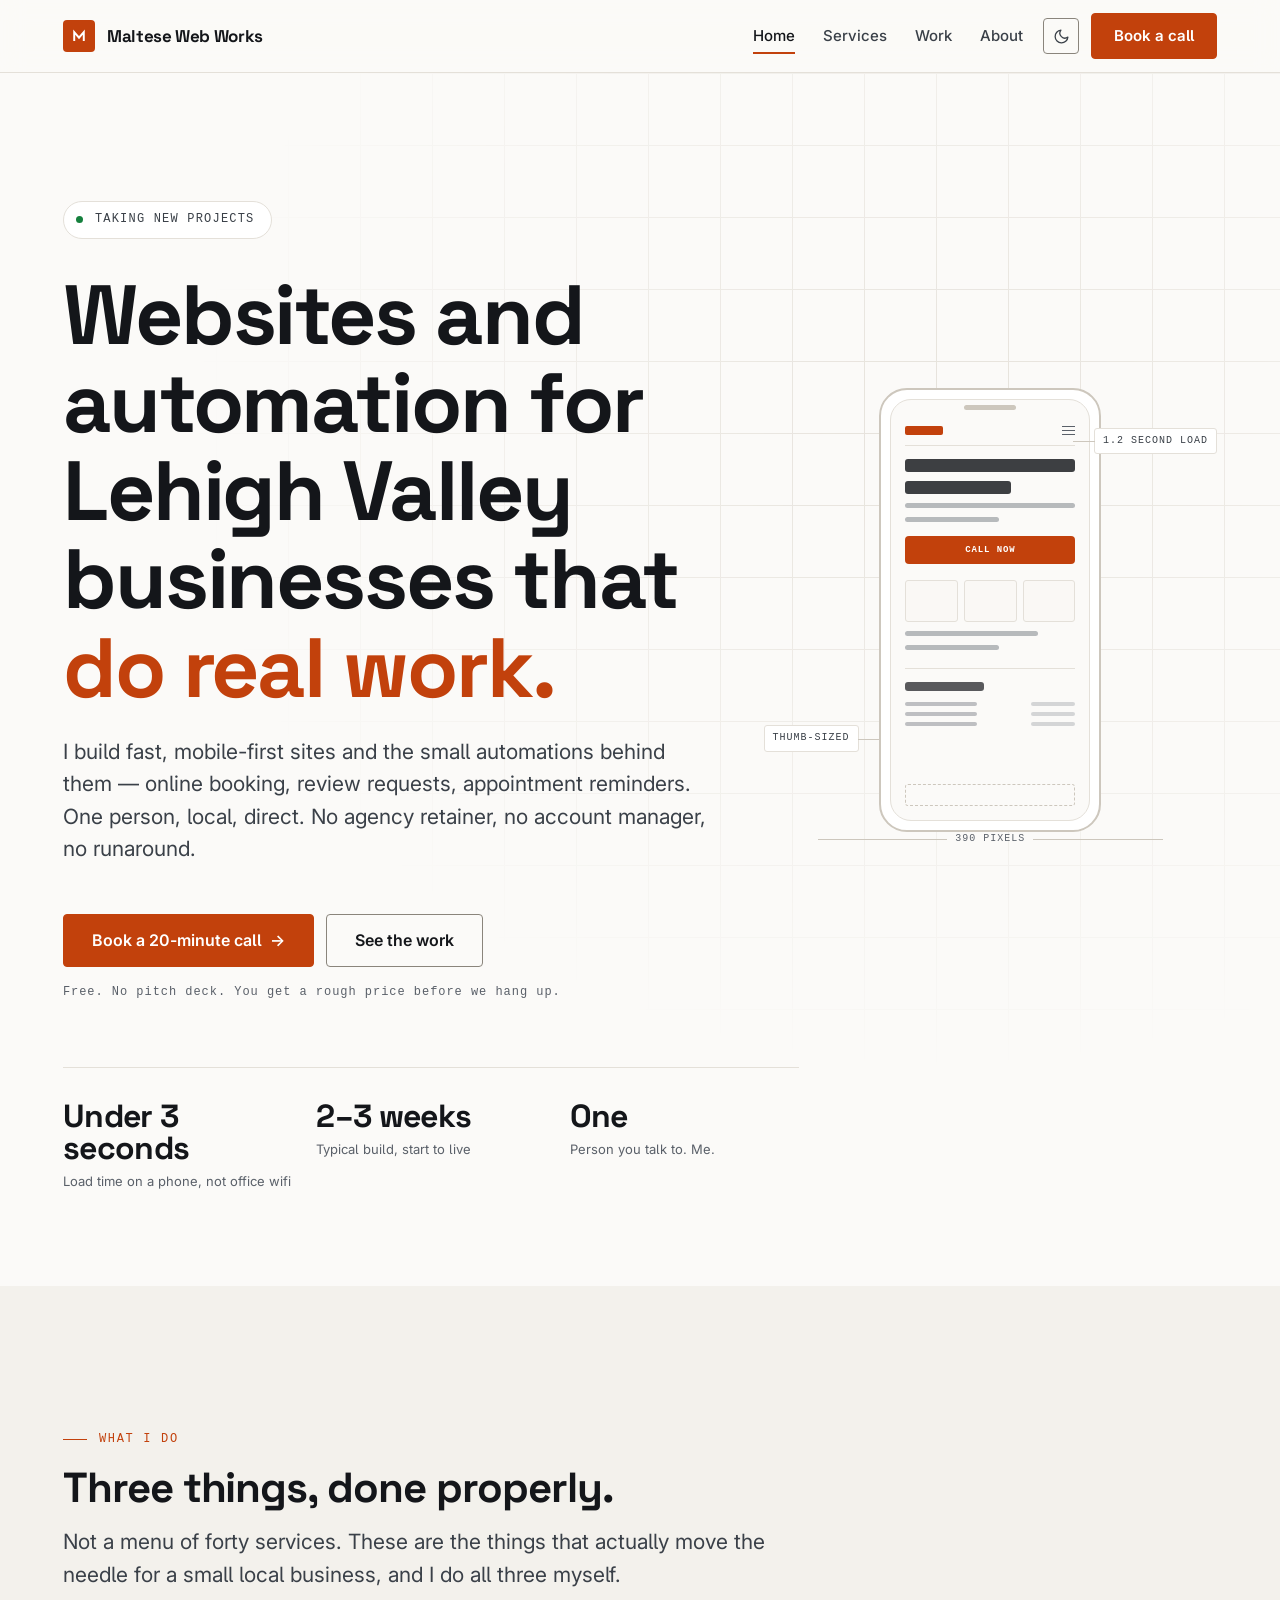
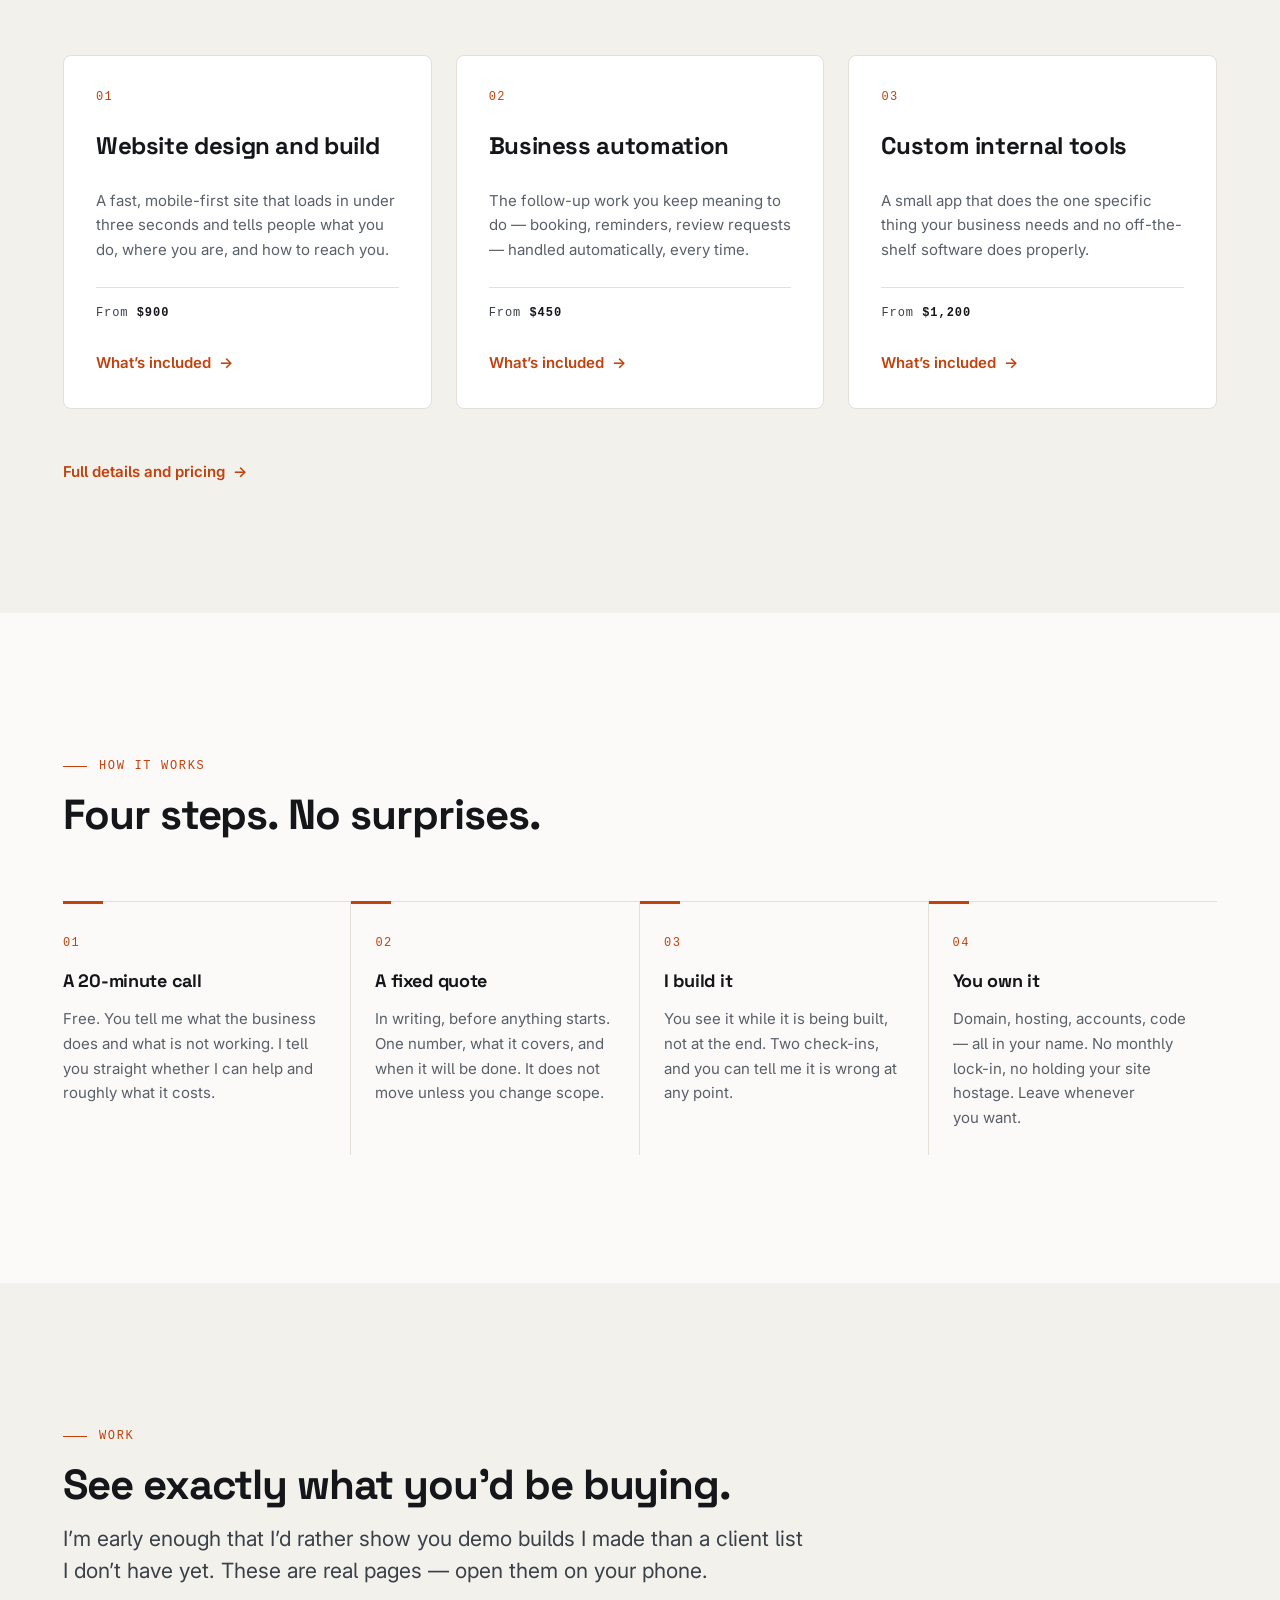
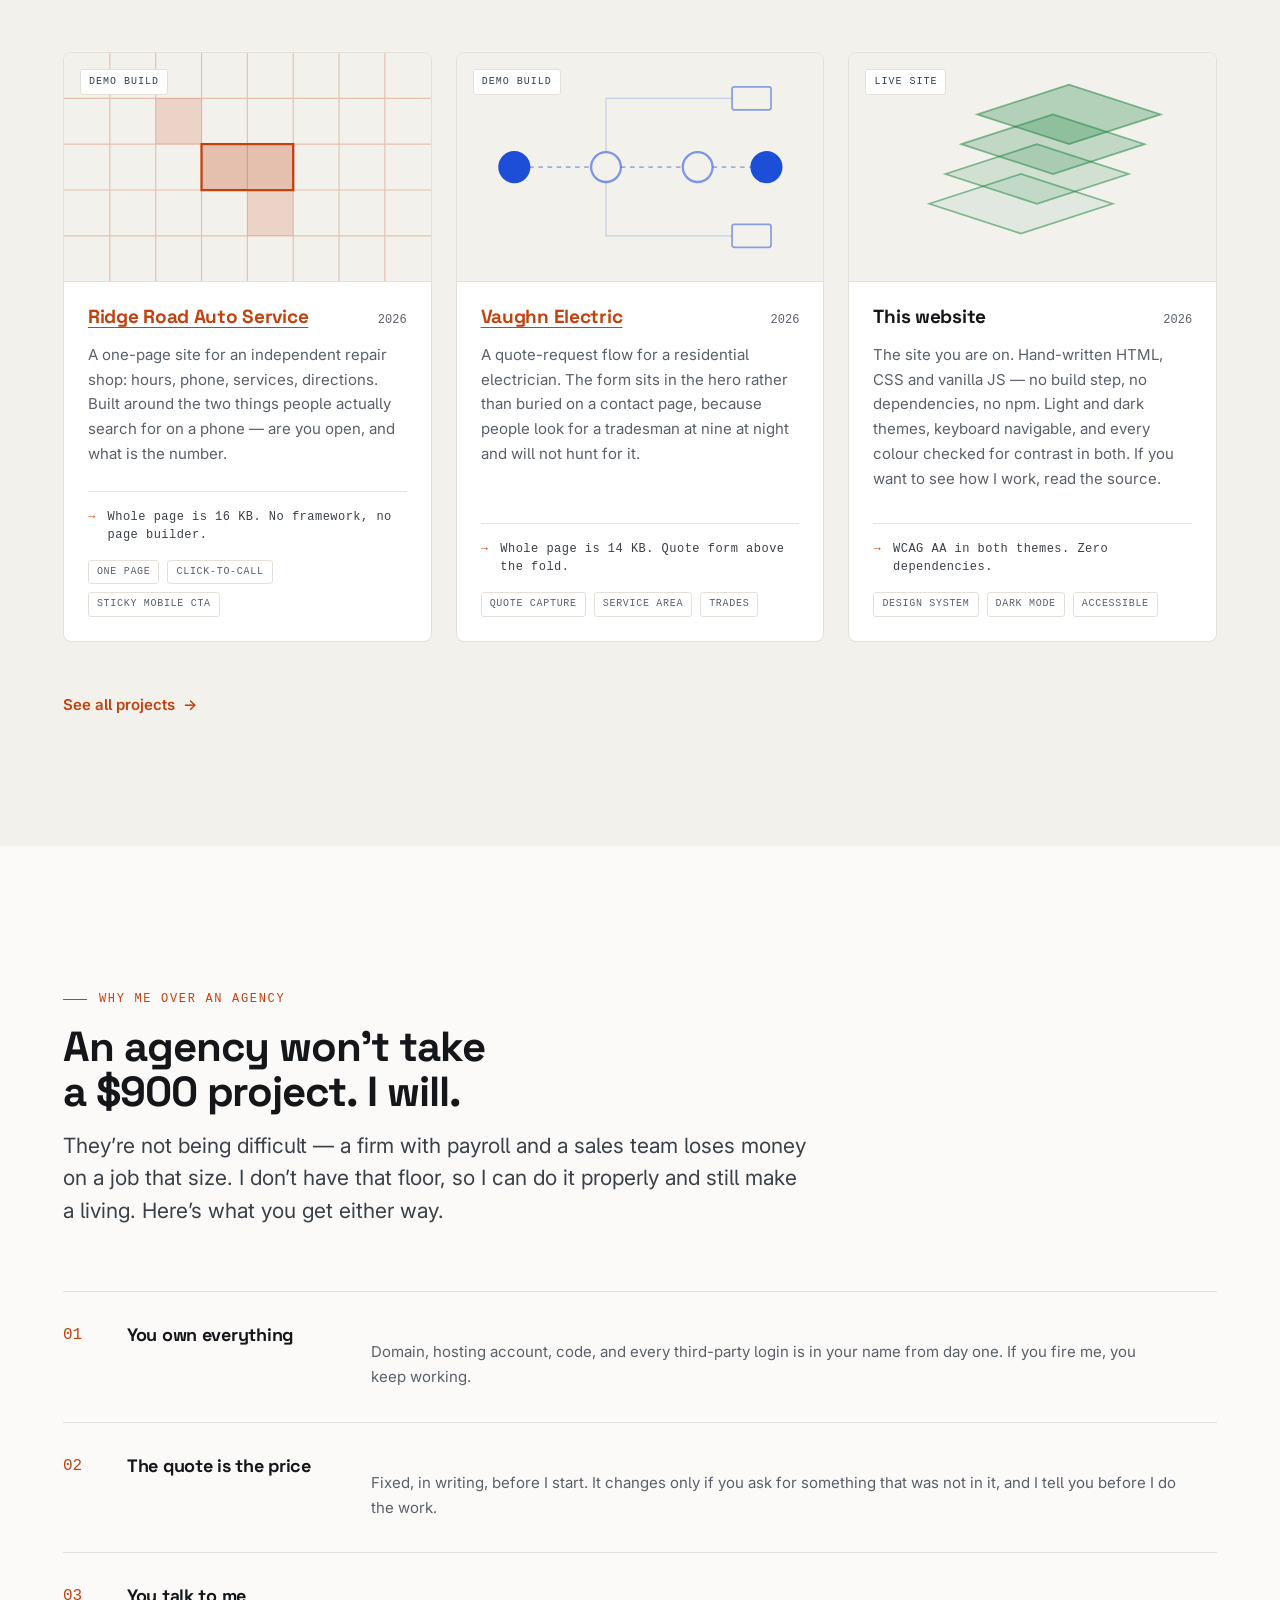
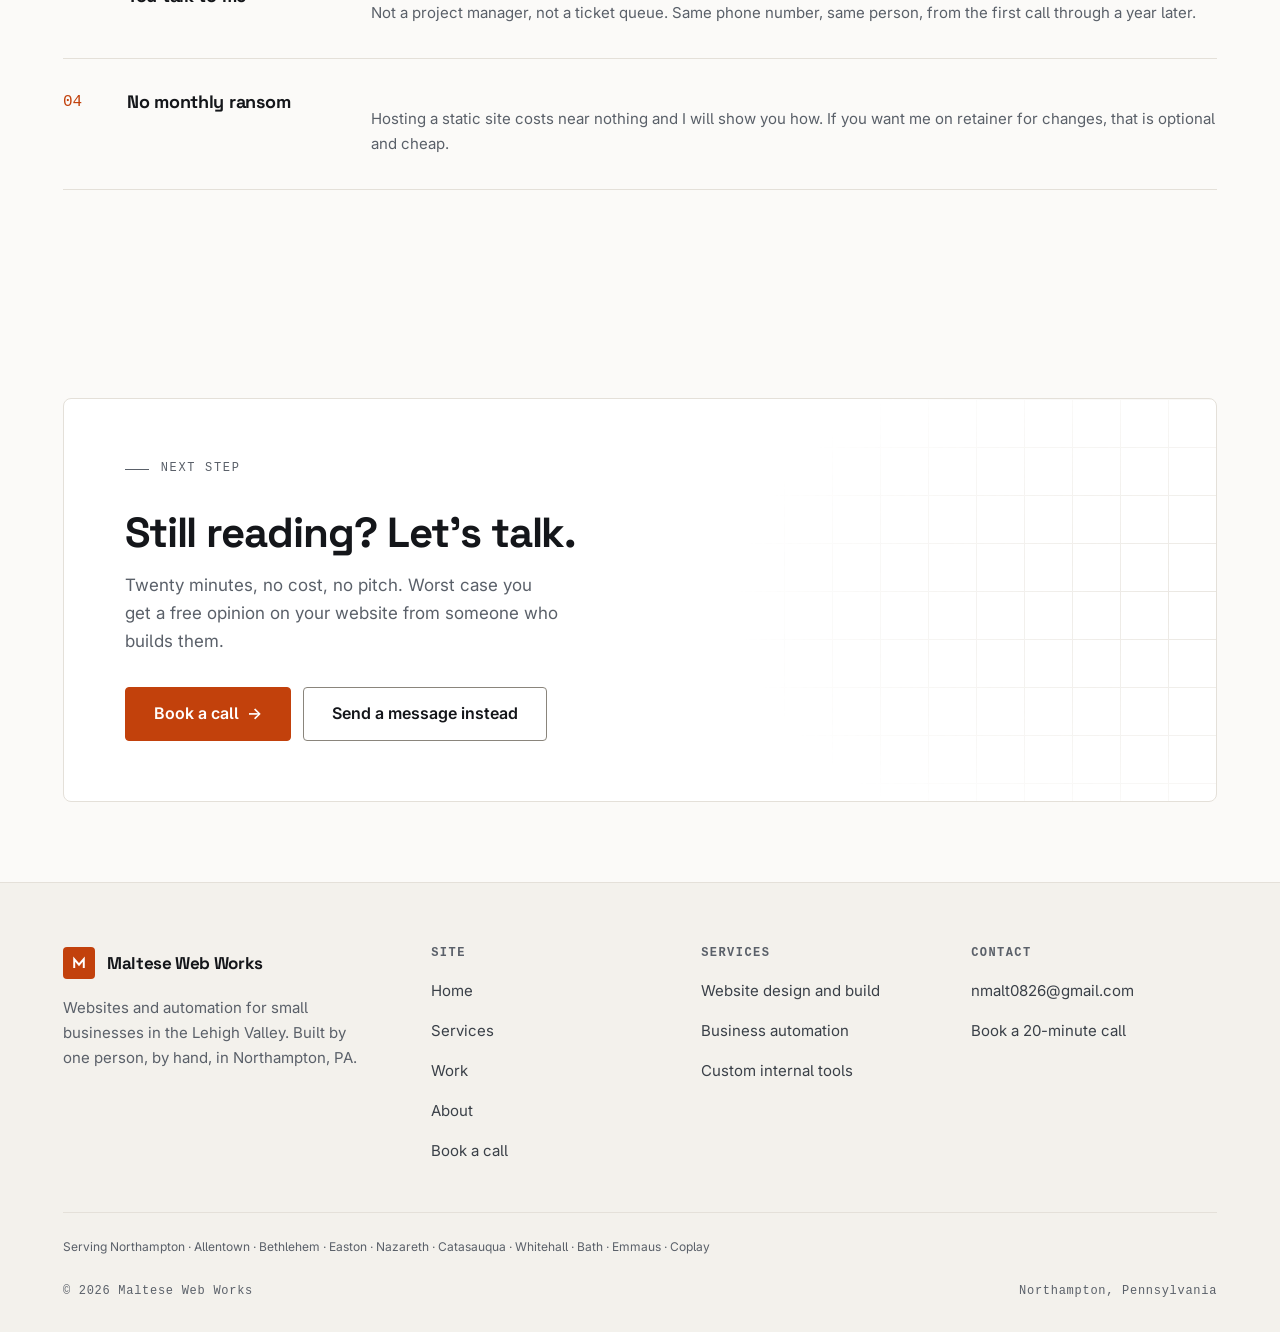
<file: index.html>
<!DOCTYPE html>
<html lang="en">
<head>
<meta charset="utf-8">
<meta name="viewport" content="width=device-width, initial-scale=1">

<title>Maltese Web Works — Websites and automation for Lehigh Valley businesses</title>
<meta name="description" content="Fast, mobile-first websites and business automation for small businesses in Northampton and the Lehigh Valley. One person, local, fixed prices. Websites from $900.">

<link rel="canonical" href="https://web-agency-site.nmalt0826.workers.dev/">
<link rel="icon" href="assets/favicon.svg" type="image/svg+xml">

<meta property="og:type" content="website">
<meta property="og:title" content="Maltese Web Works — Websites and automation for Lehigh Valley businesses">
<meta property="og:description" content="Fast, mobile-first websites and business automation for small local businesses. One person, local, fixed prices.">
<meta name="theme-color" content="#c2410c">

<!-- Apply the saved theme before first paint so there's no flash. -->
<script>
  (function () {
    try {
      var t = localStorage.getItem('maltese-theme');
      if (t === 'dark' || t === 'light') document.documentElement.setAttribute('data-theme', t);
    } catch (e) { /* private browsing */ }
  })();
</script>

<link rel="preconnect" href="https://fonts.googleapis.com">
<link rel="preconnect" href="https://fonts.gstatic.com" crossorigin>
<link rel="stylesheet" href="https://fonts.googleapis.com/css2?family=Inter:wght@400;500;600&family=Space+Grotesk:wght@500;700&display=swap">
<link rel="stylesheet" href="css/style.css">
</head>

<body>
<a class="skip-link" href="#main">Skip to content</a>

<!-- ============================================================
     HEADER — duplicated in all six pages. Edit them all together.
     ============================================================ -->
<header class="site-header">
  <div class="wrap site-header__inner">
    <a class="logo" href="index.html">
      <span class="logo__mark" aria-hidden="true"><svg viewBox="0 0 64 64" focusable="false"><path d="M15 46V18l17 20 17-20v28"/></svg></span>
      <span data-render="biz-name">Maltese Web Works</span>
    </a>

    <button class="nav-toggle" type="button" aria-expanded="false" aria-controls="primary-nav">
      <span class="nav-toggle__bars" aria-hidden="true"><span></span><span></span><span></span></span>
      Menu
    </button>

    <nav class="nav" id="primary-nav" aria-label="Primary">
      <ul class="nav__list">
        <li><a class="nav__link" href="index.html" aria-current="page">Home</a></li>
        <li><a class="nav__link" href="services.html">Services</a></li>
        <li><a class="nav__link" href="work.html">Work</a></li>
        <li><a class="nav__link" href="about.html">About</a></li>
      </ul>
      <div class="nav__actions">
        <button class="theme-toggle" type="button" aria-label="Switch to dark theme">
          <svg class="icon-moon" viewBox="0 0 24 24" fill="none" stroke="currentColor" stroke-width="1.8" stroke-linecap="round" stroke-linejoin="round" aria-hidden="true"><path d="M21 12.8A9 9 0 1 1 11.2 3a7 7 0 0 0 9.8 9.8z"/></svg>
          <svg class="icon-sun" viewBox="0 0 24 24" fill="none" stroke="currentColor" stroke-width="1.8" stroke-linecap="round" stroke-linejoin="round" aria-hidden="true"><circle cx="12" cy="12" r="4"/><path d="M12 2v2M12 20v2M4.9 4.9l1.4 1.4M17.7 17.7l1.4 1.4M2 12h2M20 12h2M4.9 19.1l1.4-1.4M17.7 6.3l1.4-1.4"/></svg>
        </button>
        <a class="btn btn--primary" href="book.html">Book a call</a>
      </div>
    </nav>
  </div>
</header>

<main id="main">

  <!-- ========================= HERO ========================= -->
  <section class="hero">
    <div class="wrap hero__inner">
      <div class="hero__grid">

        <div class="hero__content">
          <p class="hero__status">
            <span class="hero__dot" aria-hidden="true"></span>
            Taking new projects
          </p>

          <h1 class="hero__title" data-render="hero-title">
            Websites and automation for Lehigh Valley businesses that <em>do real work.</em>
          </h1>

          <p class="lead hero__sub" data-render="hero-sub">
            I build fast, mobile-first sites and the small automations behind them — online
            booking, review requests, appointment reminders. One person, local, direct.
          </p>

          <div class="hero__cta">
            <div class="btn-row">
              <a class="btn btn--primary btn--lg" href="book.html">
                Book a 20-minute call <span class="btn__arrow" aria-hidden="true">→</span>
              </a>
              <a class="btn btn--ghost btn--lg" href="work.html">See the work</a>
            </div>
            <p class="hero__note">Free. No pitch deck. You get a rough price before we hang up.</p>
          </div>
        </div>

        <!-- Decorative hero figure: a phone wireframe drawn entirely in CSS, annotated
             like a technical drawing. Reinforces "mobile-first" and the blueprint
             direction without a single image. Hidden from assistive tech — it carries
             no information the copy doesn't already state. -->
        <div class="hero__figure" aria-hidden="true">
          <div class="device">
            <span class="device__ear"></span>
            <div class="device__screen">
              <div class="wf wf__topbar">
                <span class="wf__logo"></span>
                <span class="wf__menu"><i></i><i></i><i></i></span>
              </div>
              <div class="wf__block wf__h1"></div>
              <div class="wf__block wf__h1 is-short"></div>
              <div class="wf__block wf__line"></div>
              <div class="wf__block wf__line is-short"></div>
              <div class="wf__btn">Call now</div>
              <div class="wf__cards">
                <span></span><span></span><span></span>
              </div>
              <div class="wf__block wf__line is-mid"></div>
              <div class="wf__block wf__line is-short"></div>
              <div class="wf__hr"></div>
              <div class="wf__block wf__h2"></div>
              <div class="wf__rows">
                <span><i></i><b></b></span>
                <span><i></i><b></b></span>
                <span><i></i><b></b></span>
              </div>
              <div class="wf__foot"></div>
            </div>
          </div>

          <span class="dim dim--width"><i></i>390 pixels<i></i></span>
          <span class="dim dim--speed">1.2 second load</span>
          <span class="dim dim--tap">Thumb-sized</span>
        </div>

      </div>

      <div class="stats" data-render="hero-stats"></div>
    </div>
  </section>

  <!-- ======================= SERVICES ======================= -->
  <section class="section section--alt" aria-labelledby="services-heading">
    <div class="wrap">
      <div class="section-head reveal">
        <p class="eyebrow">What I do</p>
        <h2 id="services-heading">Three things, done properly.</h2>
        <p class="lead">
          Not a menu of forty services. These are the things that actually move the
          needle for a small local business, and I do all three myself.
        </p>
      </div>

      <noscript>
        <div class="noscript-note">
          <p><strong>This section needs JavaScript to list the three services.</strong>
          Everything else on the site works without it.</p>
          <p>If you would rather skip all that: I am Nick, I build websites and
          automation for small businesses around Northampton, PA. Head to the
          <a href="book.html">booking page</a> and we can just talk.</p>
        </div>
      </noscript>

      <div class="grid grid--3 reveal-group" data-render="services-cards"></div>

      <p style="margin-top: var(--s-7)">
        <a class="arrow-link" href="services.html">Full details and pricing</a>
      </p>
    </div>
  </section>

  <!-- ======================= PROCESS ======================== -->
  <section class="section" aria-labelledby="process-heading">
    <div class="wrap">
      <div class="section-head reveal">
        <p class="eyebrow">How it works</p>
        <h2 id="process-heading">Four steps. No surprises.</h2>
      </div>

      <div class="process" data-render="process"></div>
    </div>
  </section>

  <!-- ==================== PORTFOLIO STRIP =================== -->
  <section class="section section--alt" aria-labelledby="work-heading">
    <div class="wrap">
      <div class="section-head reveal">
        <p class="eyebrow">Work</p>
        <h2 id="work-heading">See exactly what you’d be buying.</h2>
        <p class="lead">
          I’m early enough that I’d rather show you demo builds I made than a client
          list I don’t have yet. These are real pages — open them on your phone.
        </p>
      </div>

      <div class="strip reveal-group" data-render="projects-strip"></div>

      <p style="margin-top: var(--s-7)">
        <a class="arrow-link" href="work.html">See all projects</a>
      </p>
    </div>
  </section>

  <!-- ===================== COMMITMENTS ====================== -->
  <section class="section" aria-labelledby="commit-heading">
    <div class="wrap">
      <div class="section-head reveal">
        <p class="eyebrow">Why me over an agency</p>
        <h2 id="commit-heading">An agency won’t take a $900 project. I will.</h2>
        <p class="lead">
          They’re not being difficult — a firm with payroll and a sales team loses money
          on a job that size. I don’t have that floor, so I can do it properly and still
          make a living. Here’s what you get either way.
        </p>
      </div>

      <div class="commit-list" data-render="commitments"></div>
    </div>
  </section>

  <!-- ========================= CTA ========================== -->
  <section class="section section--tight">
    <div class="wrap">
      <div class="cta-band reveal">
        <div class="cta-band__inner">
          <p class="eyebrow">Next step</p>
          <h2 data-render="cta-heading">Still reading? Let’s talk.</h2>
          <p data-render="cta-body">
            Twenty minutes, no cost, no pitch.
          </p>
          <div class="btn-row">
            <a class="btn btn--primary btn--lg" href="book.html">
              <span data-render="cta-button">Book a call</span>
              <span class="btn__arrow" aria-hidden="true">→</span>
            </a>
            <a class="btn btn--ghost btn--lg" href="book.html#contact">Send a message instead</a>
          </div>
        </div>
      </div>
    </div>
  </section>

</main>

<!-- ============================================================
     FOOTER — duplicated in all six pages. Edit them all together.
     ============================================================ -->
<footer class="site-footer">
  <div class="wrap">
    <div class="footer-grid">
      <div class="footer__brand">
        <a class="logo" href="index.html">
          <span class="logo__mark" aria-hidden="true"><svg viewBox="0 0 64 64" focusable="false"><path d="M15 46V18l17 20 17-20v28"/></svg></span>
          <span data-render="biz-name">Maltese Web Works</span>
        </a>
        <p>
          Websites and automation for small businesses in the Lehigh Valley.
          Built by one person, by hand, in Northampton, PA.
        </p>
      </div>

      <div>
        <h2 class="footer__head">Site</h2>
        <ul class="footer__list">
          <li><a href="index.html">Home</a></li>
          <li><a href="services.html">Services</a></li>
          <li><a href="work.html">Work</a></li>
          <li><a href="about.html">About</a></li>
          <li><a href="book.html">Book a call</a></li>
        </ul>
      </div>

      <div>
        <h2 class="footer__head">Services</h2>
        <ul class="footer__list">
          <li><a href="services.html#websites">Website design and build</a></li>
          <li><a href="services.html#automation">Business automation</a></li>
          <li><a href="services.html#tools">Custom internal tools</a></li>
        </ul>
      </div>

      <div>
        <h2 class="footer__head">Contact</h2>
        <ul class="footer__list">
          <li><a href="#" data-render="biz-email">nmalt0826@gmail.com</a></li>
          <!-- No phone published yet. To add one: set business.phone in
               data/site-content.js AND restore this line in all six pages —
               <li><a href="#" data-render="biz-phone">YOUR NUMBER</a></li> -->
          <li><a href="book.html">Book a 20-minute call</a></li>
        </ul>
      </div>
    </div>

    <p class="footer-area" data-render="service-area"></p>

    <div class="footer-bottom">
      <span>© <span data-year>2026</span> <span data-render="biz-name">Maltese Web Works</span></span>
      <span>Northampton, Pennsylvania</span>
    </div>
  </div>
</footer>

<script src="data/site-content.js"></script>
<script src="js/main.js"></script>
<script src="js/render.js"></script>
</body>
</html>
</file>
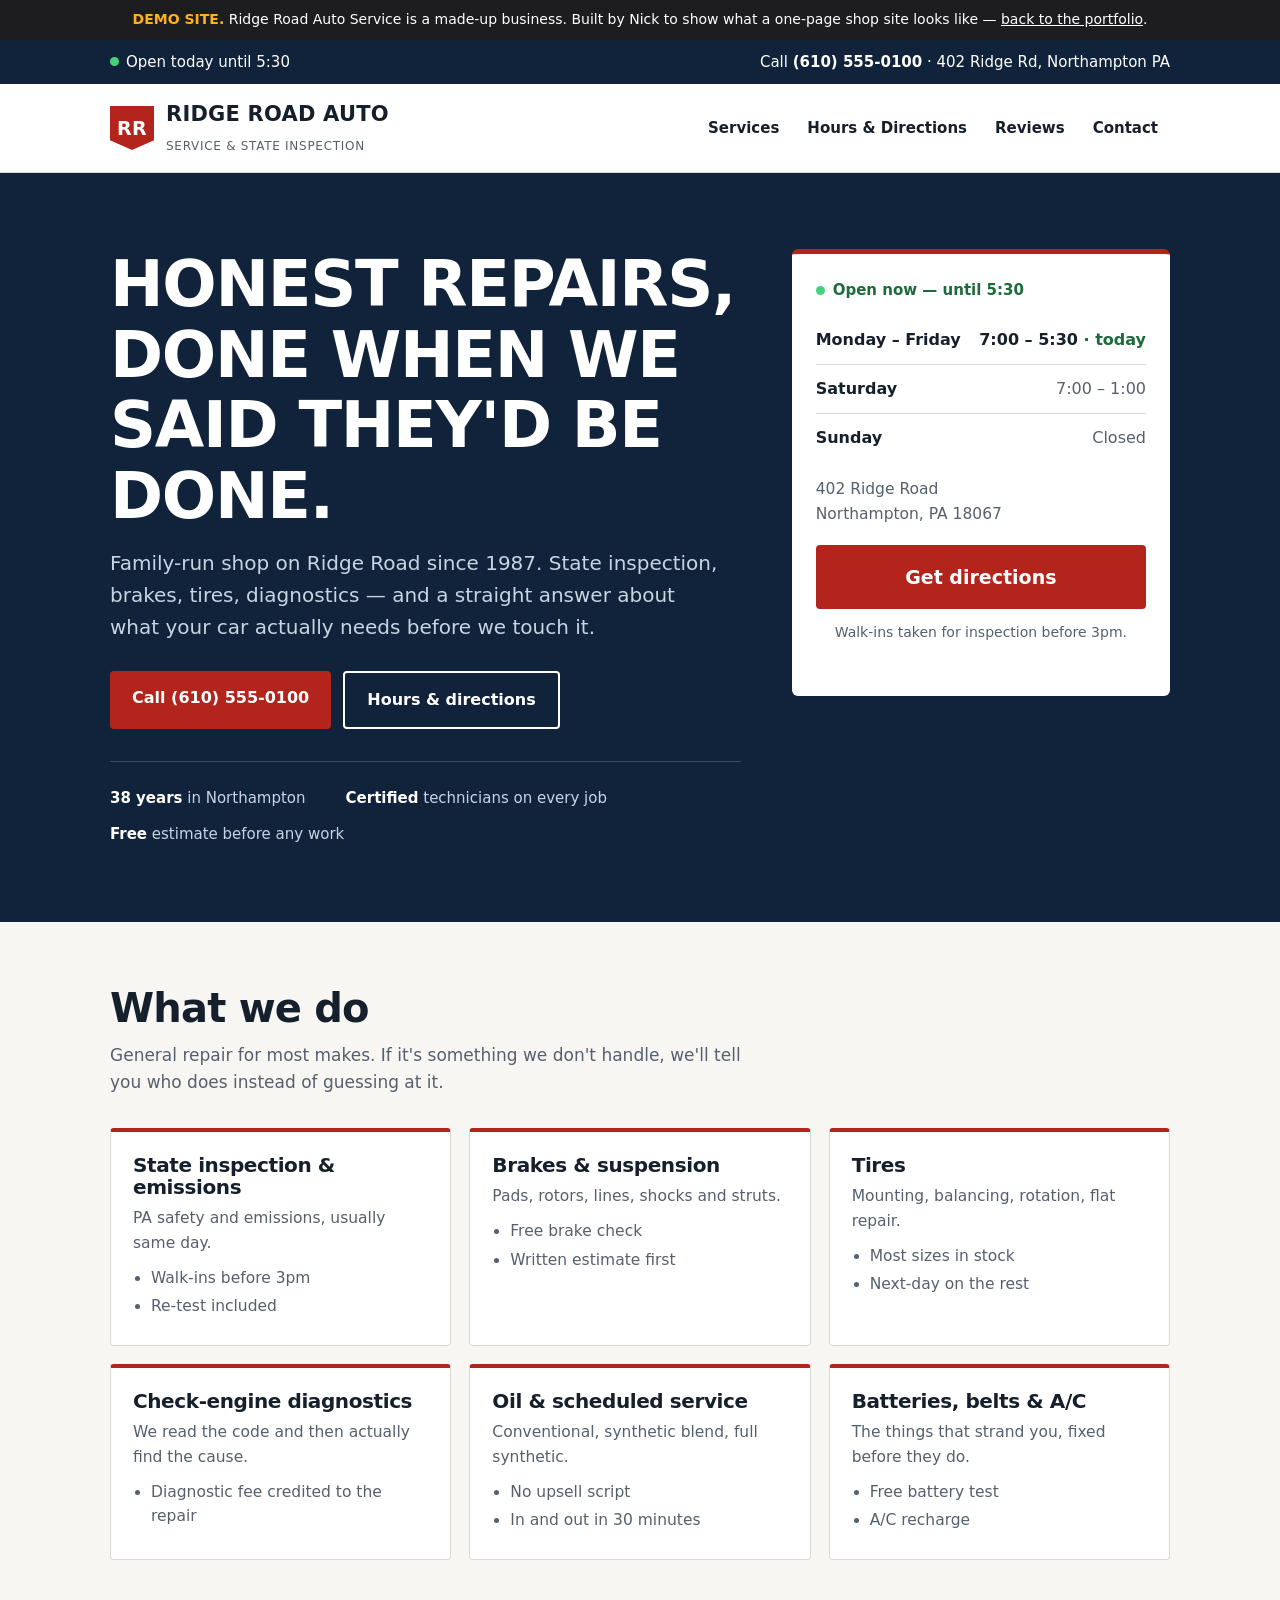
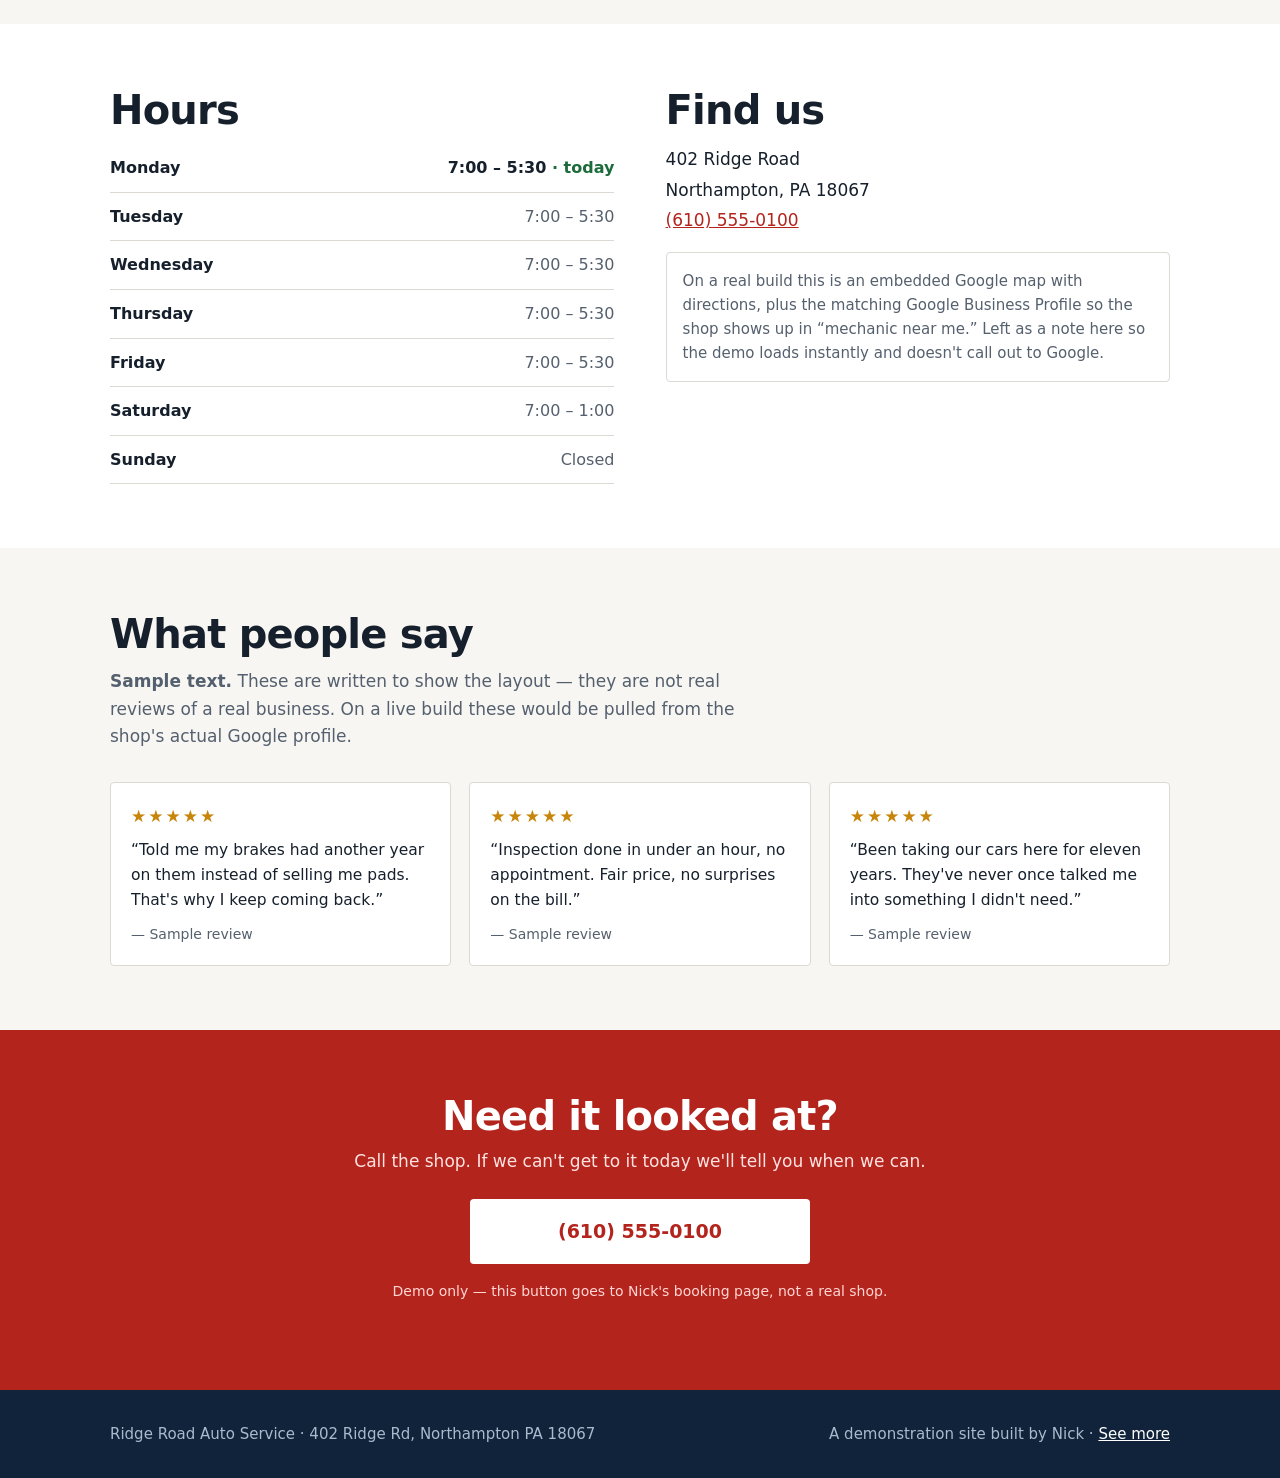
<file: demos/auto-shop/index.html>
<!DOCTYPE html>
<html lang="en">
<head>
<meta charset="utf-8">
<meta name="viewport" content="width=device-width, initial-scale=1">
<title>DEMO — Ridge Road Auto Service | Northampton, PA</title>
<meta name="description" content="Demonstration website. Ridge Road Auto Service is a fictional business used to show what a single-page site for an independent repair shop looks like.">
<!-- Demo pages must never compete with the real site in search. -->
<meta name="robots" content="noindex, nofollow">
<link rel="stylesheet" href="style.css">
</head>
<body>

<!-- ══════════════════════════════════════════════════════════════════════
     This ribbon is not decoration. Anyone landing here must know within one
     second that this is a demonstration and not a real repair shop.
     ══════════════════════════════════════════════════════════════════════ -->
<div class="demo-bar">
  <strong>DEMO SITE.</strong> Ridge Road Auto Service is a made-up business.
  Built by Nick to show what a one-page shop site looks like —
  <a href="../../work.html">back to the portfolio</a>.
</div>

<div class="callbar">
  <div class="wrap">
    <span class="open-now"><span class="open-dot" aria-hidden="true"></span> Open today until 5:30</span>
    <span>Call <a href="#contact">(610) 555-0100</a> · 402 Ridge Rd, Northampton PA</span>
  </div>
</div>

<header class="site">
  <div class="wrap">
    <a class="brand" href="#top">
      <span class="brand__mark" aria-hidden="true">RR</span>
      <span>
        <span class="brand__name">Ridge Road Auto</span><br>
        <span class="brand__sub">Service &amp; State Inspection</span>
      </span>
    </a>
    <nav class="main" aria-label="Main">
      <a href="#services">Services</a>
      <a href="#hours">Hours &amp; Directions</a>
      <a href="#reviews">Reviews</a>
      <a href="#contact">Contact</a>
    </nav>
  </div>
</header>

<main id="top">

  <section class="hero">
    <div class="wrap hero__grid">
      <div>
        <h1>Honest repairs, done when we said they'd be done.</h1>
        <p>
          Family-run shop on Ridge Road since 1987. State inspection, brakes,
          tires, diagnostics — and a straight answer about what your car actually
          needs before we touch it.
        </p>
        <div class="hero__actions">
          <a class="btn" href="#contact">Call (610) 555-0100</a>
          <a class="btn btn--ghost" href="#hours" style="color:#fff;border-color:#fff">Hours &amp; directions</a>
        </div>
        <div class="trustline">
          <span><b>38 years</b> in Northampton</span>
          <span><b>Certified</b> technicians on every job</span>
          <span><b>Free</b> estimate before any work</span>
        </div>
      </div>

      <!-- The two things a phone visitor is actually here for, above the fold. -->
      <aside class="hero__card">
        <p class="hero__card-status"><span class="open-dot" aria-hidden="true"></span> Open now — until 5:30</p>
        <table class="hours hours--mini">
          <tbody>
            <tr class="today"><th scope="row">Monday – Friday</th><td>7:00 – 5:30</td></tr>
            <tr><th scope="row">Saturday</th><td>7:00 – 1:00</td></tr>
            <tr><th scope="row">Sunday</th><td>Closed</td></tr>
          </tbody>
        </table>
        <p class="hero__card-addr">
          402 Ridge Road<br>Northampton, PA 18067
        </p>
        <a class="btn btn--big" href="#hours">Get directions</a>
        <p class="hero__card-note">Walk-ins taken for inspection before 3pm.</p>
      </aside>
    </div>
  </section>

  <section id="services">
    <div class="wrap">
      <h2>What we do</h2>
      <p class="lede">
        General repair for most makes. If it's something we don't handle, we'll
        tell you who does instead of guessing at it.
      </p>
      <div class="services">
        <div class="svc">
          <h3>State inspection &amp; emissions</h3>
          <p>PA safety and emissions, usually same day.</p>
          <ul><li>Walk-ins before 3pm</li><li>Re-test included</li></ul>
        </div>
        <div class="svc">
          <h3>Brakes &amp; suspension</h3>
          <p>Pads, rotors, lines, shocks and struts.</p>
          <ul><li>Free brake check</li><li>Written estimate first</li></ul>
        </div>
        <div class="svc">
          <h3>Tires</h3>
          <p>Mounting, balancing, rotation, flat repair.</p>
          <ul><li>Most sizes in stock</li><li>Next-day on the rest</li></ul>
        </div>
        <div class="svc">
          <h3>Check-engine diagnostics</h3>
          <p>We read the code and then actually find the cause.</p>
          <ul><li>Diagnostic fee credited to the repair</li></ul>
        </div>
        <div class="svc">
          <h3>Oil &amp; scheduled service</h3>
          <p>Conventional, synthetic blend, full synthetic.</p>
          <ul><li>No upsell script</li><li>In and out in 30 minutes</li></ul>
        </div>
        <div class="svc">
          <h3>Batteries, belts &amp; A/C</h3>
          <p>The things that strand you, fixed before they do.</p>
          <ul><li>Free battery test</li><li>A/C recharge</li></ul>
        </div>
      </div>
    </div>
  </section>

  <section id="hours" class="section--white">
    <div class="wrap two-col">
      <div>
        <h2>Hours</h2>
        <table class="hours">
          <tbody>
            <tr class="today"><th scope="row">Monday</th><td>7:00 – 5:30</td></tr>
            <tr><th scope="row">Tuesday</th><td>7:00 – 5:30</td></tr>
            <tr><th scope="row">Wednesday</th><td>7:00 – 5:30</td></tr>
            <tr><th scope="row">Thursday</th><td>7:00 – 5:30</td></tr>
            <tr><th scope="row">Friday</th><td>7:00 – 5:30</td></tr>
            <tr><th scope="row">Saturday</th><td>7:00 – 1:00</td></tr>
            <tr><th scope="row">Sunday</th><td>Closed</td></tr>
          </tbody>
        </table>
      </div>
      <div>
        <h2>Find us</h2>
        <address class="addr">
          402 Ridge Road<br>
          Northampton, PA 18067<br>
          <a href="#contact">(610) 555-0100</a>
        </address>
        <div class="map-note">
          On a real build this is an embedded Google map with directions, plus
          the matching Google Business Profile so the shop shows up in
          “mechanic near me.” Left as a note here so the demo loads instantly
          and doesn't call out to Google.
        </div>
      </div>
    </div>
  </section>

  <section id="reviews">
    <div class="wrap">
      <h2>What people say</h2>
      <p class="lede">
        <strong>Sample text.</strong> These are written to show the layout —
        they are not real reviews of a real business. On a live build these
        would be pulled from the shop's actual Google profile.
      </p>
      <div class="reviews">
        <div class="review">
          <div class="stars" aria-label="5 out of 5">★★★★★</div>
          <p>“Told me my brakes had another year on them instead of selling me pads. That's why I keep coming back.”</p>
          <cite>— Sample review</cite>
        </div>
        <div class="review">
          <div class="stars" aria-label="5 out of 5">★★★★★</div>
          <p>“Inspection done in under an hour, no appointment. Fair price, no surprises on the bill.”</p>
          <cite>— Sample review</cite>
        </div>
        <div class="review">
          <div class="stars" aria-label="5 out of 5">★★★★★</div>
          <p>“Been taking our cars here for eleven years. They've never once talked me into something I didn't need.”</p>
          <cite>— Sample review</cite>
        </div>
      </div>
    </div>
  </section>

  <section id="contact" class="cta">
    <div class="wrap">
      <h2>Need it looked at?</h2>
      <p>Call the shop. If we can't get to it today we'll tell you when we can.</p>
      <a class="btn btn--big" href="../../book.html" style="max-width:340px;margin-inline:auto">
        (610) 555-0100
      </a>
      <p style="margin-top:16px;font-size:14px;color:#ffd6d3">
        Demo only — this button goes to Nick's booking page, not a real shop.
      </p>
    </div>
  </section>

</main>

<footer class="site">
  <div class="wrap">
    <span>Ridge Road Auto Service · 402 Ridge Rd, Northampton PA 18067</span>
    <span>A demonstration site built by Nick · <a href="../../index.html">See more</a></span>
  </div>
</footer>

<a class="sticky-call" href="../../book.html">📞 Call the shop</a>

</body>
</html>
</file>
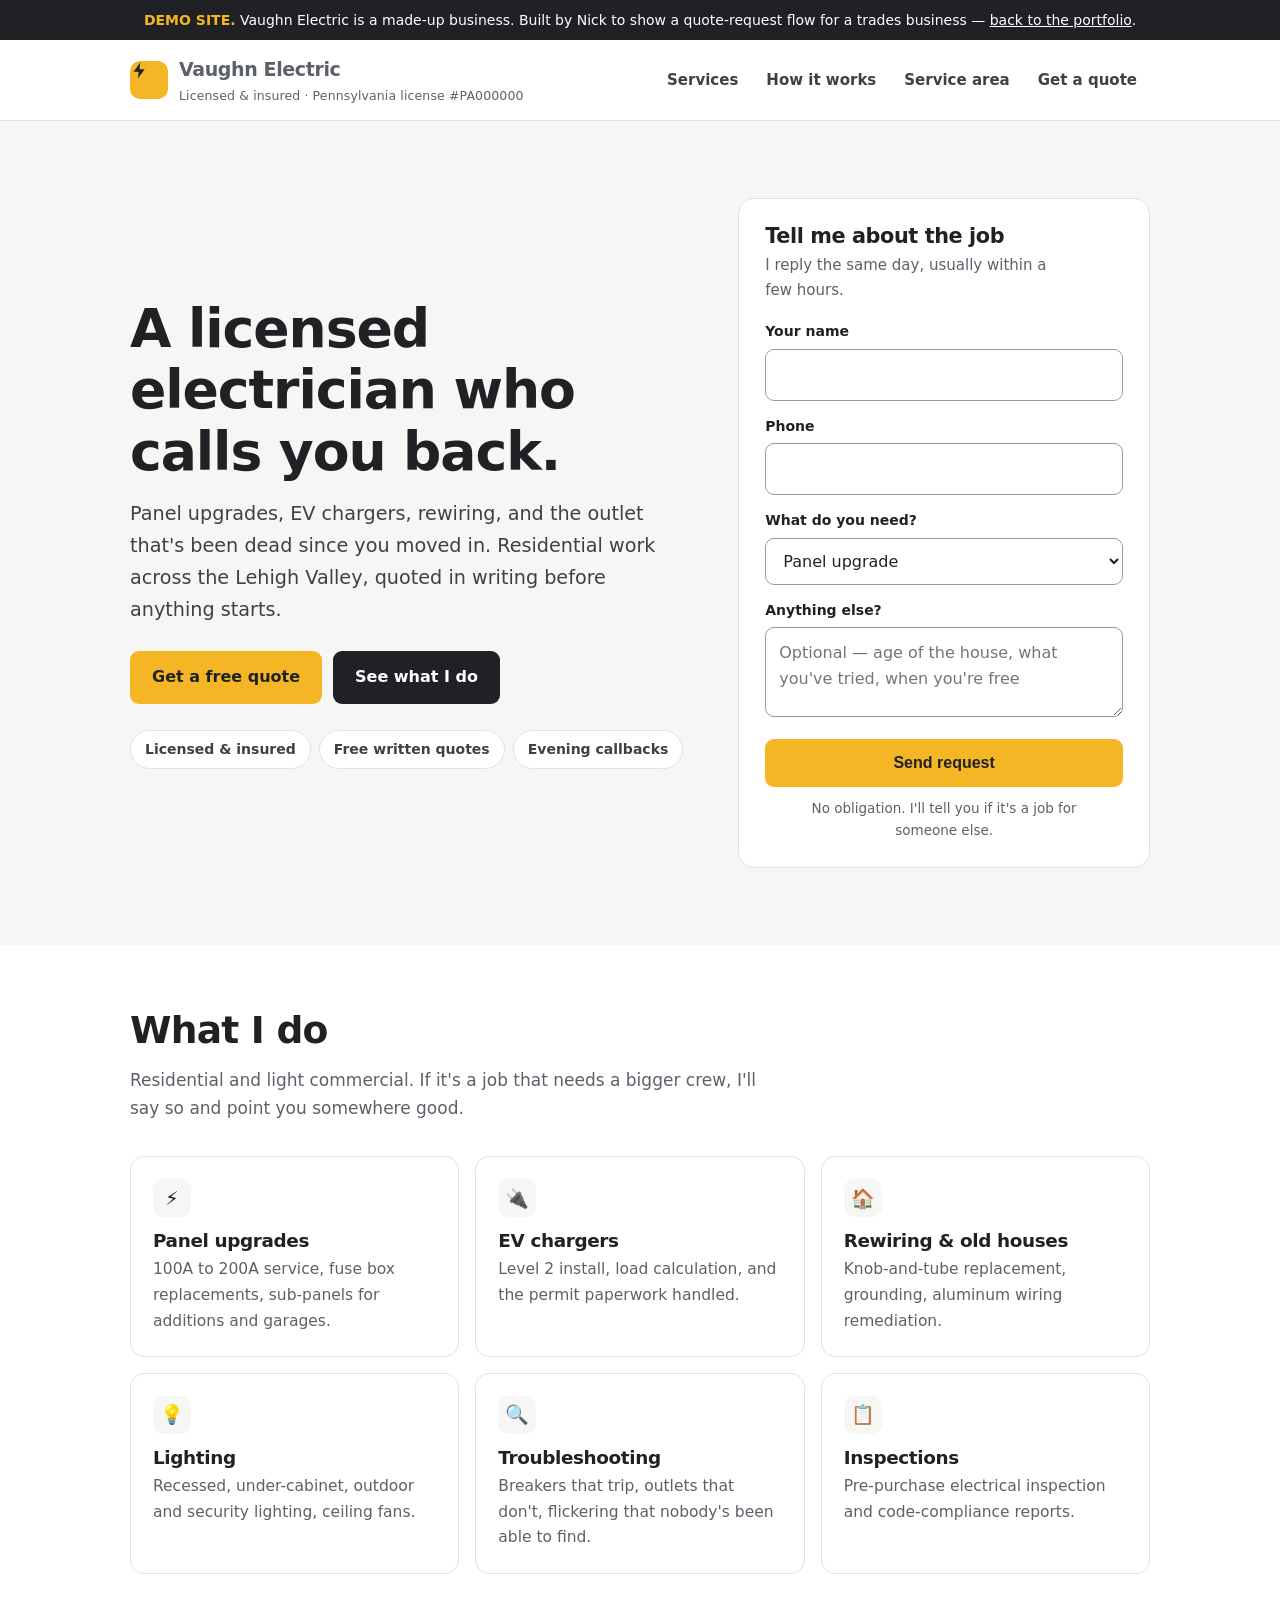
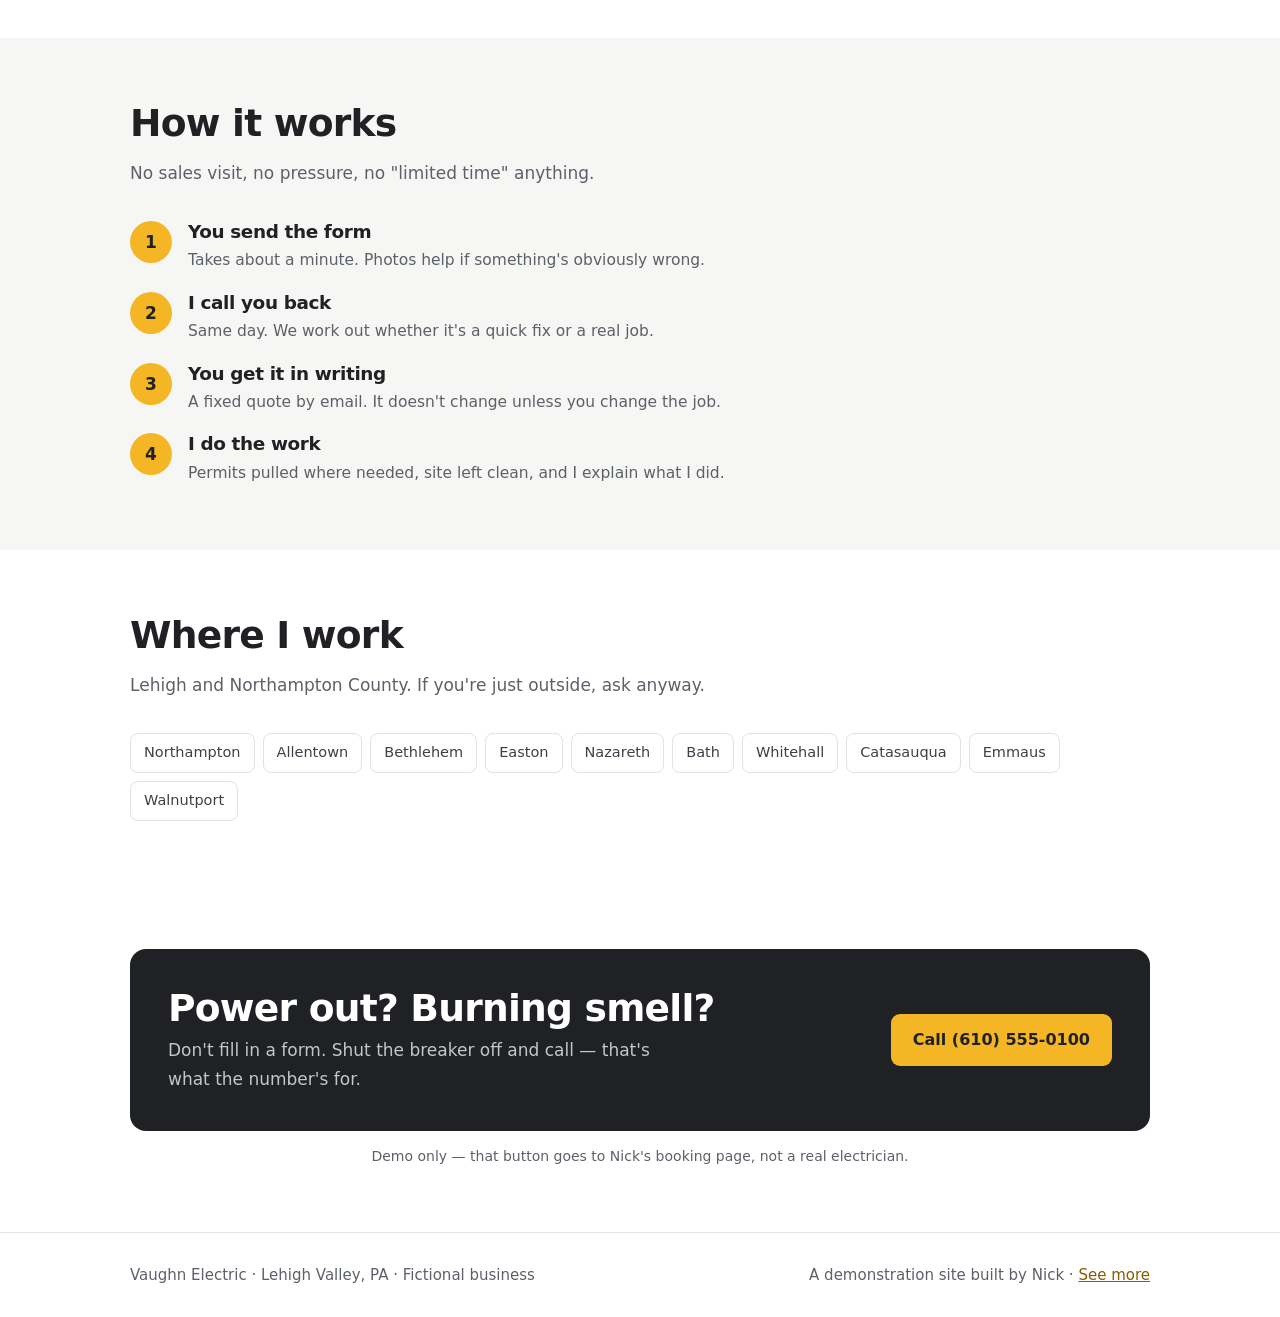
<file: demos/electrician/index.html>
<!DOCTYPE html>
<html lang="en">
<head>
<meta charset="utf-8">
<meta name="viewport" content="width=device-width, initial-scale=1">
<title>DEMO — Vaughn Electric | Lehigh Valley, PA</title>
<meta name="description" content="Demonstration website. Vaughn Electric is a fictional business used to show a quote-request flow for a residential electrician.">
<meta name="robots" content="noindex, nofollow">
<link rel="stylesheet" href="style.css">
</head>
<body>

<div class="demo-bar">
  <strong>DEMO SITE.</strong> Vaughn Electric is a made-up business.
  Built by Nick to show a quote-request flow for a trades business —
  <a href="../../work.html">back to the portfolio</a>.
</div>

<header class="site">
  <div class="wrap">
    <a class="brand" href="#top">
      <span class="bolt" aria-hidden="true">
        <svg viewBox="0 0 24 24" fill="#1f2124"><path d="M13 2 4.5 13.5H11l-1 8.5 8.5-11.5H12l1-8.5z"/></svg>
      </span>
      <span>
        <strong>Vaughn Electric</strong>
        <span>Licensed &amp; insured · Pennsylvania license #PA000000</span>
      </span>
    </a>
    <nav class="main" aria-label="Main">
      <a href="#services">Services</a>
      <a href="#how">How it works</a>
      <a href="#area">Service area</a>
      <a href="#quote">Get a quote</a>
    </nav>
  </div>
</header>

<main id="top">

  <section class="hero">
    <div class="wrap">
      <div>
        <h1>A licensed electrician who calls you back.</h1>
        <p class="sub">
          Panel upgrades, EV chargers, rewiring, and the outlet that's been
          dead since you moved in. Residential work across the Lehigh Valley,
          quoted in writing before anything starts.
        </p>
        <div class="hero__actions">
          <a class="btn" href="#quote">Get a free quote</a>
          <a class="btn btn--dark" href="#services">See what I do</a>
        </div>
        <div class="badges">
          <span class="badge">Licensed &amp; insured</span>
          <span class="badge">Free written quotes</span>
          <span class="badge">Evening callbacks</span>
        </div>
      </div>

      <!-- The point of this demo: capture the job at 9pm without a phone call -->
      <div class="quote-card">
        <h2>Tell me about the job</h2>
        <p>I reply the same day, usually within a few hours.</p>
        <form onsubmit="event.preventDefault();this.querySelector('.form-note').textContent='Demo form — nothing was sent. On a live build this emails the electrician instantly.';">
          <div class="field">
            <label for="n">Your name</label>
            <input id="n" name="name" type="text" autocomplete="name" required>
          </div>
          <div class="field">
            <label for="p">Phone</label>
            <input id="p" name="phone" type="tel" autocomplete="tel" required>
          </div>
          <div class="field">
            <label for="j">What do you need?</label>
            <select id="j" name="job">
              <option>Panel upgrade</option>
              <option>EV charger install</option>
              <option>Outlets / switches</option>
              <option>Lighting</option>
              <option>Something's not working</option>
              <option>Not sure — need advice</option>
            </select>
          </div>
          <div class="field">
            <label for="d">Anything else?</label>
            <textarea id="d" name="detail" placeholder="Optional — age of the house, what you've tried, when you're free"></textarea>
          </div>
          <button class="btn btn--wide" type="submit">Send request</button>
          <p class="form-note">No obligation. I'll tell you if it's a job for someone else.</p>
        </form>
      </div>
    </div>
  </section>

  <section id="services">
    <div class="wrap">
      <h2>What I do</h2>
      <p class="lede">Residential and light commercial. If it's a job that needs a bigger crew, I'll say so and point you somewhere good.</p>
      <div class="grid3">
        <div class="card">
          <div class="ico" aria-hidden="true">⚡</div>
          <h3>Panel upgrades</h3>
          <p>100A to 200A service, fuse box replacements, sub-panels for additions and garages.</p>
        </div>
        <div class="card">
          <div class="ico" aria-hidden="true">🔌</div>
          <h3>EV chargers</h3>
          <p>Level 2 install, load calculation, and the permit paperwork handled.</p>
        </div>
        <div class="card">
          <div class="ico" aria-hidden="true">🏠</div>
          <h3>Rewiring &amp; old houses</h3>
          <p>Knob-and-tube replacement, grounding, aluminum wiring remediation.</p>
        </div>
        <div class="card">
          <div class="ico" aria-hidden="true">💡</div>
          <h3>Lighting</h3>
          <p>Recessed, under-cabinet, outdoor and security lighting, ceiling fans.</p>
        </div>
        <div class="card">
          <div class="ico" aria-hidden="true">🔍</div>
          <h3>Troubleshooting</h3>
          <p>Breakers that trip, outlets that don't, flickering that nobody's been able to find.</p>
        </div>
        <div class="card">
          <div class="ico" aria-hidden="true">📋</div>
          <h3>Inspections</h3>
          <p>Pre-purchase electrical inspection and code-compliance reports.</p>
        </div>
      </div>
    </div>
  </section>

  <section id="how" class="section--grey">
    <div class="wrap">
      <h2>How it works</h2>
      <p class="lede">No sales visit, no pressure, no "limited time" anything.</p>
      <div class="steps">
        <div class="step"><div><h3>You send the form</h3><p>Takes about a minute. Photos help if something's obviously wrong.</p></div></div>
        <div class="step"><div><h3>I call you back</h3><p>Same day. We work out whether it's a quick fix or a real job.</p></div></div>
        <div class="step"><div><h3>You get it in writing</h3><p>A fixed quote by email. It doesn't change unless you change the job.</p></div></div>
        <div class="step"><div><h3>I do the work</h3><p>Permits pulled where needed, site left clean, and I explain what I did.</p></div></div>
      </div>
    </div>
  </section>

  <section id="area">
    <div class="wrap">
      <h2>Where I work</h2>
      <p class="lede">Lehigh and Northampton County. If you're just outside, ask anyway.</p>
      <div class="towns">
        <span class="town">Northampton</span><span class="town">Allentown</span>
        <span class="town">Bethlehem</span><span class="town">Easton</span>
        <span class="town">Nazareth</span><span class="town">Bath</span>
        <span class="town">Whitehall</span><span class="town">Catasauqua</span>
        <span class="town">Emmaus</span><span class="town">Walnutport</span>
      </div>
    </div>
  </section>

  <section id="quote">
    <div class="wrap">
      <div class="emergency">
        <div>
          <h2>Power out? Burning smell?</h2>
          <p>Don't fill in a form. Shut the breaker off and call — that's what the number's for.</p>
        </div>
        <a class="btn" href="../../book.html">Call (610) 555-0100</a>
      </div>
      <p style="margin-top:14px;font-size:14px;color:#5c6169;text-align:center">
        Demo only — that button goes to Nick's booking page, not a real electrician.
      </p>
    </div>
  </section>

</main>

<footer class="site">
  <div class="wrap">
    <span>Vaughn Electric · Lehigh Valley, PA · Fictional business</span>
    <span>A demonstration site built by Nick · <a href="../../index.html">See more</a></span>
  </div>
</footer>

</body>
</html>
</file>
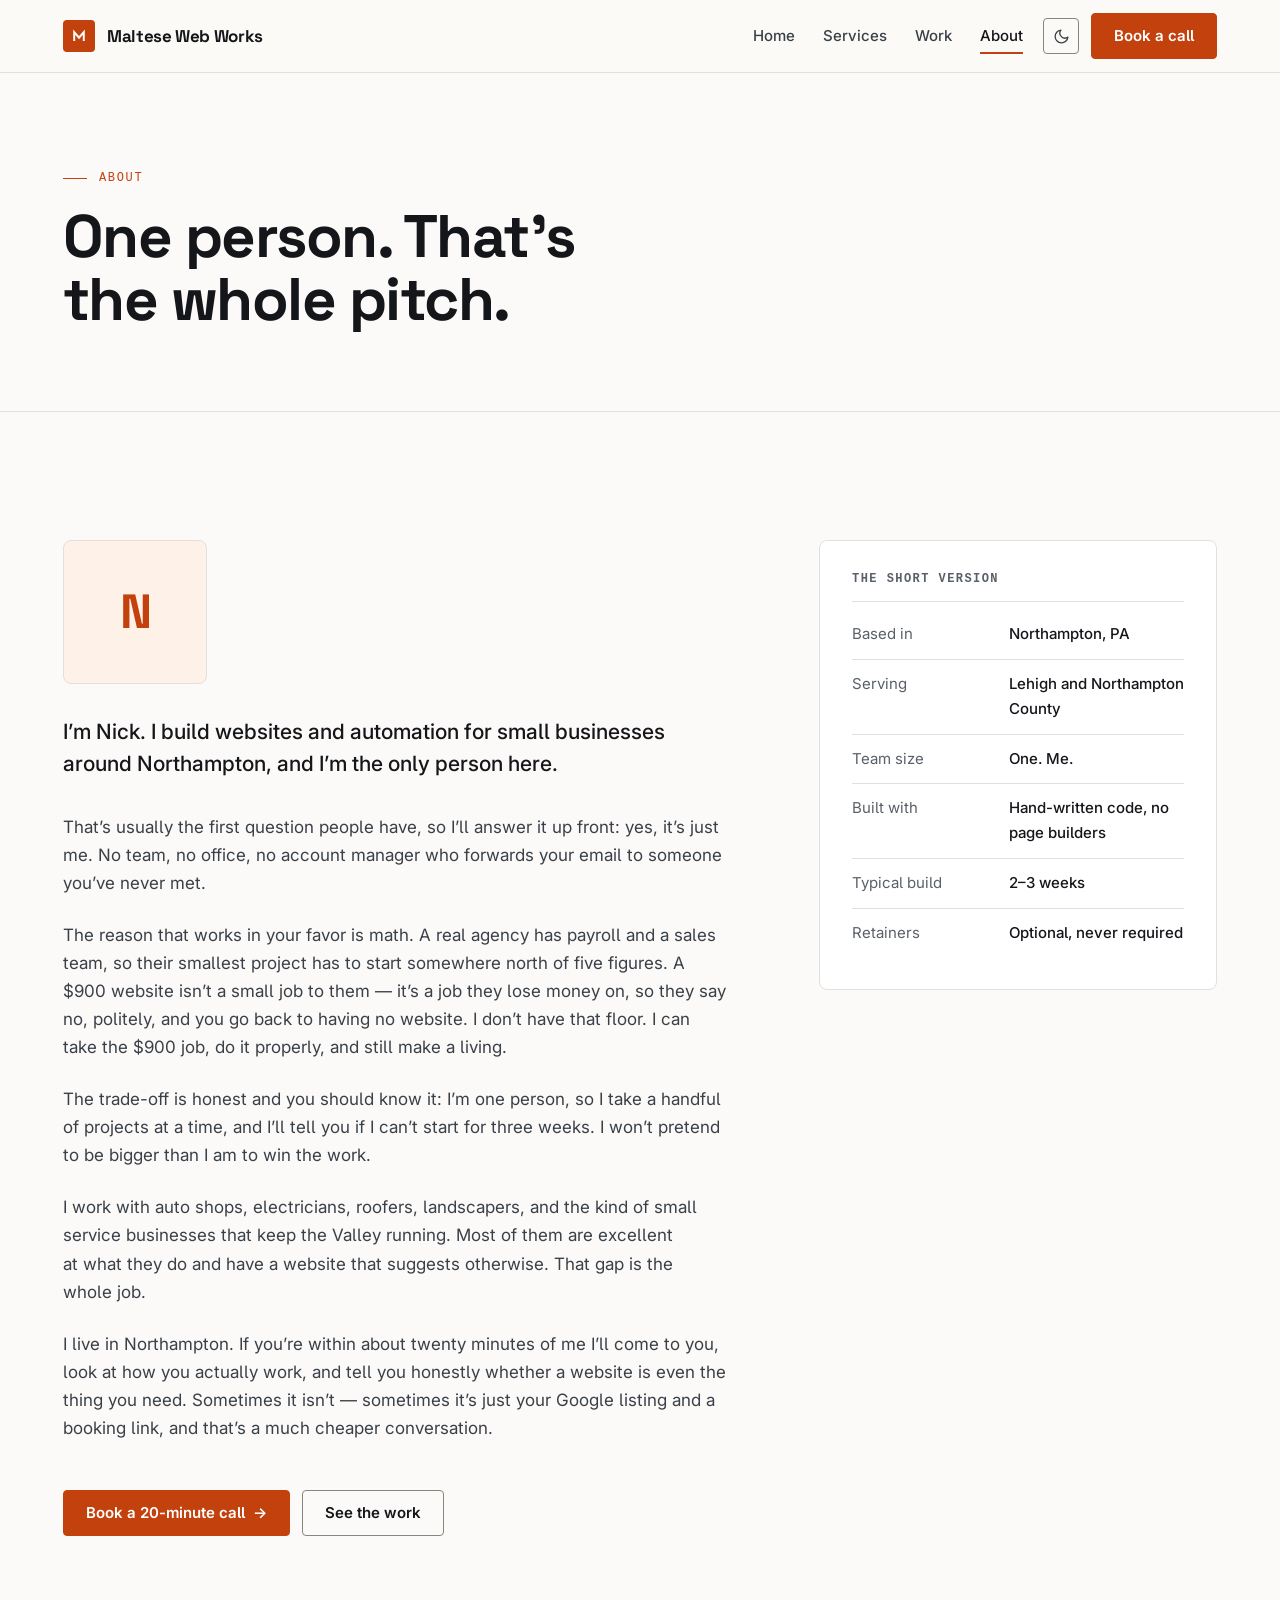
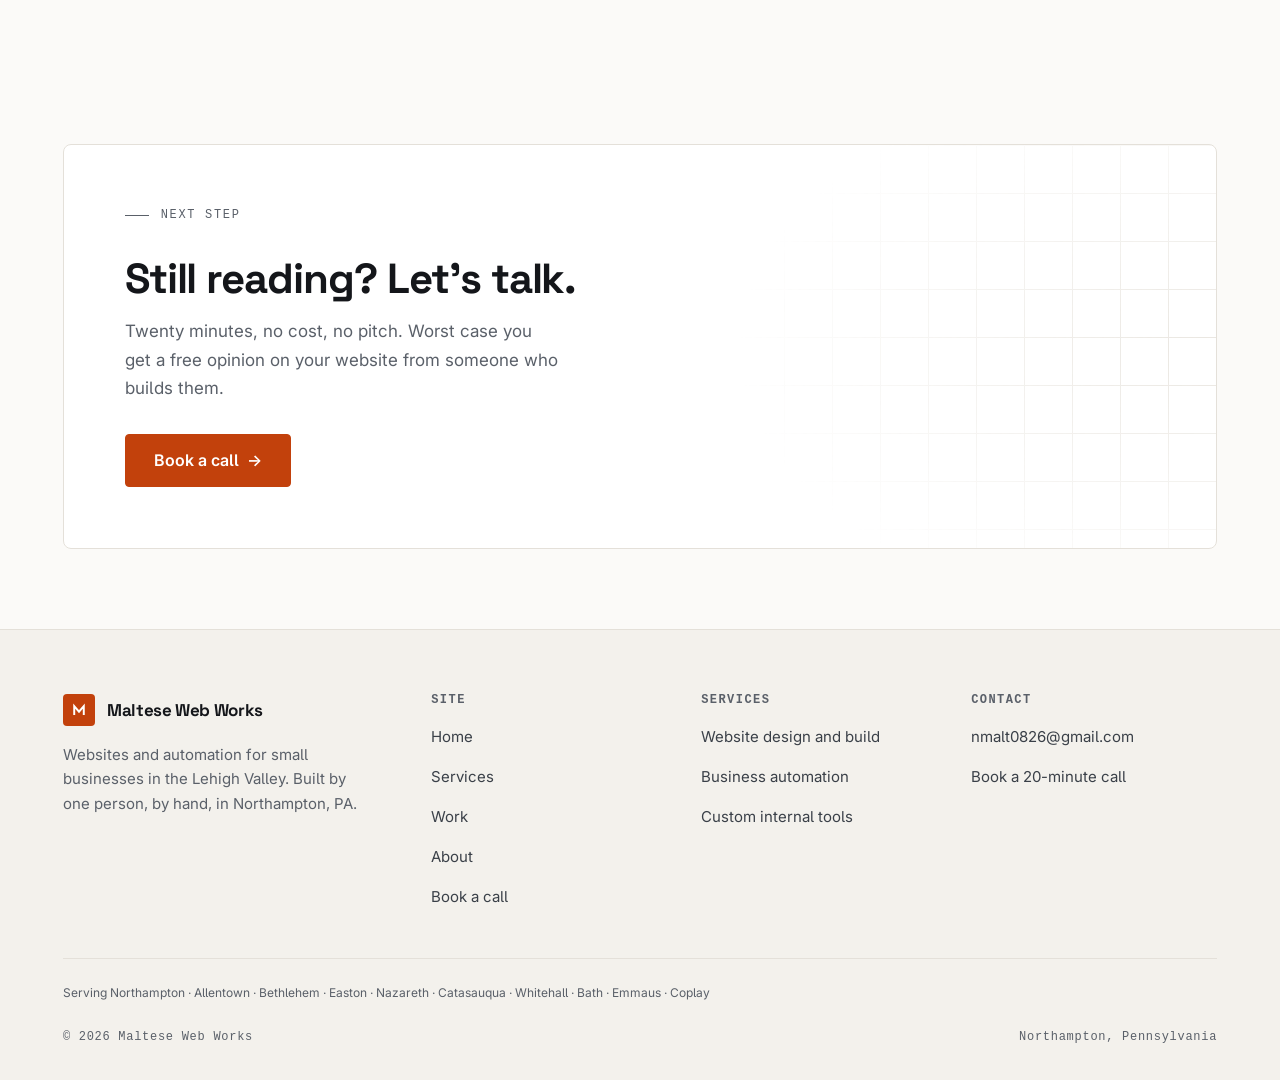
<file: about.html>
<!DOCTYPE html>
<html lang="en">
<head>
<meta charset="utf-8">
<meta name="viewport" content="width=device-width, initial-scale=1">

<title>About — Maltese Web Works</title>
<meta name="description" content="I'm Nick. I build websites and automation for small businesses around Northampton, PA, and I'm the only person here. Here's why that works in your favor.">

<link rel="canonical" href="https://web-agency-site.nmalt0826.workers.dev/about.html">
<link rel="icon" href="assets/favicon.svg" type="image/svg+xml">
<meta name="theme-color" content="#c2410c">

<script>
  (function () {
    try {
      var t = localStorage.getItem('maltese-theme');
      if (t === 'dark' || t === 'light') document.documentElement.setAttribute('data-theme', t);
    } catch (e) {}
  })();
</script>

<link rel="preconnect" href="https://fonts.googleapis.com">
<link rel="preconnect" href="https://fonts.gstatic.com" crossorigin>
<link rel="stylesheet" href="https://fonts.googleapis.com/css2?family=Inter:wght@400;500;600&family=Space+Grotesk:wght@500;700&display=swap">
<link rel="stylesheet" href="css/style.css">
</head>

<body>
<a class="skip-link" href="#main">Skip to content</a>

<header class="site-header">
  <div class="wrap site-header__inner">
    <a class="logo" href="index.html">
      <span class="logo__mark" aria-hidden="true"><svg viewBox="0 0 64 64" focusable="false"><path d="M15 46V18l17 20 17-20v28"/></svg></span>
      <span data-render="biz-name">Maltese Web Works</span>
    </a>

    <button class="nav-toggle" type="button" aria-expanded="false" aria-controls="primary-nav">
      <span class="nav-toggle__bars" aria-hidden="true"><span></span><span></span><span></span></span>
      Menu
    </button>

    <nav class="nav" id="primary-nav" aria-label="Primary">
      <ul class="nav__list">
        <li><a class="nav__link" href="index.html">Home</a></li>
        <li><a class="nav__link" href="services.html">Services</a></li>
        <li><a class="nav__link" href="work.html">Work</a></li>
        <li><a class="nav__link" href="about.html" aria-current="page">About</a></li>
      </ul>
      <div class="nav__actions">
        <button class="theme-toggle" type="button" aria-label="Switch to dark theme">
          <svg class="icon-moon" viewBox="0 0 24 24" fill="none" stroke="currentColor" stroke-width="1.8" stroke-linecap="round" stroke-linejoin="round" aria-hidden="true"><path d="M21 12.8A9 9 0 1 1 11.2 3a7 7 0 0 0 9.8 9.8z"/></svg>
          <svg class="icon-sun" viewBox="0 0 24 24" fill="none" stroke="currentColor" stroke-width="1.8" stroke-linecap="round" stroke-linejoin="round" aria-hidden="true"><circle cx="12" cy="12" r="4"/><path d="M12 2v2M12 20v2M4.9 4.9l1.4 1.4M17.7 17.7l1.4 1.4M2 12h2M20 12h2M4.9 19.1l1.4-1.4M17.7 6.3l1.4-1.4"/></svg>
        </button>
        <a class="btn btn--primary" href="book.html">Book a call</a>
      </div>
    </nav>
  </div>
</header>

<main id="main">

  <section class="page-head">
    <div class="wrap">
      <p class="eyebrow">About</p>
      <h1 class="page-head__title">One person. That’s the whole pitch.</h1>
    </div>
  </section>

  <section class="section">
    <div class="wrap about-layout">

      <div class="about-prose reveal">
        <!-- Monogram stands in for a portrait — no stock photography on this site.
             Replace with a real photo of Nick when there is one; it will
             outperform this. -->
        <div class="monogram" aria-hidden="true">N</div>

        <!-- This prose is deliberately static, not rendered from
             data/site-content.js. It is written once, it is not a repeated
             list, and keeping it in the HTML means the About page still
             reads properly with JavaScript disabled. Edit it right here. -->
        <p class="lead">
          I’m Nick. I build websites and automation for small businesses around
          Northampton, and I’m the only person here.
        </p>

        <p>
          That’s usually the first question people have, so I’ll answer it up front:
          yes, it’s just me. No team, no office, no account manager who forwards your
          email to someone you’ve never met.
        </p>

        <p>
          The reason that works in your favor is math. A real agency has payroll and a
          sales team, so their smallest project has to start somewhere north of five
          figures. A $900 website isn’t a small job to them — it’s a job they lose money
          on, so they say no, politely, and you go back to having no website. I don’t
          have that floor. I can take the $900 job, do it properly, and still make a
          living.
        </p>

        <p>
          The trade-off is honest and you should know it: I’m one person, so I take a
          handful of projects at a time, and I’ll tell you if I can’t start for three
          weeks. I won’t pretend to be bigger than I am to win the work.
        </p>

        <p>
          I work with auto shops, electricians, roofers, landscapers, and the kind of
          small service businesses that keep the Valley running. Most of them are
          excellent at what they do and have a website that suggests otherwise. That
          gap is the whole job.
        </p>

        <p>
          I live in Northampton. If you’re within about twenty minutes of me I’ll come
          to you, look at how you actually work, and tell you honestly whether a website
          is even the thing you need. Sometimes it isn’t — sometimes it’s just your
          Google listing and a booking link, and that’s a much cheaper conversation.
        </p>

        <div class="btn-row" style="margin-top: var(--s-7)">
          <a class="btn btn--primary" href="book.html">
            Book a 20-minute call <span class="btn__arrow" aria-hidden="true">→</span>
          </a>
          <a class="btn btn--ghost" href="work.html">See the work</a>
        </div>
      </div>

      <aside class="facts reveal" aria-labelledby="facts-head">
        <h2 class="facts__head" id="facts-head">The short version</h2>
        <dl>
          <div class="facts__row"><dt>Based in</dt><dd>Northampton, PA</dd></div>
          <div class="facts__row"><dt>Serving</dt><dd>Lehigh and Northampton County</dd></div>
          <div class="facts__row"><dt>Team size</dt><dd>One. Me.</dd></div>
          <div class="facts__row"><dt>Built with</dt><dd>Hand-written code, no page builders</dd></div>
          <div class="facts__row"><dt>Typical build</dt><dd>2–3 weeks</dd></div>
          <div class="facts__row"><dt>Retainers</dt><dd>Optional, never required</dd></div>
        </dl>
      </aside>

    </div>
  </section>

  <section class="section section--tight">
    <div class="wrap">
      <div class="cta-band reveal">
        <div class="cta-band__inner">
          <p class="eyebrow">Next step</p>
          <h2 data-render="cta-heading">Still reading? Let’s talk.</h2>
          <p data-render="cta-body">Twenty minutes, no cost, no pitch.</p>
          <div class="btn-row">
            <a class="btn btn--primary btn--lg" href="book.html">
              <span data-render="cta-button">Book a call</span>
              <span class="btn__arrow" aria-hidden="true">→</span>
            </a>
          </div>
        </div>
      </div>
    </div>
  </section>

</main>

<footer class="site-footer">
  <div class="wrap">
    <div class="footer-grid">
      <div class="footer__brand">
        <a class="logo" href="index.html">
          <span class="logo__mark" aria-hidden="true"><svg viewBox="0 0 64 64" focusable="false"><path d="M15 46V18l17 20 17-20v28"/></svg></span>
          <span data-render="biz-name">Maltese Web Works</span>
        </a>
        <p>
          Websites and automation for small businesses in the Lehigh Valley.
          Built by one person, by hand, in Northampton, PA.
        </p>
      </div>

      <div>
        <h2 class="footer__head">Site</h2>
        <ul class="footer__list">
          <li><a href="index.html">Home</a></li>
          <li><a href="services.html">Services</a></li>
          <li><a href="work.html">Work</a></li>
          <li><a href="about.html">About</a></li>
          <li><a href="book.html">Book a call</a></li>
        </ul>
      </div>

      <div>
        <h2 class="footer__head">Services</h2>
        <ul class="footer__list">
          <li><a href="services.html#websites">Website design and build</a></li>
          <li><a href="services.html#automation">Business automation</a></li>
          <li><a href="services.html#tools">Custom internal tools</a></li>
        </ul>
      </div>

      <div>
        <h2 class="footer__head">Contact</h2>
        <ul class="footer__list">
          <li><a href="#" data-render="biz-email">nmalt0826@gmail.com</a></li>
          <!-- No phone published yet. To add one: set business.phone in
               data/site-content.js AND restore this line in all six pages —
               <li><a href="#" data-render="biz-phone">YOUR NUMBER</a></li> -->
          <li><a href="book.html">Book a 20-minute call</a></li>
        </ul>
      </div>
    </div>

    <p class="footer-area" data-render="service-area"></p>

    <div class="footer-bottom">
      <span>© <span data-year>2026</span> <span data-render="biz-name">Maltese Web Works</span></span>
      <span>Northampton, Pennsylvania</span>
    </div>
  </div>
</footer>

<script src="data/site-content.js"></script>
<script src="js/main.js"></script>
<script src="js/render.js"></script>
</body>
</html>
</file>
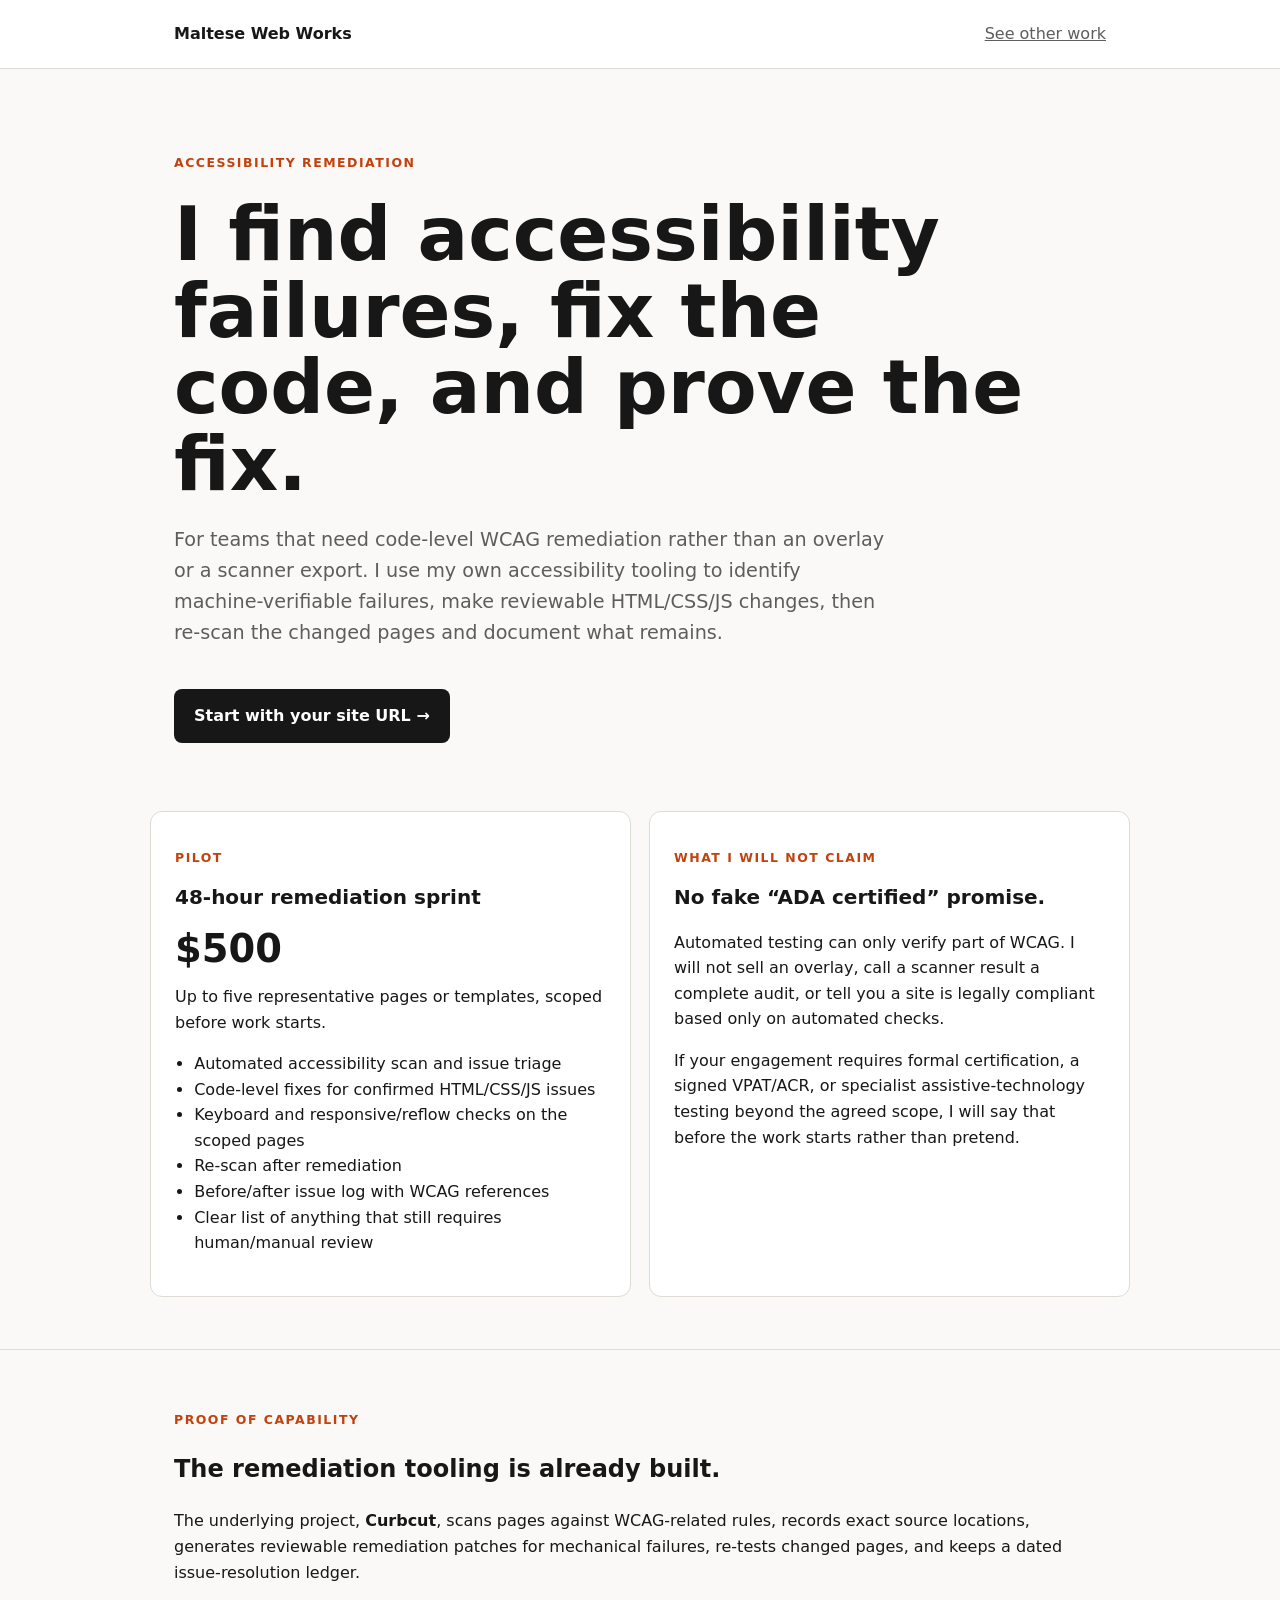
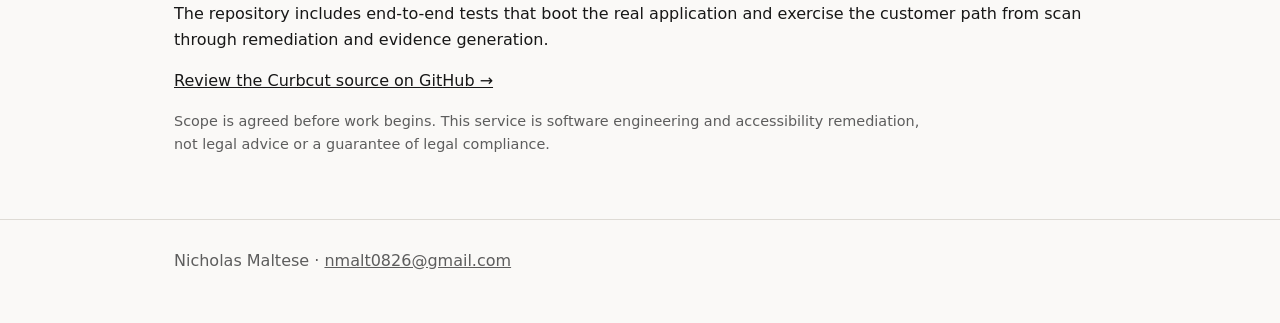
<file: accessibility.html>
<!DOCTYPE html>
<html lang="en">
<head>
<meta charset="utf-8">
<meta name="viewport" content="width=device-width, initial-scale=1">
<title>Accessibility Remediation Sprint — Maltese Web Works</title>
<meta name="description" content="Code-level website accessibility remediation: scan, fix confirmed issues, re-test, and deliver a clear before/after issue log.">
<link rel="canonical" href="https://web-agency-site.nmalt0826.workers.dev/accessibility.html">
<meta name="theme-color" content="#c2410c">
<style>
:root{--bg:#faf9f7;--ink:#171717;--muted:#5d5d5d;--line:#dedbd5;--accent:#c2410c;--card:#fff}
*{box-sizing:border-box}
body{margin:0;font:16px/1.6 system-ui,-apple-system,BlinkMacSystemFont,"Segoe UI",sans-serif;background:var(--bg);color:var(--ink)}
a{color:inherit}.wrap{max-width:980px;margin:auto;padding:0 24px}
header{border-bottom:1px solid var(--line);background:var(--card)}
header .wrap{display:flex;justify-content:space-between;align-items:center;min-height:68px}
.brand{font-weight:800;text-decoration:none}.back{color:var(--muted)}
.hero{padding:72px 0 48px}.eyebrow{text-transform:uppercase;letter-spacing:.12em;font-size:.78rem;font-weight:800;color:var(--accent)}
h1{font-size:clamp(2.3rem,7vw,4.7rem);line-height:1.02;max-width:850px;margin:.3em 0}
.lead{font-size:1.2rem;max-width:720px;color:var(--muted)}
.cta{display:inline-block;margin-top:22px;padding:14px 20px;border-radius:8px;background:var(--ink);color:#fff;text-decoration:none;font-weight:750}
.grid{display:grid;grid-template-columns:repeat(2,minmax(0,1fr));gap:18px;padding:20px 0 52px}
.card{background:var(--card);border:1px solid var(--line);border-radius:12px;padding:24px}
.card h2{margin-top:0;font-size:1.25rem}.price{font-size:2.4rem;font-weight:850;line-height:1;margin:.2em 0}
ul{padding-left:1.2rem}.proof{padding:48px 0;border-top:1px solid var(--line)}
.proof code{background:#efede9;padding:.12rem .35rem;border-radius:4px}
.note{font-size:.9rem;color:var(--muted);max-width:760px}
footer{border-top:1px solid var(--line);padding:28px 0 50px;color:var(--muted)}
@media(max-width:720px){.grid{grid-template-columns:1fr}.hero{padding-top:48px}}
</style>
</head>
<body>
<header><div class="wrap"><a class="brand" href="/">Maltese Web Works</a><a class="back" href="/work.html">See other work</a></div></header>

<main>
<section class="hero">
<div class="wrap">
<p class="eyebrow">Accessibility remediation</p>
<h1>I find accessibility failures, fix the code, and prove the fix.</h1>
<p class="lead">For teams that need code-level WCAG remediation rather than an overlay or a scanner export. I use my own accessibility tooling to identify machine-verifiable failures, make reviewable HTML/CSS/JS changes, then re-scan the changed pages and document what remains.</p>
<a class="cta" href="mailto:nmalt0826@gmail.com?subject=Accessibility%20remediation%20sprint">Start with your site URL →</a>
</div>
</section>

<section class="wrap grid" aria-label="Service details">
<article class="card">
<p class="eyebrow">Pilot</p>
<h2>48-hour remediation sprint</h2>
<div class="price">$500</div>
<p>Up to five representative pages or templates, scoped before work starts.</p>
<ul>
<li>Automated accessibility scan and issue triage</li>
<li>Code-level fixes for confirmed HTML/CSS/JS issues</li>
<li>Keyboard and responsive/reflow checks on the scoped pages</li>
<li>Re-scan after remediation</li>
<li>Before/after issue log with WCAG references</li>
<li>Clear list of anything that still requires human/manual review</li>
</ul>
</article>

<article class="card">
<p class="eyebrow">What I will not claim</p>
<h2>No fake “ADA certified” promise.</h2>
<p>Automated testing can only verify part of WCAG. I will not sell an overlay, call a scanner result a complete audit, or tell you a site is legally compliant based only on automated checks.</p>
<p>If your engagement requires formal certification, a signed VPAT/ACR, or specialist assistive-technology testing beyond the agreed scope, I will say that before the work starts rather than pretend.</p>
</article>
</section>

<section class="proof">
<div class="wrap">
<p class="eyebrow">Proof of capability</p>
<h2>The remediation tooling is already built.</h2>
<p>The underlying project, <strong>Curbcut</strong>, scans pages against WCAG-related rules, records exact source locations, generates reviewable remediation patches for mechanical failures, re-tests changed pages, and keeps a dated issue-resolution ledger.</p>
<p>The repository includes end-to-end tests that boot the real application and exercise the customer path from scan through remediation and evidence generation.</p>
<p><a href="https://github.com/nmaltese13/curbcut">Review the Curbcut source on GitHub →</a></p>
<p class="note">Scope is agreed before work begins. This service is software engineering and accessibility remediation, not legal advice or a guarantee of legal compliance.</p>
</div>
</section>
</main>

<footer><div class="wrap">Nicholas Maltese · <a href="mailto:nmalt0826@gmail.com">nmalt0826@gmail.com</a></div></footer>
</body>
</html>
</file>
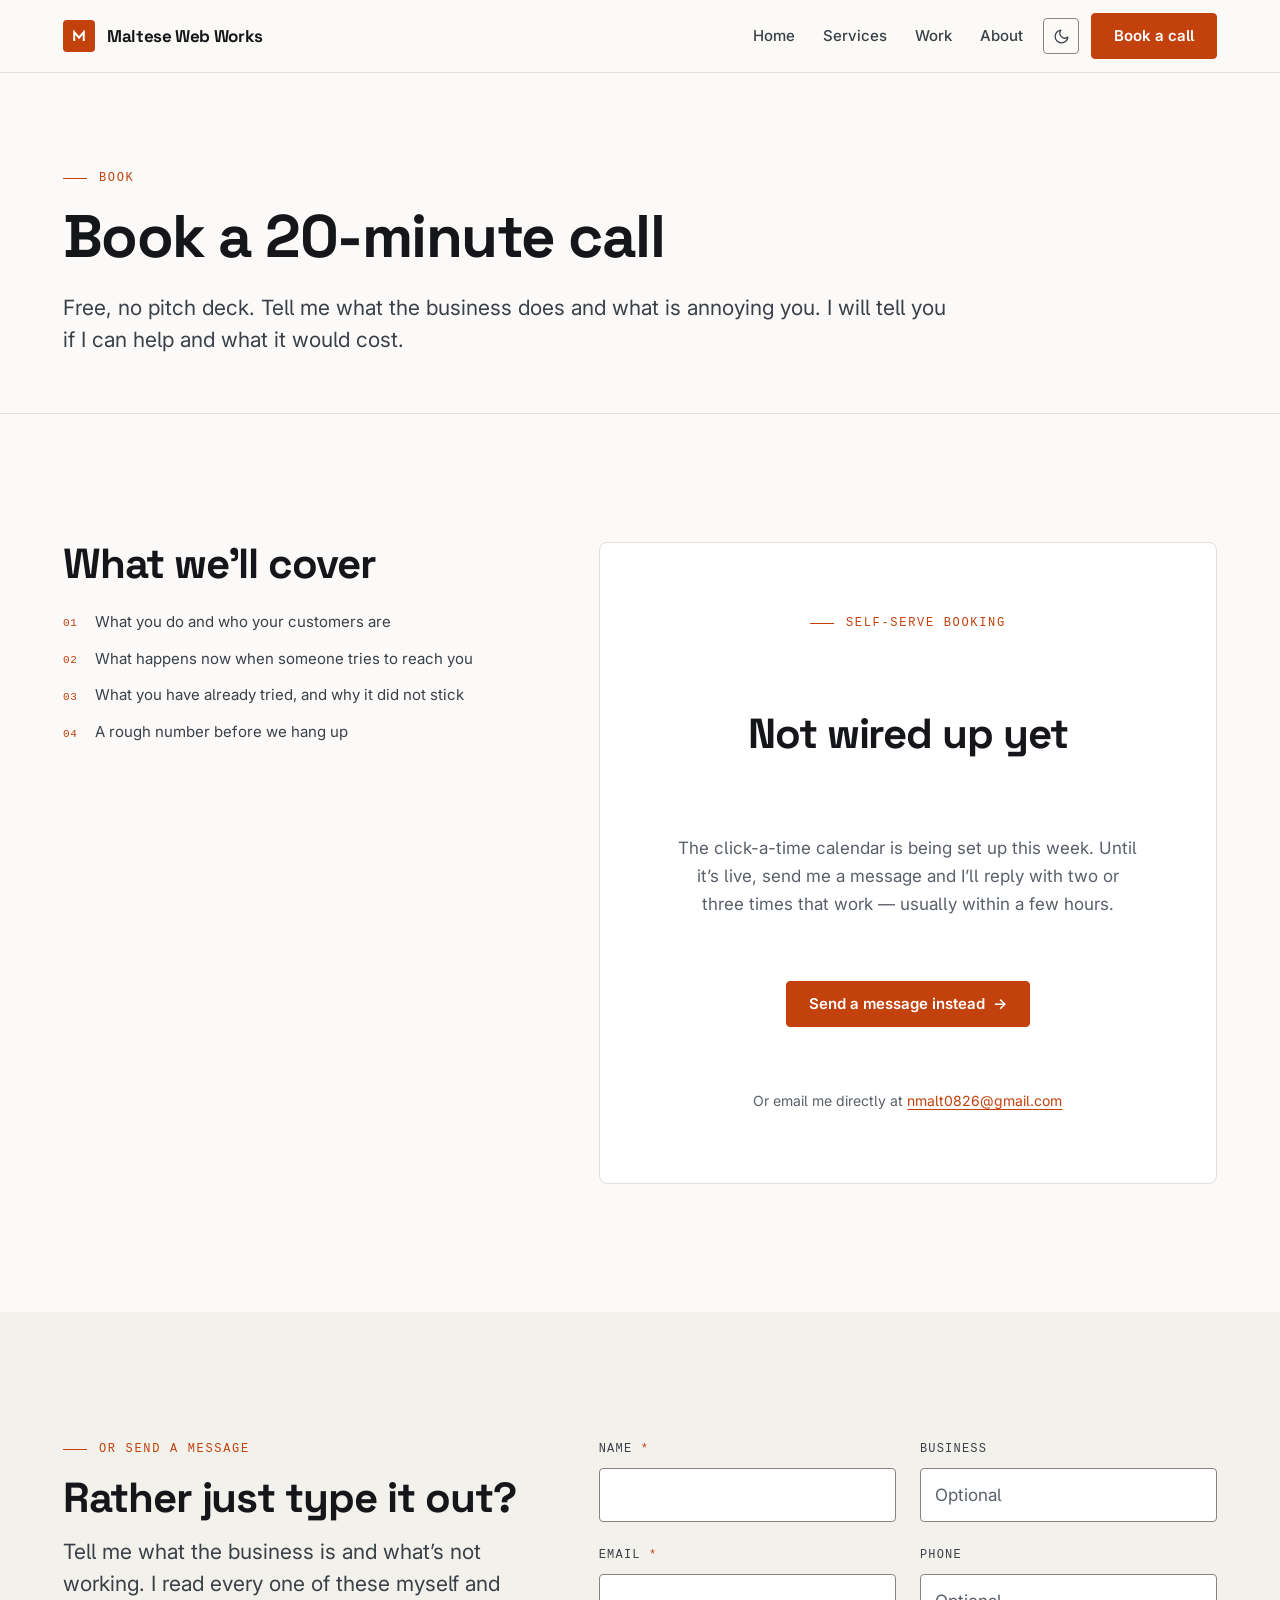
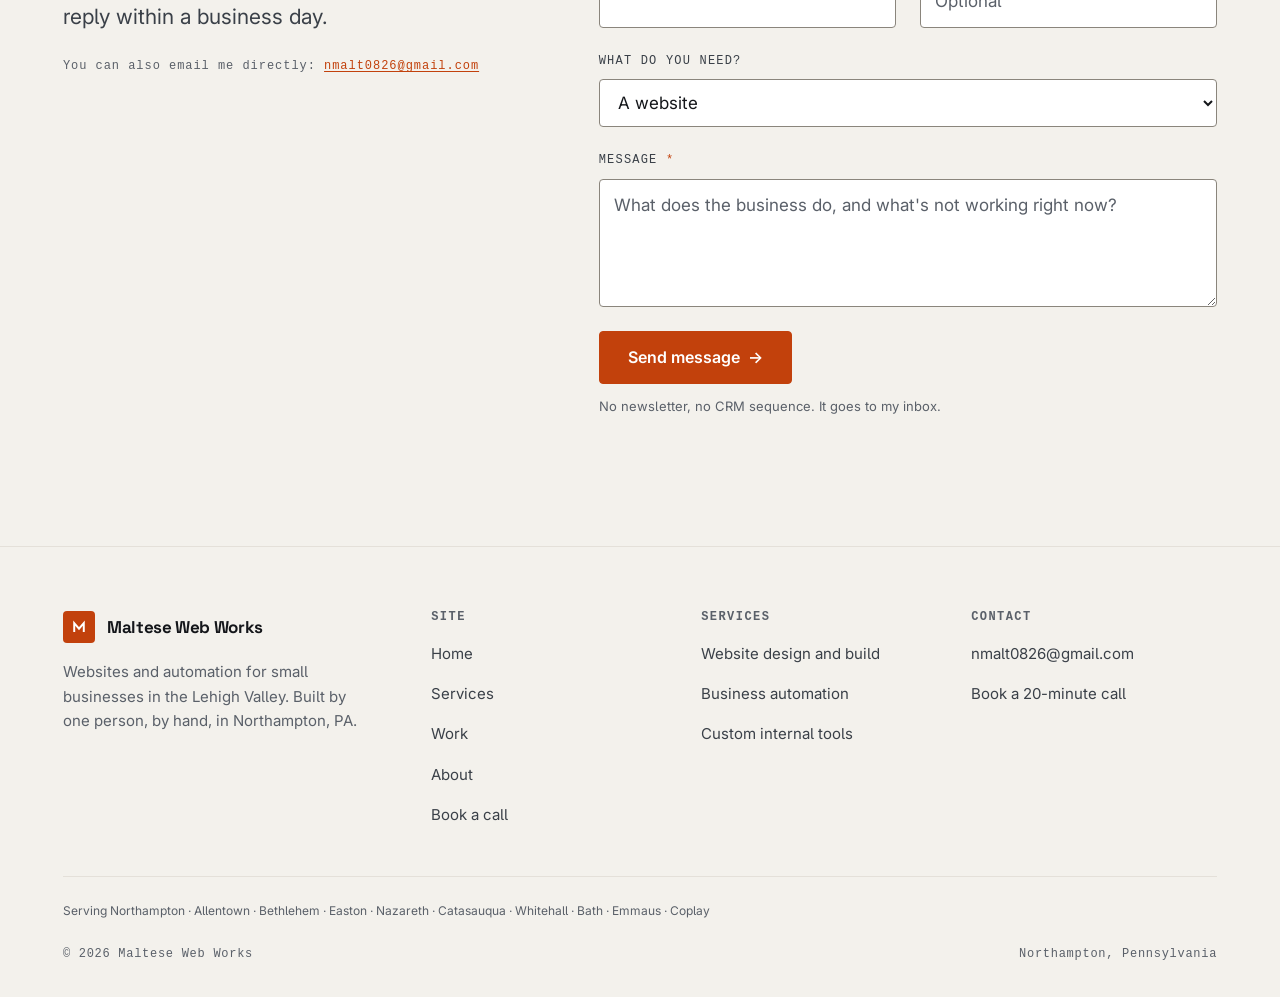
<file: book.html>
<!DOCTYPE html>
<html lang="en">
<head>
<meta charset="utf-8">
<meta name="viewport" content="width=device-width, initial-scale=1">

<title>Book a call — Maltese Web Works</title>
<meta name="description" content="Book a free 20-minute call about your website or automation. No pitch deck. You'll get a rough price before we hang up.">

<link rel="canonical" href="https://web-agency-site.nmalt0826.workers.dev/book.html">
<link rel="icon" href="assets/favicon.svg" type="image/svg+xml">
<meta name="theme-color" content="#c2410c">

<script>
  (function () {
    try {
      var t = localStorage.getItem('maltese-theme');
      if (t === 'dark' || t === 'light') document.documentElement.setAttribute('data-theme', t);
    } catch (e) {}
  })();
</script>

<link rel="preconnect" href="https://fonts.googleapis.com">
<link rel="preconnect" href="https://fonts.gstatic.com" crossorigin>
<link rel="stylesheet" href="https://fonts.googleapis.com/css2?family=Inter:wght@400;500;600&family=Space+Grotesk:wght@500;700&display=swap">
<link rel="stylesheet" href="css/style.css">
</head>

<body>
<a class="skip-link" href="#main">Skip to content</a>

<header class="site-header">
  <div class="wrap site-header__inner">
    <a class="logo" href="index.html">
      <span class="logo__mark" aria-hidden="true"><svg viewBox="0 0 64 64" focusable="false"><path d="M15 46V18l17 20 17-20v28"/></svg></span>
      <span data-render="biz-name">Maltese Web Works</span>
    </a>

    <button class="nav-toggle" type="button" aria-expanded="false" aria-controls="primary-nav">
      <span class="nav-toggle__bars" aria-hidden="true"><span></span><span></span><span></span></span>
      Menu
    </button>

    <nav class="nav" id="primary-nav" aria-label="Primary">
      <ul class="nav__list">
        <li><a class="nav__link" href="index.html">Home</a></li>
        <li><a class="nav__link" href="services.html">Services</a></li>
        <li><a class="nav__link" href="work.html">Work</a></li>
        <li><a class="nav__link" href="about.html">About</a></li>
      </ul>
      <div class="nav__actions">
        <button class="theme-toggle" type="button" aria-label="Switch to dark theme">
          <svg class="icon-moon" viewBox="0 0 24 24" fill="none" stroke="currentColor" stroke-width="1.8" stroke-linecap="round" stroke-linejoin="round" aria-hidden="true"><path d="M21 12.8A9 9 0 1 1 11.2 3a7 7 0 0 0 9.8 9.8z"/></svg>
          <svg class="icon-sun" viewBox="0 0 24 24" fill="none" stroke="currentColor" stroke-width="1.8" stroke-linecap="round" stroke-linejoin="round" aria-hidden="true"><circle cx="12" cy="12" r="4"/><path d="M12 2v2M12 20v2M4.9 4.9l1.4 1.4M17.7 17.7l1.4 1.4M2 12h2M20 12h2M4.9 19.1l1.4-1.4M17.7 6.3l1.4-1.4"/></svg>
        </button>
        <a class="btn btn--primary" href="book.html" aria-current="page">Book a call</a>
      </div>
    </nav>
  </div>
</header>

<main id="main">

  <section class="page-head">
    <div class="wrap">
      <p class="eyebrow">Book</p>
      <h1 class="page-head__title" data-render="book-heading">Book a 20-minute call</h1>
      <p class="lead" data-render="book-sub"></p>
    </div>
  </section>

  <section class="section">
    <div class="wrap book-layout">

      <!-- ---------------- Left: what to expect ---------------- -->
      <aside class="book-aside reveal">
        <h2>What we’ll cover</h2>
        <ol class="book-aside__list" data-render="book-expect"></ol>

      </aside>

      <!-- ---------------- Right: Cal.com embed ---------------- -->
      <div class="reveal">
        <div class="cal-embed" id="cal-embed">
          <!-- This card is what VISITORS see until CAL_LINK is set at the bottom
               of this file. Keep it written for them, not for me — it is public
               the moment the site is live. -->
          <div class="cal-placeholder">
            <p class="eyebrow" style="justify-content:center">Self-serve booking</p>
            <h2>Not wired up yet</h2>
            <p class="muted" style="max-width:42ch">
              The click-a-time calendar is being set up this week. Until it’s live,
              send me a message and I’ll reply with two or three times that work —
              usually within a few hours.
            </p>
            <a class="btn btn--primary" href="#contact">
              Send a message instead <span class="btn__arrow" aria-hidden="true">→</span>
            </a>
            <p class="muted" style="font-size:0.875rem">
              Or email me directly at
              <a href="#" data-render="biz-email">nmalt0826@gmail.com</a>
            </p>
          </div>
        </div>
      </div>

    </div>
  </section>

  <!-- ---------------- Contact form fallback ---------------- -->
  <section class="section section--alt" id="contact" aria-labelledby="contact-heading">
    <div class="wrap">
      <div class="book-layout">

        <div class="reveal">
          <p class="eyebrow">Or send a message</p>
          <h2 id="contact-heading">Rather just type it out?</h2>
          <p class="lead">
            Tell me what the business is and what’s not working. I read every one of
            these myself and reply within a business day.
          </p>
          <p class="hero__note" style="margin-top: var(--s-5)">
            You can also email me directly:
            <a href="#" data-render="biz-email">nmalt0826@gmail.com</a>
          </p>
        </div>

        <div class="reveal">
          <!-- The endpoint lives in js/contact.js — see the PLACEHOLDER block there.
               novalidate lets our own validation run consistently; the fields still
               carry required/type so the browser validates them via checkValidity(). -->
          <form class="form" id="contact-form" novalidate>

            <div class="form-row">
              <div class="field">
                <label for="name">Name <span class="req" aria-hidden="true">*</span></label>
                <input type="text" id="name" name="name" required autocomplete="name">
                <p class="field__error">Please enter your name.</p>
              </div>

              <div class="field">
                <label for="business">Business</label>
                <input type="text" id="business" name="business" autocomplete="organization"
                       placeholder="Optional">
              </div>
            </div>

            <div class="form-row">
              <div class="field">
                <label for="email">Email <span class="req" aria-hidden="true">*</span></label>
                <input type="email" id="email" name="email" required autocomplete="email">
                <p class="field__error">Please enter a valid email address.</p>
              </div>

              <div class="field">
                <label for="phone">Phone</label>
                <input type="tel" id="phone" name="phone" autocomplete="tel" placeholder="Optional">
              </div>
            </div>

            <div class="field">
              <label for="topic">What do you need?</label>
              <select id="topic" name="topic">
                <option>A website</option>
                <option>Automation (booking, reminders, reviews)</option>
                <option>A custom tool</option>
                <option>Not sure yet</option>
              </select>
            </div>

            <div class="field">
              <label for="message">Message <span class="req" aria-hidden="true">*</span></label>
              <textarea id="message" name="message" required
                        placeholder="What does the business do, and what's not working right now?"></textarea>
              <p class="field__error">Please tell me a bit about the project.</p>
            </div>

            <!-- Honeypot. Hidden off-screen rather than display:none so naive bots
                 still fill it. Humans never see it. -->
            <div class="hp" aria-hidden="true">
              <label for="_gotcha">Leave this field empty</label>
              <input type="text" id="_gotcha" name="_gotcha" tabindex="-1" autocomplete="off">
            </div>

            <!-- Status is announced to screen readers and always visible on screen.
                 The form never fails silently. -->
            <div class="form-status" id="form-status" role="status" aria-live="polite">
              <span class="form-status__icon" aria-hidden="true"></span>
              <span id="form-status-msg"></span>
            </div>

            <div>
              <button class="btn btn--primary btn--lg" type="submit">
                <span class="btn__label">Send message</span>
                <span class="btn__arrow" aria-hidden="true">→</span>
              </button>
              <p class="field__hint" style="margin-top: var(--s-3)">
                No newsletter, no CRM sequence. It goes to my inbox.
              </p>
            </div>

          </form>
        </div>

      </div>
    </div>
  </section>

</main>

<footer class="site-footer">
  <div class="wrap">
    <div class="footer-grid">
      <div class="footer__brand">
        <a class="logo" href="index.html">
          <span class="logo__mark" aria-hidden="true"><svg viewBox="0 0 64 64" focusable="false"><path d="M15 46V18l17 20 17-20v28"/></svg></span>
          <span data-render="biz-name">Maltese Web Works</span>
        </a>
        <p>
          Websites and automation for small businesses in the Lehigh Valley.
          Built by one person, by hand, in Northampton, PA.
        </p>
      </div>

      <div>
        <h2 class="footer__head">Site</h2>
        <ul class="footer__list">
          <li><a href="index.html">Home</a></li>
          <li><a href="services.html">Services</a></li>
          <li><a href="work.html">Work</a></li>
          <li><a href="about.html">About</a></li>
          <li><a href="book.html">Book a call</a></li>
        </ul>
      </div>

      <div>
        <h2 class="footer__head">Services</h2>
        <ul class="footer__list">
          <li><a href="services.html#websites">Website design and build</a></li>
          <li><a href="services.html#automation">Business automation</a></li>
          <li><a href="services.html#tools">Custom internal tools</a></li>
        </ul>
      </div>

      <div>
        <h2 class="footer__head">Contact</h2>
        <ul class="footer__list">
          <li><a href="#" data-render="biz-email">nmalt0826@gmail.com</a></li>
          <!-- No phone published yet. To add one: set business.phone in
               data/site-content.js AND restore this line in all six pages —
               <li><a href="#" data-render="biz-phone">YOUR NUMBER</a></li> -->
          <li><a href="book.html">Book a 20-minute call</a></li>
        </ul>
      </div>
    </div>

    <p class="footer-area" data-render="service-area"></p>

    <div class="footer-bottom">
      <span>© <span data-year>2026</span> <span data-render="biz-name">Maltese Web Works</span></span>
      <span>Northampton, Pennsylvania</span>
    </div>
  </div>
</footer>

<script src="data/site-content.js"></script>
<script src="js/main.js"></script>
<script src="js/render.js"></script>
<script src="js/contact.js"></script>

<!-- ==========================================================================
     CAL.COM BOOKING EMBED
     ┌──────────────────────────────────────────────────────────────────────┐
     │ PLACEHOLDER — REPLACE BEFORE LAUNCH                                  │
     │                                                                      │
     │ 1. Sign up free at https://cal.com and create a 20-minute event.     │
     │ 2. Your booking link looks like  cal.com/nick-maltese/20min          │
     │ 3. Put ONLY the part after cal.com/ into CAL_LINK below:             │
     │                                                                      │
     │        var CAL_LINK = 'nick-maltese/20min';                          │
     │                                                                      │
     │ Leave it as null and the page shows an honest "not connected"        │
     │ notice instead of a broken iframe.                                   │
     │                                                                      │
     │ This uses the plain iframe embed on purpose — Cal's official embed   │
     │ script pulls in a bundle we don't need, and the iframe has no build  │
     │ step and no third-party JS running on our page.                      │
     └──────────────────────────────────────────────────────────────────────┘
     ========================================================================== -->
<script>
  (function () {
    'use strict';

    var CAL_LINK = null; // PLACEHOLDER — e.g. 'nick-maltese/20min'

    if (!CAL_LINK) return; // keep the placeholder card visible

    var host = document.getElementById('cal-embed');
    if (!host) return;

    // Match the embed to the page's active theme.
    var isDark = document.documentElement.getAttribute('data-theme') === 'dark' ||
      (!document.documentElement.getAttribute('data-theme') &&
       window.matchMedia &&
       window.matchMedia('(prefers-color-scheme: dark)').matches);

    var iframe = document.createElement('iframe');
    iframe.src = 'https://cal.com/' + CAL_LINK +
                 '?embed=true&theme=' + (isDark ? 'dark' : 'light');
    iframe.title = 'Booking calendar';
    iframe.loading = 'lazy';
    iframe.setAttribute('allow', 'clipboard-write');

    host.innerHTML = '';
    host.appendChild(iframe);
  })();
</script>

</body>
</html>
</file>
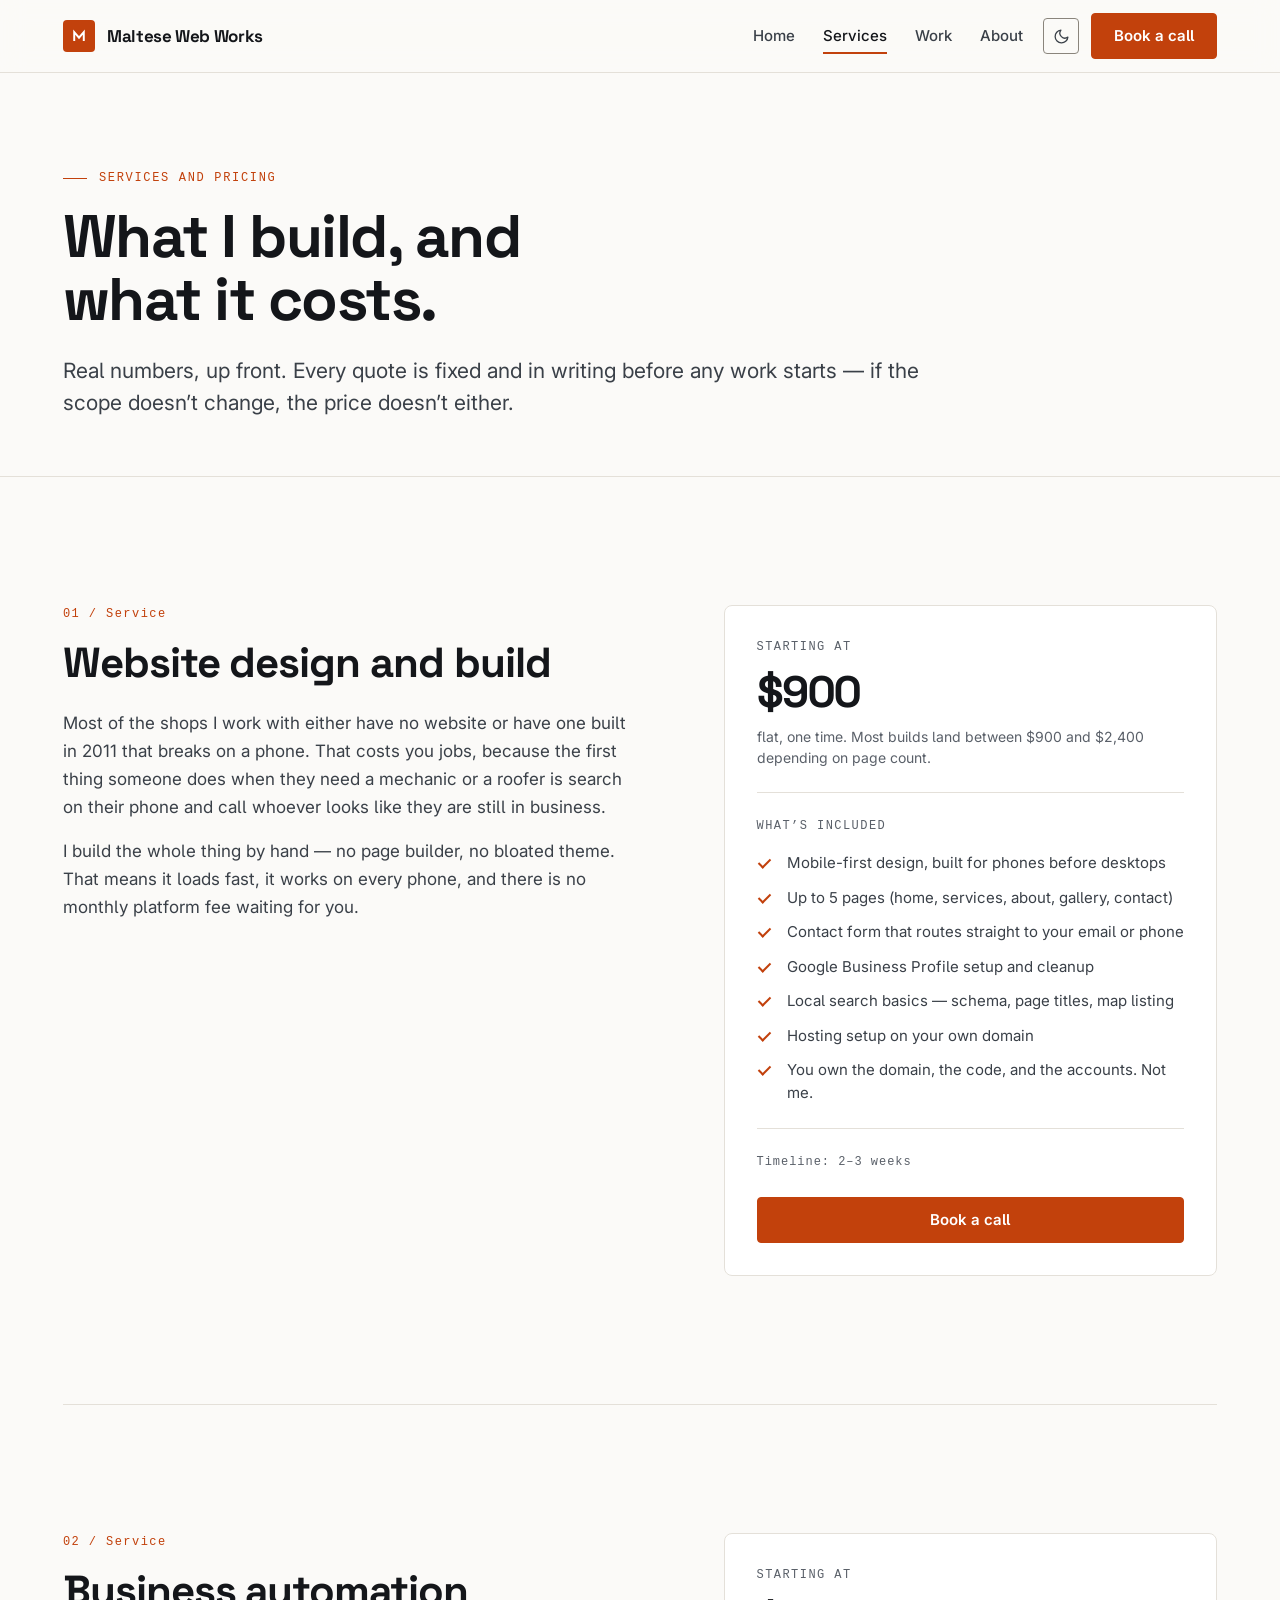
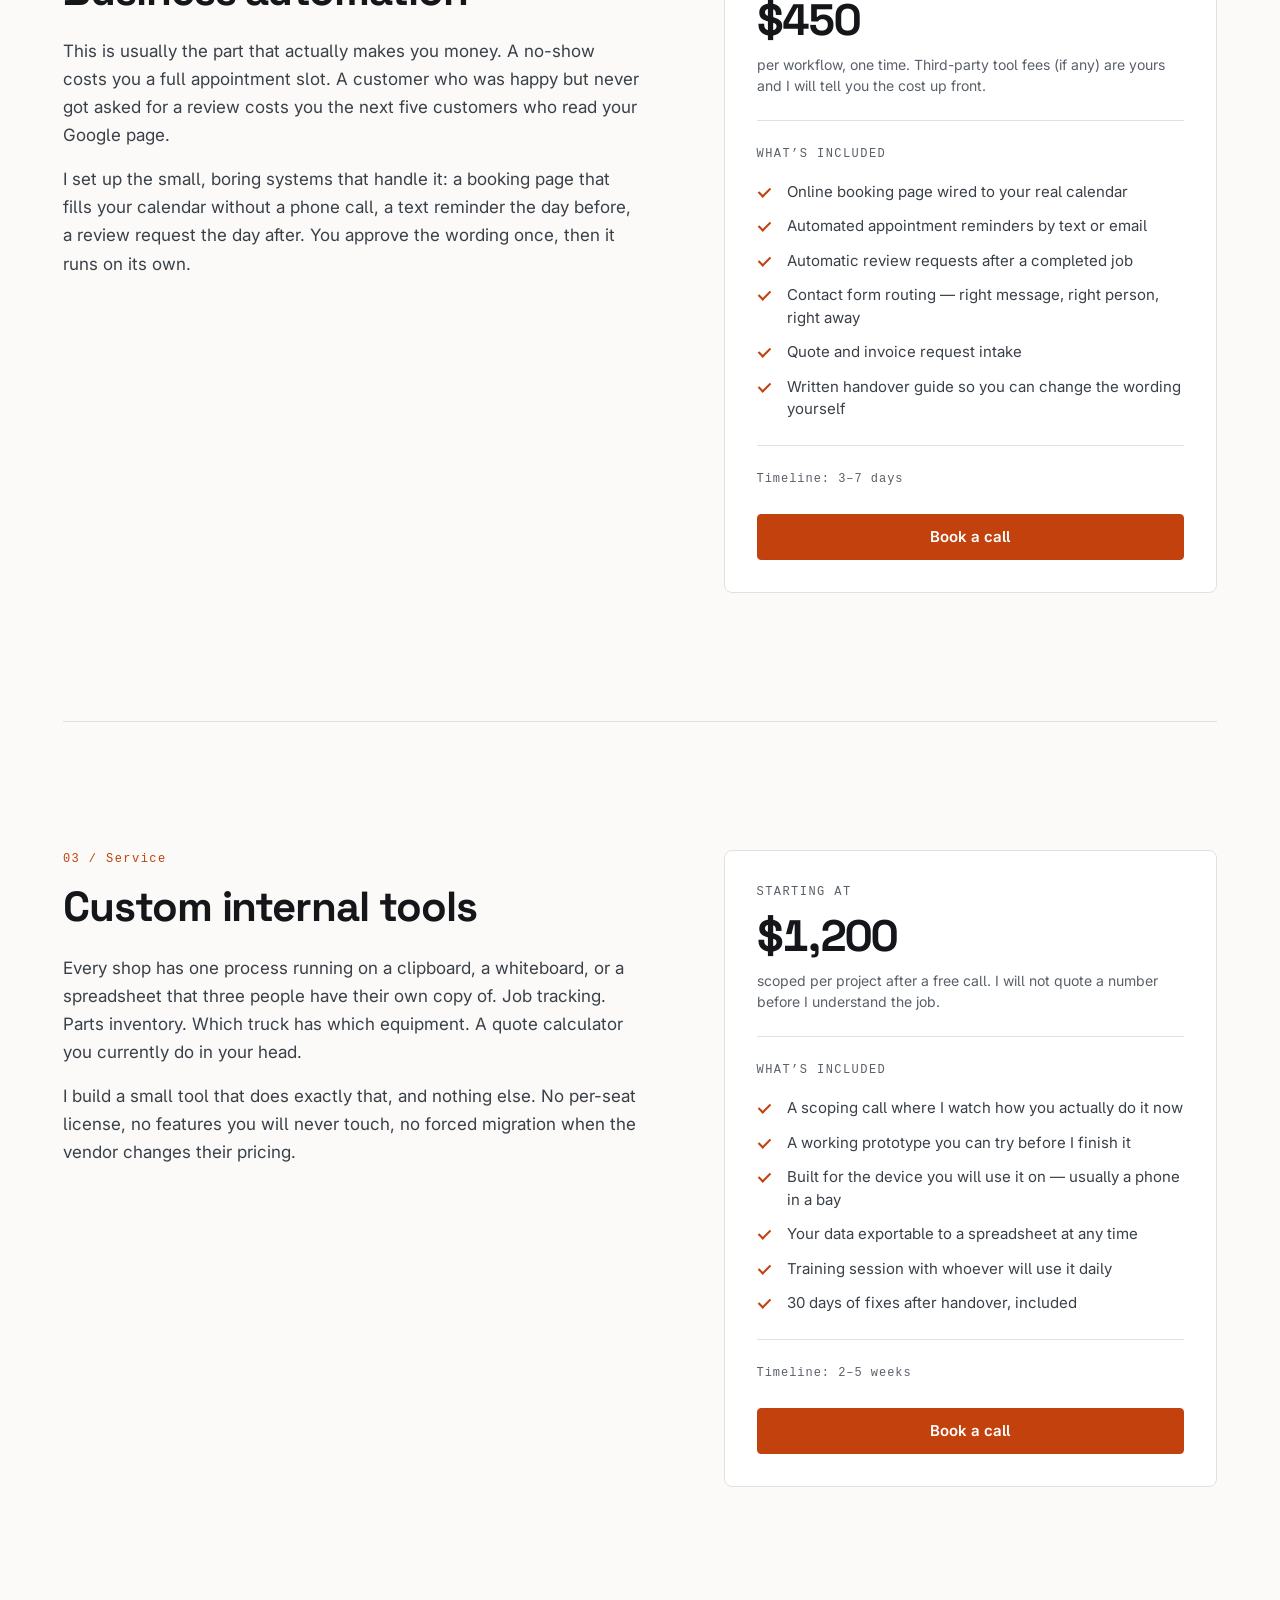
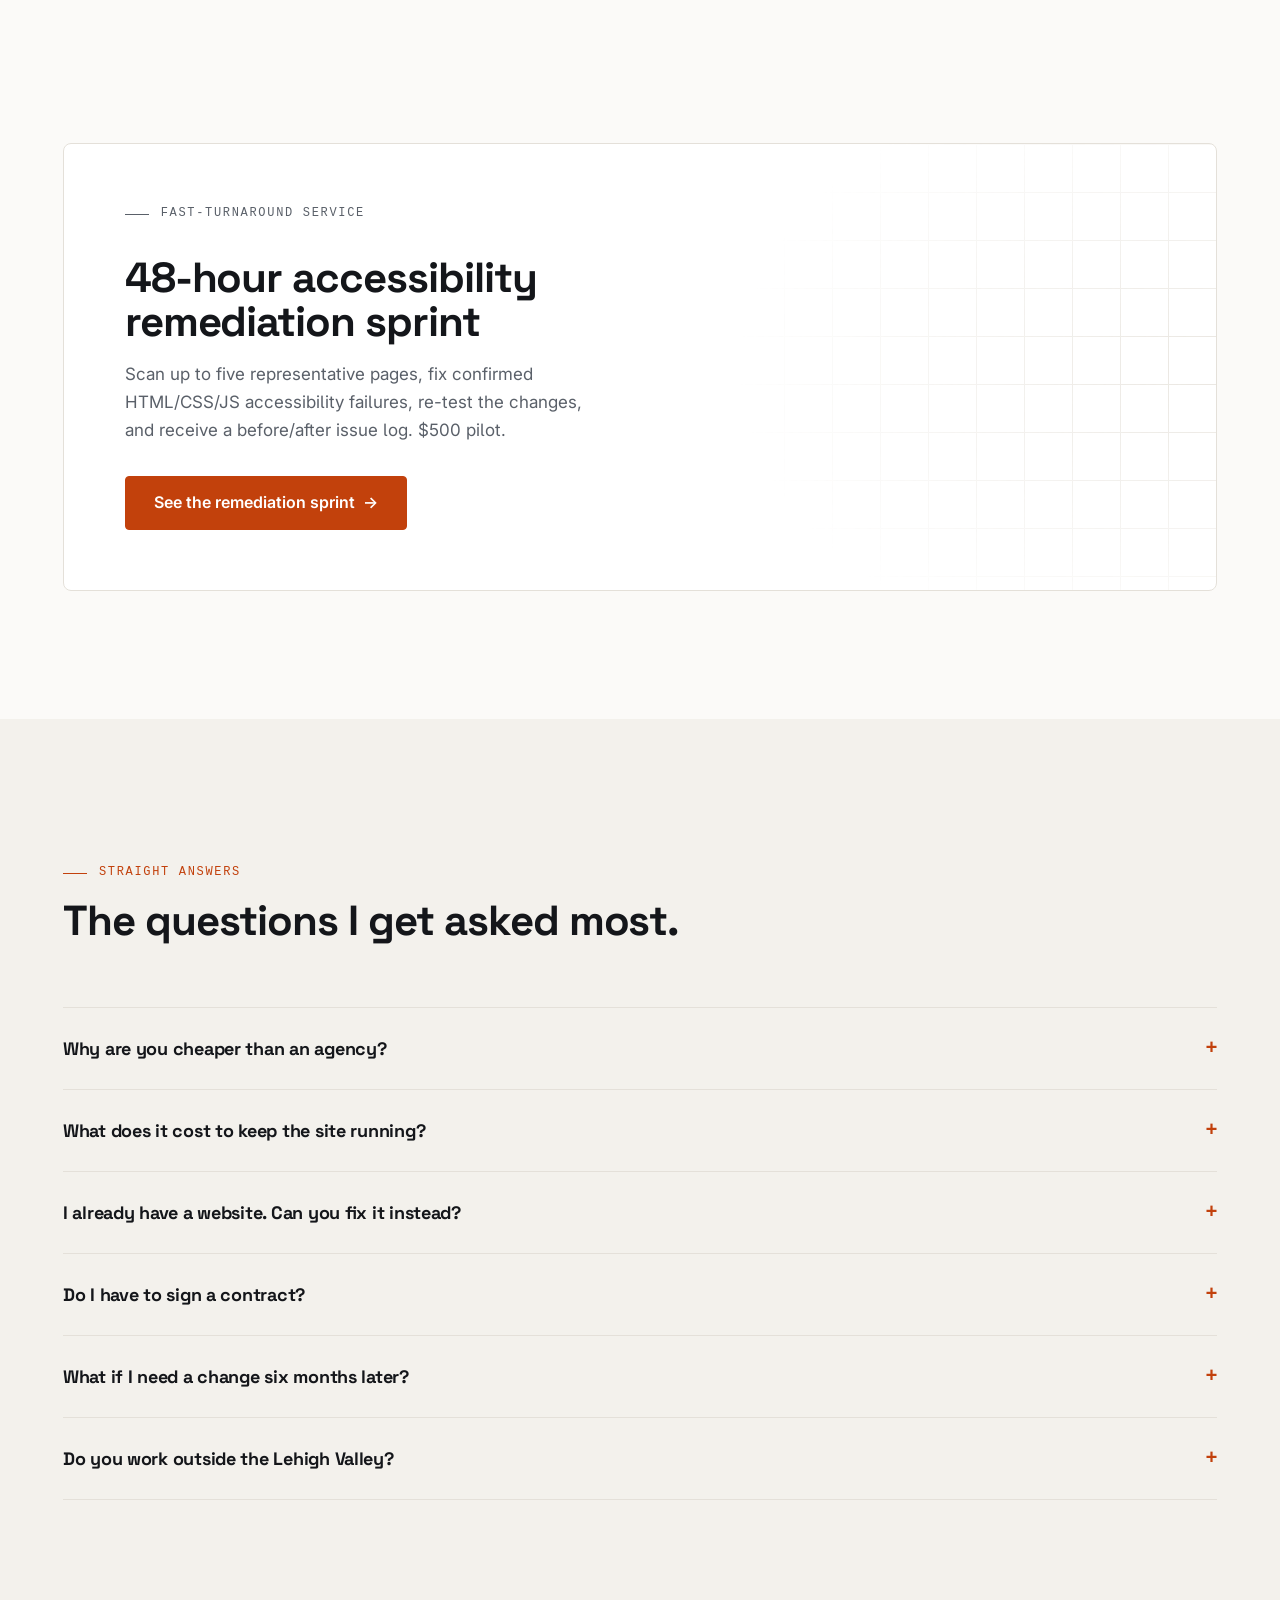
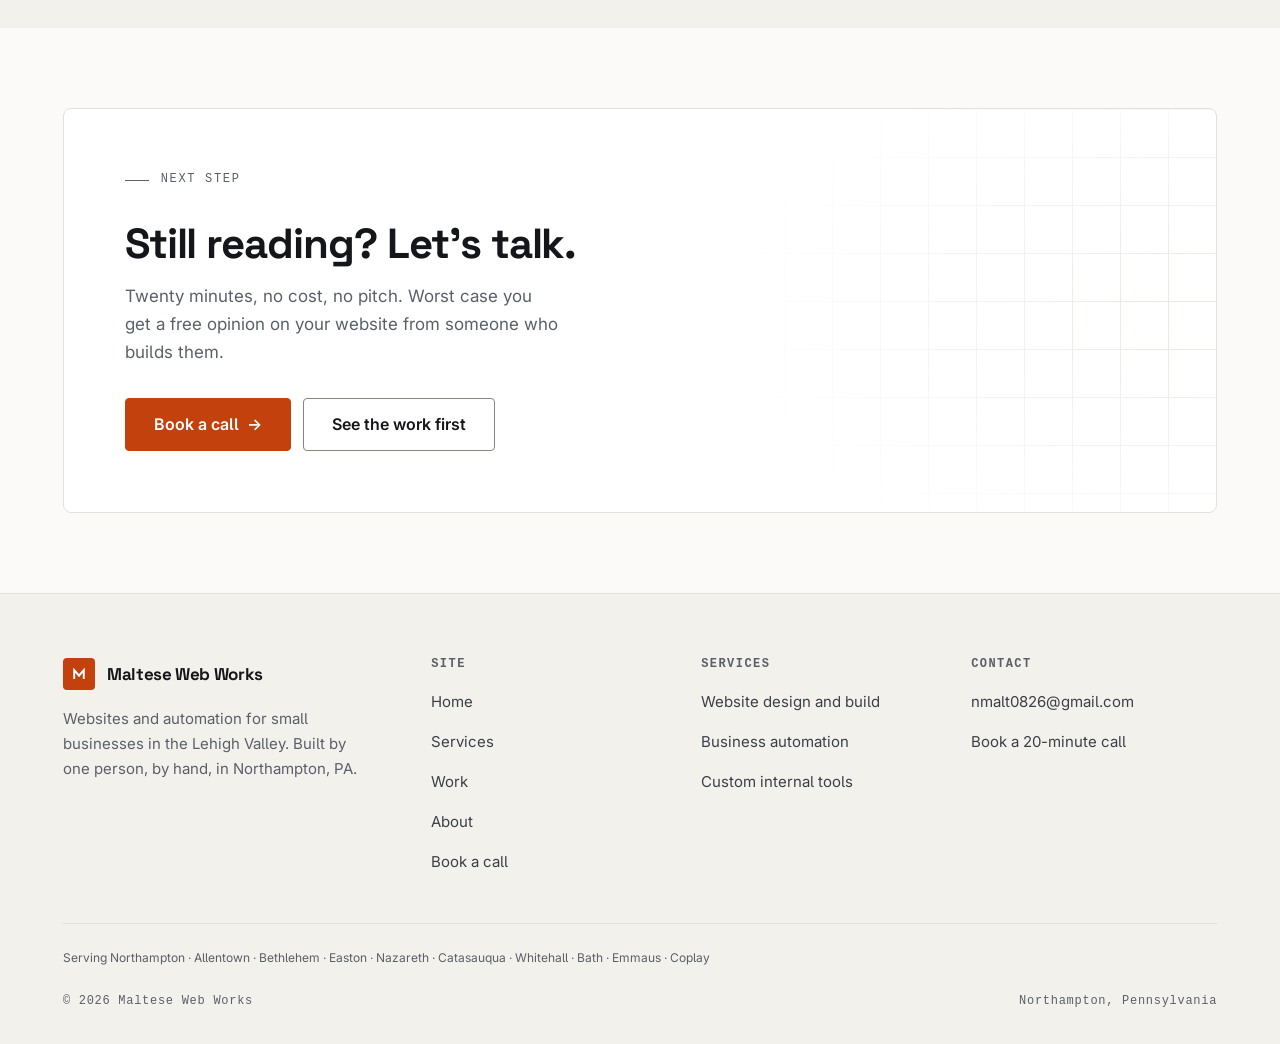
<file: services.html>
<!DOCTYPE html>
<html lang="en">
<head>
<meta charset="utf-8">
<meta name="viewport" content="width=device-width, initial-scale=1">

<title>Services and pricing — Maltese Web Works</title>
<meta name="description" content="Website design and build from $900, business automation from $450, and custom internal tools. Fixed prices, written quotes, no monthly lock-in. Lehigh Valley, PA.">

<link rel="canonical" href="https://web-agency-site.nmalt0826.workers.dev/services.html">
<link rel="icon" href="assets/favicon.svg" type="image/svg+xml">
<meta name="theme-color" content="#c2410c">

<script>
  (function () {
    try {
      var t = localStorage.getItem('maltese-theme');
      if (t === 'dark' || t === 'light') document.documentElement.setAttribute('data-theme', t);
    } catch (e) {}
  })();
</script>

<link rel="preconnect" href="https://fonts.googleapis.com">
<link rel="preconnect" href="https://fonts.gstatic.com" crossorigin>
<link rel="stylesheet" href="https://fonts.googleapis.com/css2?family=Inter:wght@400;500;600&family=Space+Grotesk:wght@500;700&display=swap">
<link rel="stylesheet" href="css/style.css">
</head>

<body>
<a class="skip-link" href="#main">Skip to content</a>

<header class="site-header">
  <div class="wrap site-header__inner">
    <a class="logo" href="index.html">
      <span class="logo__mark" aria-hidden="true"><svg viewBox="0 0 64 64" focusable="false"><path d="M15 46V18l17 20 17-20v28"/></svg></span>
      <span data-render="biz-name">Maltese Web Works</span>
    </a>

    <button class="nav-toggle" type="button" aria-expanded="false" aria-controls="primary-nav">
      <span class="nav-toggle__bars" aria-hidden="true"><span></span><span></span><span></span></span>
      Menu
    </button>

    <nav class="nav" id="primary-nav" aria-label="Primary">
      <ul class="nav__list">
        <li><a class="nav__link" href="index.html">Home</a></li>
        <li><a class="nav__link" href="services.html" aria-current="page">Services</a></li>
        <li><a class="nav__link" href="work.html">Work</a></li>
        <li><a class="nav__link" href="about.html">About</a></li>
      </ul>
      <div class="nav__actions">
        <button class="theme-toggle" type="button" aria-label="Switch to dark theme">
          <svg class="icon-moon" viewBox="0 0 24 24" fill="none" stroke="currentColor" stroke-width="1.8" stroke-linecap="round" stroke-linejoin="round" aria-hidden="true"><path d="M21 12.8A9 9 0 1 1 11.2 3a7 7 0 0 0 9.8 9.8z"/></svg>
          <svg class="icon-sun" viewBox="0 0 24 24" fill="none" stroke="currentColor" stroke-width="1.8" stroke-linecap="round" stroke-linejoin="round" aria-hidden="true"><circle cx="12" cy="12" r="4"/><path d="M12 2v2M12 20v2M4.9 4.9l1.4 1.4M17.7 17.7l1.4 1.4M2 12h2M20 12h2M4.9 19.1l1.4-1.4M17.7 6.3l1.4-1.4"/></svg>
        </button>
        <a class="btn btn--primary" href="book.html">Book a call</a>
      </div>
    </nav>
  </div>
</header>

<main id="main">

  <section class="page-head">
    <div class="wrap">
      <p class="eyebrow">Services and pricing</p>
      <h1 class="page-head__title">What I build, and what it costs.</h1>
      <p class="lead">
        Real numbers, up front. Every quote is fixed and in writing before any work
        starts — if the scope doesn’t change, the price doesn’t either.
      </p>
    </div>
  </section>

  <div class="wrap">
    <noscript>
      <div class="noscript-note" style="margin-top: var(--s-7)">
        <p><strong>This page needs JavaScript to list each service and its price.</strong>
        Everything else on the site works without it.</p>
        <p>The short version: websites from $900, automation from $450, custom tools
        quoted per job. Head to the <a href="book.html">booking page</a> and we can
        just talk it through.</p>
      </div>
    </noscript>
  </div>

  <div class="wrap" data-render="services-detail"></div>

  <section class="section" aria-labelledby="accessibility-service-heading">
    <div class="wrap">
      <div class="cta-band reveal">
        <div class="cta-band__inner">
          <p class="eyebrow">Fast-turnaround service</p>
          <h2 id="accessibility-service-heading">48-hour accessibility remediation sprint</h2>
          <p>Scan up to five representative pages, fix confirmed HTML/CSS/JS accessibility failures, re-test the changes, and receive a before/after issue log. $500 pilot.</p>
          <div class="btn-row">
            <a class="btn btn--primary btn--lg" href="accessibility.html">
              See the remediation sprint <span class="btn__arrow" aria-hidden="true">→</span>
            </a>
          </div>
        </div>
      </div>
    </div>
  </section>

  <!-- ========================== FAQ ========================== -->
  <section class="section section--alt" aria-labelledby="faq-heading">
    <div class="wrap">
      <div class="section-head reveal">
        <p class="eyebrow">Straight answers</p>
        <h2 id="faq-heading">The questions I get asked most.</h2>
      </div>

      <div class="faq" data-render="faq"></div>
    </div>
  </section>

  <!-- ========================== CTA ========================== -->
  <section class="section section--tight">
    <div class="wrap">
      <div class="cta-band reveal">
        <div class="cta-band__inner">
          <p class="eyebrow">Next step</p>
          <h2 data-render="cta-heading">Still reading? Let’s talk.</h2>
          <p data-render="cta-body">Twenty minutes, no cost, no pitch.</p>
          <div class="btn-row">
            <a class="btn btn--primary btn--lg" href="book.html">
              <span data-render="cta-button">Book a call</span>
              <span class="btn__arrow" aria-hidden="true">→</span>
            </a>
            <a class="btn btn--ghost btn--lg" href="work.html">See the work first</a>
          </div>
        </div>
      </div>
    </div>
  </section>

</main>

<footer class="site-footer">
  <div class="wrap">
    <div class="footer-grid">
      <div class="footer__brand">
        <a class="logo" href="index.html">
          <span class="logo__mark" aria-hidden="true"><svg viewBox="0 0 64 64" focusable="false"><path d="M15 46V18l17 20 17-20v28"/></svg></span>
          <span data-render="biz-name">Maltese Web Works</span>
        </a>
        <p>
          Websites and automation for small businesses in the Lehigh Valley.
          Built by one person, by hand, in Northampton, PA.
        </p>
      </div>

      <div>
        <h2 class="footer__head">Site</h2>
        <ul class="footer__list">
          <li><a href="index.html">Home</a></li>
          <li><a href="services.html">Services</a></li>
          <li><a href="work.html">Work</a></li>
          <li><a href="about.html">About</a></li>
          <li><a href="book.html">Book a call</a></li>
        </ul>
      </div>

      <div>
        <h2 class="footer__head">Services</h2>
        <ul class="footer__list">
          <li><a href="services.html#websites">Website design and build</a></li>
          <li><a href="services.html#automation">Business automation</a></li>
          <li><a href="services.html#tools">Custom internal tools</a></li>
        </ul>
      </div>

      <div>
        <h2 class="footer__head">Contact</h2>
        <ul class="footer__list">
          <li><a href="#" data-render="biz-email">nmalt0826@gmail.com</a></li>
          <!-- No phone published yet. To add one: set business.phone in
               data/site-content.js AND restore this line in all six pages —
               <li><a href="#" data-render="biz-phone">YOUR NUMBER</a></li> -->
          <li><a href="book.html">Book a 20-minute call</a></li>
        </ul>
      </div>
    </div>

    <p class="footer-area" data-render="service-area"></p>

    <div class="footer-bottom">
      <span>© <span data-year>2026</span> <span data-render="biz-name">Maltese Web Works</span></span>
      <span>Northampton, Pennsylvania</span>
    </div>
  </div>
</footer>

<script src="data/site-content.js"></script>
<script src="js/main.js"></script>
<script src="js/render.js"></script>
</body>
</html>
</file>
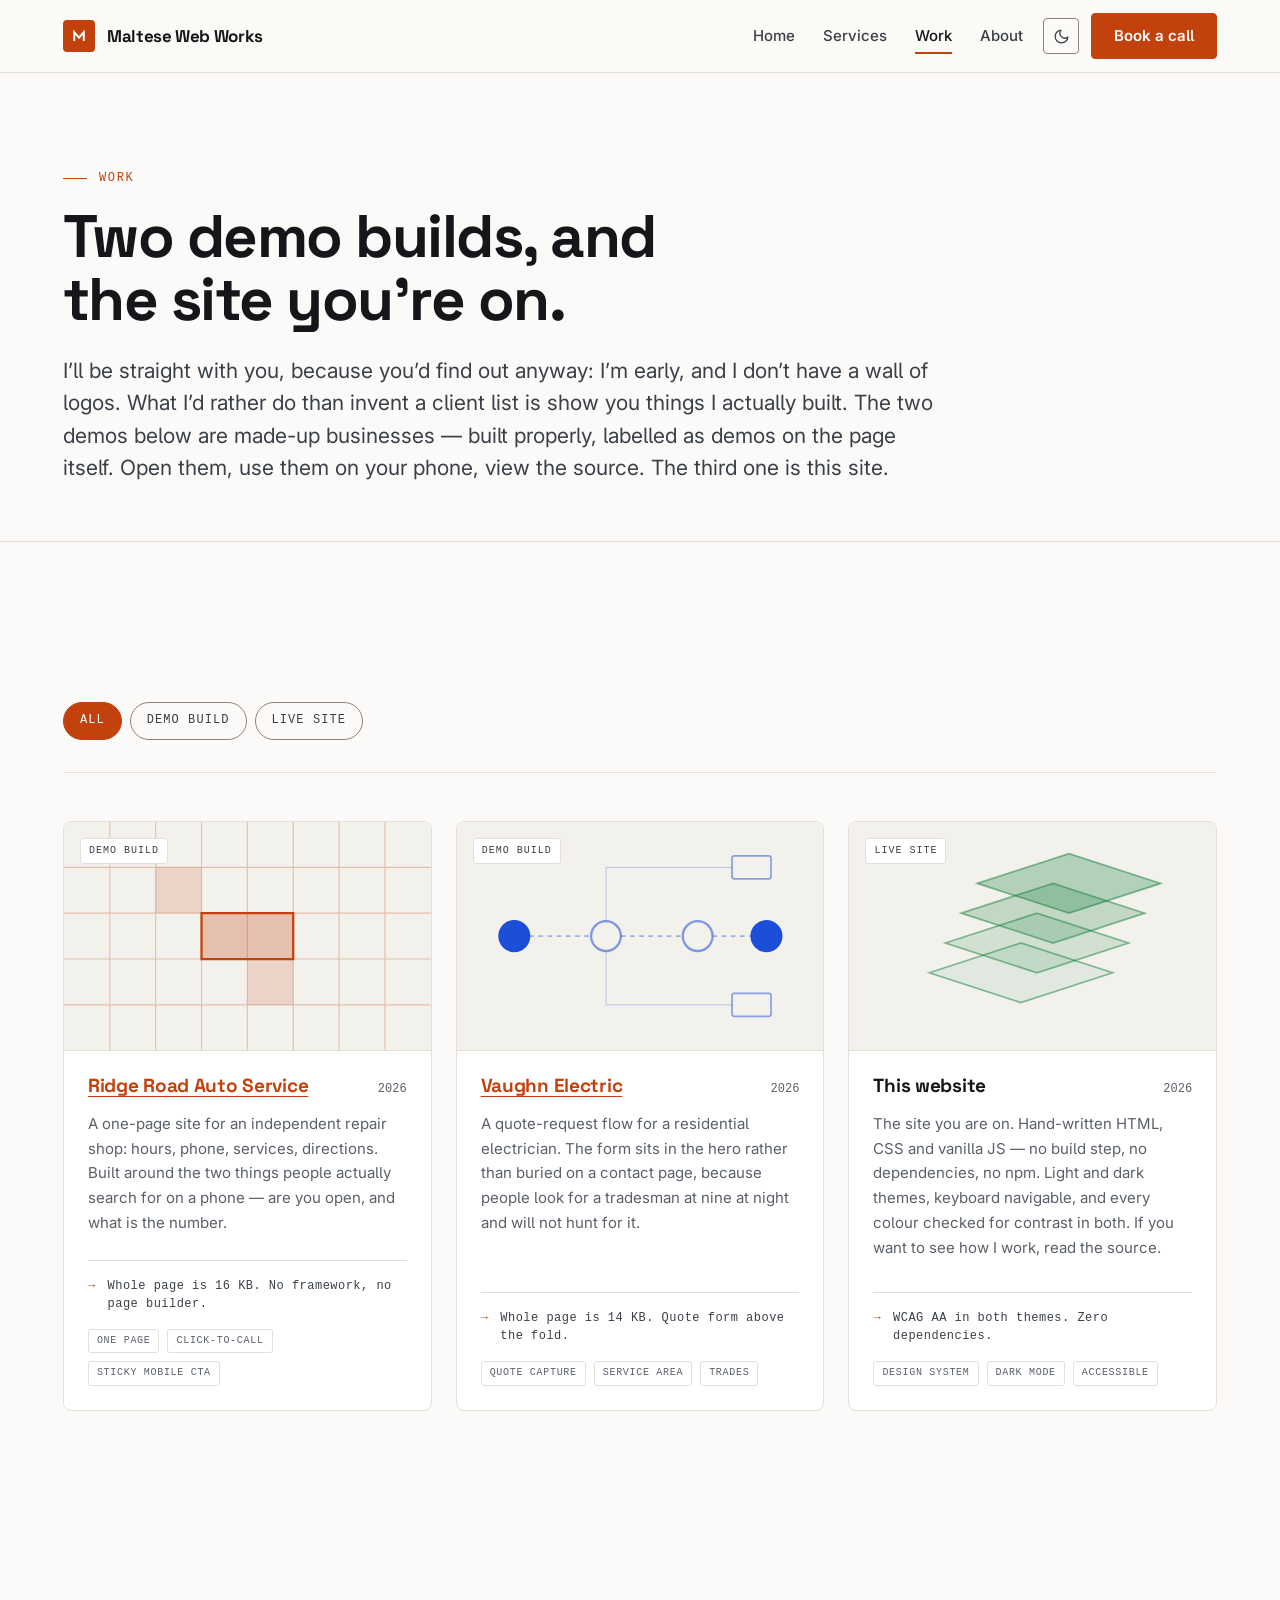
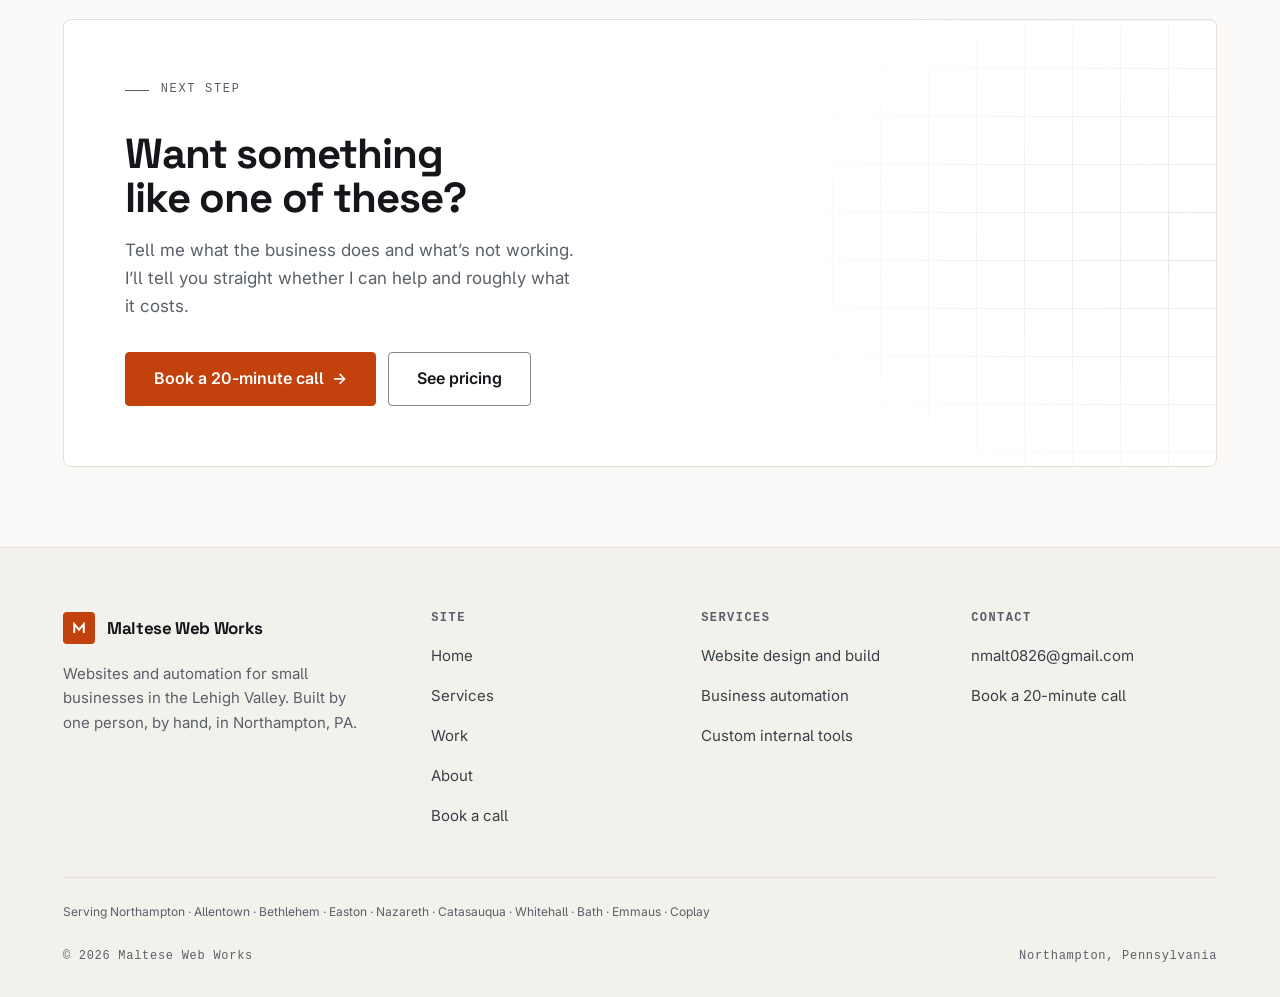
<file: work.html>
<!DOCTYPE html>
<html lang="en">
<head>
<meta charset="utf-8">
<meta name="viewport" content="width=device-width, initial-scale=1">

<title>Work — Maltese Web Works</title>
<meta name="description" content="Websites, automation, and custom tools built for auto shops, trades, and small service businesses across the Lehigh Valley.">

<link rel="canonical" href="https://web-agency-site.nmalt0826.workers.dev/work.html">
<link rel="icon" href="assets/favicon.svg" type="image/svg+xml">
<meta name="theme-color" content="#c2410c">

<script>
  (function () {
    try {
      var t = localStorage.getItem('maltese-theme');
      if (t === 'dark' || t === 'light') document.documentElement.setAttribute('data-theme', t);
    } catch (e) {}
  })();
</script>

<link rel="preconnect" href="https://fonts.googleapis.com">
<link rel="preconnect" href="https://fonts.gstatic.com" crossorigin>
<link rel="stylesheet" href="https://fonts.googleapis.com/css2?family=Inter:wght@400;500;600&family=Space+Grotesk:wght@500;700&display=swap">
<link rel="stylesheet" href="css/style.css">
</head>

<body>
<a class="skip-link" href="#main">Skip to content</a>

<header class="site-header">
  <div class="wrap site-header__inner">
    <a class="logo" href="index.html">
      <span class="logo__mark" aria-hidden="true"><svg viewBox="0 0 64 64" focusable="false"><path d="M15 46V18l17 20 17-20v28"/></svg></span>
      <span data-render="biz-name">Maltese Web Works</span>
    </a>

    <button class="nav-toggle" type="button" aria-expanded="false" aria-controls="primary-nav">
      <span class="nav-toggle__bars" aria-hidden="true"><span></span><span></span><span></span></span>
      Menu
    </button>

    <nav class="nav" id="primary-nav" aria-label="Primary">
      <ul class="nav__list">
        <li><a class="nav__link" href="index.html">Home</a></li>
        <li><a class="nav__link" href="services.html">Services</a></li>
        <li><a class="nav__link" href="work.html" aria-current="page">Work</a></li>
        <li><a class="nav__link" href="about.html">About</a></li>
      </ul>
      <div class="nav__actions">
        <button class="theme-toggle" type="button" aria-label="Switch to dark theme">
          <svg class="icon-moon" viewBox="0 0 24 24" fill="none" stroke="currentColor" stroke-width="1.8" stroke-linecap="round" stroke-linejoin="round" aria-hidden="true"><path d="M21 12.8A9 9 0 1 1 11.2 3a7 7 0 0 0 9.8 9.8z"/></svg>
          <svg class="icon-sun" viewBox="0 0 24 24" fill="none" stroke="currentColor" stroke-width="1.8" stroke-linecap="round" stroke-linejoin="round" aria-hidden="true"><circle cx="12" cy="12" r="4"/><path d="M12 2v2M12 20v2M4.9 4.9l1.4 1.4M17.7 17.7l1.4 1.4M2 12h2M20 12h2M4.9 19.1l1.4-1.4M17.7 6.3l1.4-1.4"/></svg>
        </button>
        <a class="btn btn--primary" href="book.html">Book a call</a>
      </div>
    </nav>
  </div>
</header>

<main id="main">

  <section class="page-head">
    <div class="wrap">
      <p class="eyebrow">Work</p>
      <h1 class="page-head__title">Two demo builds, and the site you’re on.</h1>
      <p class="lead">
        I’ll be straight with you, because you’d find out anyway: I’m early, and I
        don’t have a wall of logos. What I’d rather do than invent a client list is
        show you things I actually built. The two demos below are made-up businesses
        — built properly, labelled as demos on the page itself. Open them, use them
        on your phone, view the source. The third one is this site.
      </p>
    </div>
  </section>

  <section class="section" aria-labelledby="grid-heading">
    <div class="wrap">
      <h2 id="grid-heading" class="visually-hidden">All projects</h2>

      <!-- Filters are injected by render.js from the categories present in the data. -->
      <noscript>
        <div class="noscript-note">
          <p><strong>This section needs JavaScript to list the projects.</strong>
          Everything else on the site works without it.</p>
          <p>If you would rather skip all that: I am Nick, I build websites and
          automation for small businesses around Northampton, PA. Head to the
          <a href="book.html">booking page</a> and we can just talk.</p>
        </div>
      </noscript>

      <div class="filters" data-render="project-filters" role="group" aria-label="Filter projects by type"></div>

      <p id="filter-status" class="visually-hidden" role="status" aria-live="polite"></p>

      <div class="work-grid reveal-group" data-render="projects-grid"></div>
    </div>
  </section>

  <section class="section section--tight">
    <div class="wrap">
      <div class="cta-band reveal">
        <div class="cta-band__inner">
          <p class="eyebrow">Next step</p>
          <h2>Want something like one of these?</h2>
          <p>
            Tell me what the business does and what’s not working. I’ll tell you
            straight whether I can help and roughly what it costs.
          </p>
          <div class="btn-row">
            <a class="btn btn--primary btn--lg" href="book.html">
              Book a 20-minute call <span class="btn__arrow" aria-hidden="true">→</span>
            </a>
            <a class="btn btn--ghost btn--lg" href="services.html">See pricing</a>
          </div>
        </div>
      </div>
    </div>
  </section>

</main>

<footer class="site-footer">
  <div class="wrap">
    <div class="footer-grid">
      <div class="footer__brand">
        <a class="logo" href="index.html">
          <span class="logo__mark" aria-hidden="true"><svg viewBox="0 0 64 64" focusable="false"><path d="M15 46V18l17 20 17-20v28"/></svg></span>
          <span data-render="biz-name">Maltese Web Works</span>
        </a>
        <p>
          Websites and automation for small businesses in the Lehigh Valley.
          Built by one person, by hand, in Northampton, PA.
        </p>
      </div>

      <div>
        <h2 class="footer__head">Site</h2>
        <ul class="footer__list">
          <li><a href="index.html">Home</a></li>
          <li><a href="services.html">Services</a></li>
          <li><a href="work.html">Work</a></li>
          <li><a href="about.html">About</a></li>
          <li><a href="book.html">Book a call</a></li>
        </ul>
      </div>

      <div>
        <h2 class="footer__head">Services</h2>
        <ul class="footer__list">
          <li><a href="services.html#websites">Website design and build</a></li>
          <li><a href="services.html#automation">Business automation</a></li>
          <li><a href="services.html#tools">Custom internal tools</a></li>
        </ul>
      </div>

      <div>
        <h2 class="footer__head">Contact</h2>
        <ul class="footer__list">
          <li><a href="#" data-render="biz-email">nmalt0826@gmail.com</a></li>
          <!-- No phone published yet. To add one: set business.phone in
               data/site-content.js AND restore this line in all six pages —
               <li><a href="#" data-render="biz-phone">YOUR NUMBER</a></li> -->
          <li><a href="book.html">Book a 20-minute call</a></li>
        </ul>
      </div>
    </div>

    <p class="footer-area" data-render="service-area"></p>

    <div class="footer-bottom">
      <span>© <span data-year>2026</span> <span data-render="biz-name">Maltese Web Works</span></span>
      <span>Northampton, Pennsylvania</span>
    </div>
  </div>
</footer>

<script src="data/site-content.js"></script>
<script src="js/main.js"></script>
<script src="js/render.js"></script>
</body>
</html>
</file>
<file: css/style.css>
/* ==========================================================================
   Maltese Web Works — design system + page styles
   Direction: "Technical Blueprint" — ink on warm paper, safety-orange accent,
   hairline rules instead of shadows, oversized mono section numbers.

   Contents
     01  Tokens (color, type, space)
     02  Reset & base
     03  Typography
     04  Layout primitives
     05  Header / nav
     06  Buttons & links
     07  Section furniture (eyebrow, numbers, rules)
     08  Cards & grids
     09  Hero
     10  Home sections
     11  Services page
     12  Work page
     13  About page
     14  Book page
     15  Contact form
     16  Footer
     17  404
     18  Motion & reveal
     19  Responsive
     20  Print
   ========================================================================== */

/* --------------------------------------------------------------------------
   01  TOKENS
   Every color is declared three times: bare :root (light), the dark media
   query (guarded so a manual light choice wins), and [data-theme="dark"]
   (so the toggle wins). Never hardcode a hex outside this section.
   -------------------------------------------------------------------------- */

:root {
  /* Surfaces */
  --bg:           #fbfaf8;
  --bg-alt:       #f3f1ec;
  --surface:      #ffffff;
  --surface-2:    #faf8f5;

  /* Text — all verified ≥4.5:1 on --bg */
  --ink:          #14161a;   /* 16.1:1 */
  --ink-2:        #3a4048;   /* 10.0:1 */
  --muted:        #5a6069;   /*  6.0:1 */

  /* Lines.
     --line / --line-strong are DECORATIVE hairlines (card edges, rules,
     dividers). They are exempt from WCAG 1.4.11.
     --border-control is for anything a user operates — input, select,
     textarea, ghost button, filter chip. Its boundary is what identifies the
     control, so it must clear 3:1 against the surface behind it. Don't
     substitute --line-strong there; it measures 1.7:1. */
  --line:           #e4e0d9;
  --line-strong:    #cdc7bd;
  --border-control: #8a857c;   /* 3.5:1 on --bg */

  /* Accent — safety orange. 4.96:1 on --bg, 5.18:1 against white text. */
  --accent:       #c2410c;
  --accent-hover: #9a3412;
  --accent-ink:   #ffffff;
  --accent-soft:  #fdf1e8;
  --accent-line:  #f2c9ab;

  /* Feedback */
  --ok:           #15803d;
  --ok-soft:      #eefbf2;
  --err:          #b91c1c;
  --err-soft:     #fdf0f0;

  /* Decorative accents — used only for generated SVG covers and small
     labels, never for body text. */
  --c-orange:     #c2410c;
  --c-blue:       #1d4ed8;
  --c-green:      #15803d;
  --c-violet:     #6d28d9;
  --c-clay:       #9a3412;
  --c-slate:      #334155;

  /* Type */
  --font-display: 'Space Grotesk', ui-sans-serif, system-ui, sans-serif;
  --font-body:    'Inter', ui-sans-serif, system-ui, -apple-system, sans-serif;
  --font-mono:    ui-monospace, 'SF Mono', 'Cascadia Mono', 'JetBrains Mono',
                  Menlo, Consolas, monospace;

  /* Fluid scale — real hierarchy, not everything at 16px */
  --t-display: clamp(2.75rem, 1.6rem + 5.1vw, 5.25rem);
  --t-h1:      clamp(2.25rem, 1.5rem + 3.2vw, 3.75rem);
  --t-h2:      clamp(1.75rem, 1.3rem + 1.9vw, 2.625rem);
  --t-h3:      clamp(1.25rem, 1.1rem + 0.7vw, 1.5rem);
  --t-lead:    clamp(1.0625rem, 1rem + 0.5vw, 1.3125rem);
  --t-body:    1.0625rem;
  --t-sm:      0.9375rem;
  --t-mono:    0.75rem;

  /* Space */
  --s-1: 0.25rem;  --s-2: 0.5rem;   --s-3: 0.75rem;  --s-4: 1rem;
  --s-5: 1.5rem;   --s-6: 2rem;     --s-7: 3rem;     --s-8: 4rem;
  --s-9: 6rem;     --s-10: 8rem;

  --section-y: clamp(4rem, 2.5rem + 7vw, 8rem);
  --gutter:    clamp(1.25rem, 0.6rem + 2.6vw, 3rem);
  --measure:   68ch;
  --maxw:      1240px;

  --radius:    4px;
  --radius-lg: 8px;

  --ease: cubic-bezier(0.22, 0.61, 0.36, 1);

  color-scheme: light;
}

@media (prefers-color-scheme: dark) {
  :root:not([data-theme='light']) {
    --bg:           #0e1013;
    --bg-alt:       #14181d;
    --surface:      #171c22;
    --surface-2:    #1b2128;

    --ink:          #f2f0ec;   /* 16.4:1 on --bg */
    --ink-2:        #c9cfd6;   /* 11.3:1 */
    --muted:        #98a1ab;   /*  7.1:1 */

    --line:           #262c34;
    --line-strong:    #3a434e;
    --border-control: #6b7683;   /* 3.7:1 on --surface */

    --accent:       #fb923c;   /* 8.2:1 on --bg */
    --accent-hover: #fdba74;
    --accent-ink:   #14161a;
    --accent-soft:  #241a11;
    --accent-line:  #4a3320;

    --ok:           #4ade80;
    --ok-soft:      #0f2318;
    --err:          #fca5a5;
    --err-soft:     #2a1616;

    --c-orange:     #fb923c;
    --c-blue:       #60a5fa;
    --c-green:      #4ade80;
    --c-violet:     #a78bfa;
    --c-clay:       #fdba74;
    --c-slate:      #94a3b8;

    color-scheme: dark;
  }
}

:root[data-theme='dark'] {
  --bg:           #0e1013;
  --bg-alt:       #14181d;
  --surface:      #171c22;
  --surface-2:    #1b2128;

  --ink:          #f2f0ec;
  --ink-2:        #c9cfd6;
  --muted:        #98a1ab;

  --line:           #262c34;
  --line-strong:    #3a434e;
  --border-control: #6b7683;   /* 3.7:1 on --surface */

  --accent:       #fb923c;
  --accent-hover: #fdba74;
  --accent-ink:   #14161a;
  --accent-soft:  #241a11;
  --accent-line:  #4a3320;

  --ok:           #4ade80;
  --ok-soft:      #0f2318;
  --err:          #fca5a5;
  --err-soft:     #2a1616;

  --c-orange:     #fb923c;
  --c-blue:       #60a5fa;
  --c-green:      #4ade80;
  --c-violet:     #a78bfa;
  --c-clay:       #fdba74;
  --c-slate:      #94a3b8;

  color-scheme: dark;
}


/* --------------------------------------------------------------------------
   02  RESET & BASE
   -------------------------------------------------------------------------- */

*, *::before, *::after { box-sizing: border-box; }

* { margin: 0; }

html {
  -webkit-text-size-adjust: 100%;
  scroll-behavior: smooth;
  scroll-padding-top: 6rem;
}

@media (prefers-reduced-motion: reduce) {
  html { scroll-behavior: auto; }
}

body {
  background: var(--bg);
  color: var(--ink);
  font-family: var(--font-body);
  font-size: var(--t-body);
  line-height: 1.65;
  font-feature-settings: 'kern' 1, 'liga' 1, 'cv05' 1;
  -webkit-font-smoothing: antialiased;
  -moz-osx-font-smoothing: grayscale;
  text-rendering: optimizeLegibility;
  min-height: 100vh;
  overflow-x: hidden;
}

img, svg, video { display: block; max-width: 100%; height: auto; }

input, button, textarea, select { font: inherit; color: inherit; }

/* Visible focus everywhere. Never remove this without a replacement. */
:focus-visible {
  outline: 2px solid var(--accent);
  outline-offset: 3px;
  border-radius: 2px;
}
:focus:not(:focus-visible) { outline: none; }

::selection { background: var(--accent); color: var(--accent-ink); }

.visually-hidden {
  position: absolute !important;
  width: 1px; height: 1px;
  padding: 0; margin: -1px;
  overflow: hidden;
  clip: rect(0 0 0 0);
  white-space: nowrap;
  border: 0;
}

.skip-link {
  position: absolute;
  top: -100%;
  left: var(--gutter);
  z-index: 200;
  background: var(--accent);
  color: var(--accent-ink);
  padding: var(--s-3) var(--s-5);
  font-family: var(--font-mono);
  font-size: var(--t-mono);
  letter-spacing: 0.08em;
  text-transform: uppercase;
  text-decoration: none;
  border-radius: 0 0 var(--radius) var(--radius);
}
.skip-link:focus { top: 0; }


/* --------------------------------------------------------------------------
   03  TYPOGRAPHY
   -------------------------------------------------------------------------- */

h1, h2, h3, h4 {
  font-family: var(--font-display);
  font-weight: 700;
  line-height: 1.05;
  letter-spacing: -0.025em;
  text-wrap: balance;
  color: var(--ink);
}

h1 { font-size: var(--t-h1); }
h2 { font-size: var(--t-h2); }
h3 { font-size: var(--t-h3); line-height: 1.2; letter-spacing: -0.015em; }

p { text-wrap: pretty; }

/* Default gap between a section heading and the paragraph after it. h1 is
   excluded — page/hero titles carry their own margin-bottom. */
h2 + p, h3 + p { margin-top: var(--s-4); }

.lead {
  font-size: var(--t-lead);
  line-height: 1.55;
  color: var(--ink-2);
  max-width: var(--measure);
}

.muted { color: var(--muted); }
.measure { max-width: var(--measure); }

/* Mono metadata: section numbers, labels, prices, hints. */
.mono {
  font-family: var(--font-mono);
  font-size: var(--t-mono);
  letter-spacing: 0.11em;
  text-transform: uppercase;
  font-weight: 500;
}

a { color: var(--accent); text-decoration-thickness: 1px; text-underline-offset: 0.2em; }
a:hover { color: var(--accent-hover); }


/* --------------------------------------------------------------------------
   04  LAYOUT PRIMITIVES
   -------------------------------------------------------------------------- */

.wrap {
  width: 100%;
  max-width: var(--maxw);
  margin-inline: auto;
  padding-inline: var(--gutter);
}

.section { padding-block: var(--section-y); }
.section--alt { background: var(--bg-alt); }
.section--tight { padding-block: clamp(3rem, 2rem + 4vw, 5rem); }

.rule { height: 1px; background: var(--line); border: 0; }


/* --------------------------------------------------------------------------
   05  HEADER / NAV
   -------------------------------------------------------------------------- */

.site-header {
  position: sticky;
  top: 0;
  z-index: 100;
  background: color-mix(in srgb, var(--bg) 88%, transparent);
  backdrop-filter: saturate(160%) blur(12px);
  -webkit-backdrop-filter: saturate(160%) blur(12px);
  border-bottom: 1px solid var(--line);
}

/* Fallback for browsers without color-mix */
@supports not (background: color-mix(in srgb, red 50%, blue)) {
  .site-header { background: var(--bg); }
}

.site-header__inner {
  display: flex;
  align-items: center;
  justify-content: space-between;
  gap: var(--s-5);
  min-height: 4.5rem;
}

/* --- Logo ---------------------------------------------------------------- */
.logo {
  display: inline-flex;
  align-items: center;
  gap: var(--s-3);
  text-decoration: none;
  color: var(--ink);
  font-family: var(--font-display);
  font-weight: 700;
  font-size: 1.0625rem;
  letter-spacing: -0.02em;
  white-space: nowrap;
}
/* Geometric mark, not lettering — the brand is spelled out in full beside it
   rather than abbreviated to initials. */
.logo__mark {
  display: grid;
  place-items: center;
  width: 2rem;
  height: 2rem;
  background: var(--accent);
  border-radius: var(--radius);
  flex-shrink: 0;
}
.logo__mark svg {
  width: 1.125rem;
  height: 1.125rem;
  fill: none;
  stroke: var(--accent-ink);
  stroke-width: 7;
  stroke-linecap: square;
}
.logo:hover { color: var(--accent); }

/* --- Nav ----------------------------------------------------------------- */
.nav { display: flex; align-items: center; gap: var(--s-2); }

.nav__list {
  display: flex;
  align-items: center;
  gap: var(--s-1);
  list-style: none;
  padding: 0;
  margin: 0;
}

.nav__link {
  display: block;
  padding: var(--s-2) var(--s-3);
  color: var(--ink-2);
  text-decoration: none;
  font-size: var(--t-sm);
  font-weight: 500;
  border-radius: var(--radius);
  transition: color 0.16s var(--ease), background-color 0.16s var(--ease);
}
.nav__link:hover { color: var(--ink); background: var(--bg-alt); }

/* Current page marker — a rule under the label, not a color change alone. */
.nav__link[aria-current='page'] {
  color: var(--ink);
  background: transparent;
  position: relative;
}
.nav__link[aria-current='page']::after {
  content: '';
  position: absolute;
  left: var(--s-3);
  right: var(--s-3);
  bottom: 0.15rem;
  height: 2px;
  background: var(--accent);
}

.nav__actions { display: flex; align-items: center; gap: var(--s-3); }

/* --- Theme toggle -------------------------------------------------------- */
.theme-toggle {
  display: grid;
  place-items: center;
  width: 2.25rem;
  height: 2.25rem;
  background: transparent;
  border: 1px solid var(--border-control);
  border-radius: var(--radius);
  color: var(--ink-2);
  cursor: pointer;
  transition: border-color 0.16s var(--ease), color 0.16s var(--ease);
}
.theme-toggle:hover { border-color: var(--ink-2); color: var(--ink); }
.theme-toggle svg { width: 1.0625rem; height: 1.0625rem; }
.theme-toggle .icon-sun  { display: none; }
.theme-toggle .icon-moon { display: block; }
@media (prefers-color-scheme: dark) {
  :root:not([data-theme='light']) .theme-toggle .icon-sun  { display: block; }
  :root:not([data-theme='light']) .theme-toggle .icon-moon { display: none; }
}
:root[data-theme='dark'] .theme-toggle .icon-sun  { display: block; }
:root[data-theme='dark'] .theme-toggle .icon-moon { display: none; }

/* --- Mobile menu button -------------------------------------------------- */
.nav-toggle {
  display: none;
  align-items: center;
  gap: var(--s-2);
  padding: var(--s-2) var(--s-3);
  background: transparent;
  border: 1px solid var(--border-control);
  border-radius: var(--radius);
  color: var(--ink);
  cursor: pointer;
  font-family: var(--font-mono);
  font-size: var(--t-mono);
  letter-spacing: 0.08em;
  text-transform: uppercase;
}
.nav-toggle__bars {
  display: grid;
  gap: 3px;
  width: 14px;
}
.nav-toggle__bars span {
  height: 1.5px;
  background: currentColor;
  transition: transform 0.2s var(--ease), opacity 0.2s var(--ease);
}
.nav-toggle[aria-expanded='true'] .nav-toggle__bars span:nth-child(1) {
  transform: translateY(4.5px) rotate(45deg);
}
.nav-toggle[aria-expanded='true'] .nav-toggle__bars span:nth-child(2) { opacity: 0; }
.nav-toggle[aria-expanded='true'] .nav-toggle__bars span:nth-child(3) {
  transform: translateY(-4.5px) rotate(-45deg);
}


/* --------------------------------------------------------------------------
   06  BUTTONS
   -------------------------------------------------------------------------- */

.btn {
  display: inline-flex;
  align-items: center;
  justify-content: center;
  gap: var(--s-2);
  padding: 0.8125rem 1.375rem;
  font-family: var(--font-body);
  font-size: var(--t-sm);
  font-weight: 600;
  line-height: 1.2;
  text-decoration: none;
  border: 1px solid transparent;
  border-radius: var(--radius);
  cursor: pointer;
  transition: background-color 0.16s var(--ease), border-color 0.16s var(--ease),
              color 0.16s var(--ease), transform 0.16s var(--ease);
  white-space: nowrap;
}

.btn--primary { background: var(--accent); color: var(--accent-ink); border-color: var(--accent); }
.btn--primary:hover { background: var(--accent-hover); border-color: var(--accent-hover); color: var(--accent-ink); }

.btn--ghost { background: transparent; color: var(--ink); border-color: var(--border-control); }
.btn--ghost:hover { border-color: var(--ink); color: var(--ink); background: transparent; }

.btn--lg { padding: 1rem 1.75rem; font-size: 1rem; }
.btn--block { width: 100%; }

@media (prefers-reduced-motion: no-preference) {
  .btn:active { transform: translateY(1px); }
}

.btn__arrow { transition: transform 0.18s var(--ease); }
@media (prefers-reduced-motion: no-preference) {
  .btn:hover .btn__arrow { transform: translateX(3px); }
}

.btn-row { display: flex; flex-wrap: wrap; gap: var(--s-3); }

/* Text link with arrow — used on cards */
.arrow-link {
  display: inline-flex;
  align-items: center;
  gap: var(--s-2);
  font-size: var(--t-sm);
  font-weight: 600;
  color: var(--accent);
  text-decoration: none;
}
.arrow-link::after {
  content: '→';
  transition: transform 0.18s var(--ease);
}
@media (prefers-reduced-motion: no-preference) {
  .arrow-link:hover::after { transform: translateX(3px); }
}
.arrow-link:hover { text-decoration: underline; text-underline-offset: 0.25em; }


/* --------------------------------------------------------------------------
   07  SECTION FURNITURE
   -------------------------------------------------------------------------- */

.eyebrow {
  display: flex;
  align-items: center;
  gap: var(--s-3);
  font-family: var(--font-mono);
  font-size: var(--t-mono);
  letter-spacing: 0.14em;
  text-transform: uppercase;
  color: var(--accent);
  font-weight: 500;
  margin-bottom: var(--s-4);
}
.eyebrow::before {
  content: '';
  width: 1.5rem;
  height: 1px;
  background: currentColor;
  flex-shrink: 0;
}

.section-head { margin-bottom: var(--s-8); max-width: var(--measure); }
.section-head p { margin-top: var(--s-4); }

/* Oversized mono index number */
.section-num {
  font-family: var(--font-mono);
  font-size: var(--t-mono);
  letter-spacing: 0.12em;
  color: var(--muted);
  font-weight: 500;
}


/* --------------------------------------------------------------------------
   08  CARDS & GRIDS
   -------------------------------------------------------------------------- */

.grid { display: grid; gap: var(--s-5); }
.grid--3 { grid-template-columns: repeat(3, 1fr); }
.grid--2 { grid-template-columns: repeat(2, 1fr); }
.grid--4 { grid-template-columns: repeat(4, 1fr); }

.card {
  position: relative;
  display: flex;
  flex-direction: column;
  background: var(--surface);
  border: 1px solid var(--line);
  border-radius: var(--radius-lg);
  padding: var(--s-6);
  transition: border-color 0.2s var(--ease), transform 0.2s var(--ease);
}
@media (prefers-reduced-motion: no-preference) {
  .card--hover:hover { border-color: var(--line-strong); transform: translateY(-2px); }
}
@media (prefers-reduced-motion: reduce) {
  .card--hover:hover { border-color: var(--line-strong); }
}

.card__num {
  font-family: var(--font-mono);
  font-size: var(--t-mono);
  letter-spacing: 0.12em;
  color: var(--accent);
  margin-bottom: var(--s-5);
}
.card__title { margin-bottom: var(--s-3); }
.card__body { color: var(--muted); font-size: var(--t-sm); flex-grow: 1; }
.card__foot { margin-top: var(--s-5); }


/* --------------------------------------------------------------------------
   09  HERO
   -------------------------------------------------------------------------- */

.hero {
  position: relative;
  padding-block: clamp(3.5rem, 2rem + 8vw, 8rem) clamp(3rem, 2rem + 5vw, 6rem);
  overflow: hidden;
}

/* Blueprint grid behind the hero — pure CSS, no image. */
.hero::before {
  content: '';
  position: absolute;
  inset: 0;
  background-image:
    linear-gradient(to right, var(--line) 1px, transparent 1px),
    linear-gradient(to bottom, var(--line) 1px, transparent 1px);
  background-size: 72px 72px;
  -webkit-mask-image: radial-gradient(ellipse 85% 75% at 74% 30%, #000 0%, transparent 70%);
  mask-image: radial-gradient(ellipse 85% 75% at 74% 30%, #000 0%, transparent 70%);
  opacity: 1;
  pointer-events: none;
}

.hero__inner { position: relative; z-index: 1; }

/* Two-column hero on wide screens; figure drops away on narrow ones. */
.hero__grid {
  display: grid;
  grid-template-columns: minmax(0, 1fr);
  gap: var(--s-8);
  align-items: center;
  margin-bottom: var(--s-8);
}

@media (min-width: 1040px) {
  .hero__grid {
    grid-template-columns: minmax(0, 1.18fr) minmax(0, 0.82fr);
    gap: var(--s-7);
  }
  /* The headline shares the row now, so dial the display size back from its
     full-bleed maximum — otherwise it wraps to six lines. */
  .hero__title { font-size: clamp(2.5rem, 1rem + 2.9vw, 3.5rem); }
}

.hero__status {
  display: inline-flex;
  align-items: center;
  gap: var(--s-3);
  padding: var(--s-2) var(--s-4) var(--s-2) var(--s-3);
  border: 1px solid var(--line);
  border-radius: 999px;
  background: var(--surface);
  font-family: var(--font-mono);
  font-size: var(--t-mono);
  letter-spacing: 0.1em;
  text-transform: uppercase;
  color: var(--ink-2);
  margin-bottom: var(--s-6);
}
.hero__dot {
  width: 7px; height: 7px;
  border-radius: 50%;
  background: var(--ok);
  flex-shrink: 0;
}
@media (prefers-reduced-motion: no-preference) {
  .hero__dot { animation: pulse 2.4s var(--ease) infinite; }
}
@keyframes pulse {
  0%, 100% { box-shadow: 0 0 0 0 color-mix(in srgb, var(--ok) 55%, transparent); }
  70%      { box-shadow: 0 0 0 7px transparent; }
}

.hero__title {
  font-size: var(--t-display);
  max-width: 17ch;
  margin-bottom: var(--s-5);
}
/* Accent the final clause of the headline */
.hero__title em { font-style: normal; color: var(--accent); }

.hero__sub { max-width: 54ch; margin-bottom: var(--s-7); }

.hero__cta { margin-bottom: 0; }

.hero__note {
  font-family: var(--font-mono);
  font-size: var(--t-mono);
  letter-spacing: 0.08em;
  color: var(--muted);
  margin-top: var(--s-4);
  text-transform: none;
}

/* --- Hero figure: CSS-drawn phone wireframe with drafting annotations -----
   Purely decorative (aria-hidden). Below 1040px it's hidden entirely rather
   than shrunk — a tiny illustration of a tiny phone adds nothing on a phone.
   -------------------------------------------------------------------------- */

.hero__figure { display: none; }

@media (min-width: 1040px) {
  .hero__figure {
    display: block;
    position: relative;
    justify-self: stretch;
    padding: var(--s-7) 0 var(--s-6);
  }
}

.device {
  position: relative;
  width: 222px;
  aspect-ratio: 9 / 18;
  padding: 9px;
  background: var(--surface);
  border: 2px solid var(--line-strong);
  border-radius: 28px;
  margin-inline: auto;
}

.device__ear {
  position: absolute;
  top: 15px;
  left: 50%;
  transform: translateX(-50%);
  width: 52px;
  height: 5px;
  border-radius: 999px;
  background: var(--line-strong);
  z-index: 2;
}

.device__screen {
  height: 100%;
  background: var(--bg);
  border: 1px solid var(--line);
  border-radius: 21px;
  padding: 26px 14px 14px;
  display: flex;
  flex-direction: column;
  gap: 9px;
  overflow: hidden;
}

.wf__topbar {
  display: flex;
  align-items: center;
  justify-content: space-between;
  padding-bottom: 10px;
  border-bottom: 1px solid var(--line);
  margin-bottom: 4px;
}
.wf__logo { width: 38px; height: 9px; border-radius: 2px; background: var(--accent); }
.wf__menu { display: grid; gap: 2.5px; }
.wf__menu i { display: block; width: 13px; height: 1.5px; background: var(--muted); }

.wf__block { border-radius: 3px; }
.wf__h1 { height: 13px; width: 100%; background: var(--ink); opacity: 0.82; }
.wf__h1.is-short { width: 62%; }
.wf__line { height: 5px; width: 100%; background: var(--muted); opacity: 0.42; }
.wf__line.is-short { width: 55%; }
.wf__line.is-mid   { width: 78%; }

.wf__btn {
  margin-top: 5px;
  height: 28px;
  display: grid;
  place-items: center;
  background: var(--accent);
  color: var(--accent-ink);
  border-radius: 4px;
  font-family: var(--font-mono);
  font-size: 9px;
  letter-spacing: 0.1em;
  text-transform: uppercase;
  font-weight: 700;
}

.wf__cards {
  display: grid;
  grid-template-columns: repeat(3, 1fr);
  gap: 6px;
  margin-top: 7px;
}
.wf__cards span {
  height: 42px;
  border: 1px solid var(--line);
  border-radius: 3px;
  background: var(--surface-2);
}

.wf__hr { height: 1px; background: var(--line); margin: 9px 0 4px; }
.wf__h2 { height: 9px; width: 46%; background: var(--ink); opacity: 0.7; }

/* "Opening hours" style key/value rows */
.wf__rows { display: grid; gap: 6px; margin-top: 2px; }
.wf__rows span { display: flex; align-items: center; justify-content: space-between; }
.wf__rows i { width: 42%; height: 4px; border-radius: 2px; background: var(--muted); opacity: 0.38; }
.wf__rows b { width: 26%; height: 4px; border-radius: 2px; background: var(--muted); opacity: 0.24; }

.wf__foot {
  margin-top: auto;
  height: 22px;
  border-radius: 3px;
  border: 1px dashed var(--line-strong);
}

/* Drafting-style dimension callouts */
.dim {
  position: absolute;
  font-family: var(--font-mono);
  font-size: 0.625rem;
  letter-spacing: 0.1em;
  text-transform: uppercase;
  color: var(--muted);
  white-space: nowrap;
}

.dim--width {
  left: 12%;
  right: 12%;
  bottom: 1rem;
  display: flex;
  align-items: center;
  gap: 0.5rem;
  justify-content: center;
}
.dim--width i { flex: 1; height: 1px; background: var(--line-strong); }

.dim--speed,
.dim--tap {
  padding: 0.25rem 0.5rem;
  background: var(--surface);
  border: 1px solid var(--line);
  border-radius: 3px;
  color: var(--ink-2);
}
.dim--speed { top: 5.5rem;  right: 0; }
.dim--tap   { bottom: 7rem; left: 0; }

/* Hairline leaders from the callouts to the device */
.dim--speed::before,
.dim--tap::before {
  content: '';
  position: absolute;
  top: 50%;
  width: 1.4rem;
  height: 1px;
  background: var(--line-strong);
}
.dim--speed::before { right: 100%; }
.dim--tap::before   { left: 100%; }

/* Stat strip */
.stats {
  display: grid;
  grid-template-columns: repeat(3, 1fr);
  gap: var(--s-5);
  border-top: 1px solid var(--line);
  padding-top: var(--s-6);
  max-width: 46rem;
}
.stat__value {
  font-family: var(--font-display);
  font-size: clamp(1.5rem, 1.2rem + 1.2vw, 2rem);
  font-weight: 700;
  letter-spacing: -0.02em;
  line-height: 1;
  margin-bottom: var(--s-2);
}
.stat__label {
  font-size: 0.8125rem;
  color: var(--muted);
  line-height: 1.4;
}


/* --------------------------------------------------------------------------
   10  HOME SECTIONS
   -------------------------------------------------------------------------- */

/* Service cards on home */
.service-card { display: flex; flex-direction: column; height: 100%; }
.service-card__price {
  font-family: var(--font-mono);
  font-size: var(--t-mono);
  letter-spacing: 0.08em;
  color: var(--ink-2);
  padding-top: var(--s-4);
  margin-top: var(--s-5);
  border-top: 1px solid var(--line);
}
.service-card__price strong { color: var(--ink); font-weight: 700; }

/* Process — numbered steps connected by a hairline */
.process {
  display: grid;
  grid-template-columns: repeat(4, 1fr);
  gap: 0;
  border-top: 1px solid var(--line);
}
.process__step {
  padding: var(--s-6) var(--s-5) var(--s-5) 0;
  border-right: 1px solid var(--line);
  position: relative;
}
.process__step:last-child { border-right: 0; }
.process__step:not(:first-child) { padding-left: var(--s-5); }
.process__step::before {
  content: '';
  position: absolute;
  top: -1px;
  left: 0;
  width: 2.5rem;
  height: 3px;
  background: var(--accent);
}
.process__step:not(:first-child)::before { left: 0; }
.process__num {
  font-family: var(--font-mono);
  font-size: var(--t-mono);
  letter-spacing: 0.12em;
  color: var(--accent);
  display: block;
  margin-bottom: var(--s-4);
}
.process__title { font-size: 1.125rem; margin-bottom: var(--s-3); }
.process__body { font-size: var(--t-sm); color: var(--muted); }

/* Commitments (the honest replacement for testimonials) */
.commit-list { display: grid; gap: 0; border-top: 1px solid var(--line); }
.commit {
  display: grid;
  grid-template-columns: 2.5rem minmax(0, 20ch) minmax(0, 1fr);
  gap: var(--s-5);
  align-items: start;
  padding: var(--s-6) 0;
  border-bottom: 1px solid var(--line);
}
.commit__mark {
  color: var(--accent);
  font-family: var(--font-mono);
  font-size: 1rem;
  line-height: 1.4;
}
.commit__title { font-size: 1.125rem; }
.commit__body { color: var(--muted); font-size: var(--t-sm); }

/* Big CTA band */
.cta-band {
  border: 1px solid var(--line);
  border-radius: var(--radius-lg);
  background: var(--surface);
  padding: clamp(2rem, 1.4rem + 3vw, 4rem);
  position: relative;
  overflow: hidden;
}
.cta-band::before {
  content: '';
  position: absolute;
  inset: 0;
  background-image:
    linear-gradient(to right, var(--line) 1px, transparent 1px),
    linear-gradient(to bottom, var(--line) 1px, transparent 1px);
  background-size: 48px 48px;
  -webkit-mask-image: radial-gradient(ellipse 60% 100% at 100% 50%, #000, transparent 70%);
  mask-image: radial-gradient(ellipse 60% 100% at 100% 50%, #000, transparent 70%);
  opacity: 0.8;
  pointer-events: none;
}
.cta-band__inner { position: relative; z-index: 1; max-width: 44ch; }
.cta-band h2 { margin-bottom: var(--s-4); }
.cta-band p { color: var(--muted); margin-bottom: var(--s-6); }


/* --------------------------------------------------------------------------
   11  SERVICES PAGE
   -------------------------------------------------------------------------- */

.page-head {
  padding-block: clamp(3rem, 2rem + 5vw, 6rem) clamp(2rem, 1.5rem + 3vw, 3.5rem);
  border-bottom: 1px solid var(--line);
}
.page-head__title { max-width: 20ch; margin-bottom: var(--s-5); }

.svc {
  display: grid;
  grid-template-columns: minmax(0, 1fr) minmax(0, 0.85fr);
  gap: clamp(2rem, 1rem + 5vw, 5rem);
  padding-block: var(--section-y);
  border-bottom: 1px solid var(--line);
  align-items: start;
}
.svc:last-of-type { border-bottom: 0; }

.svc__num {
  font-family: var(--font-mono);
  font-size: var(--t-mono);
  letter-spacing: 0.12em;
  color: var(--accent);
  margin-bottom: var(--s-4);
  display: block;
}
.svc__title { margin-bottom: var(--s-5); }
.svc__body p { color: var(--ink-2); max-width: var(--measure); }
.svc__body p + p { margin-top: var(--s-4); }

.svc__aside {
  position: sticky;
  top: 6rem;
  border: 1px solid var(--line);
  border-radius: var(--radius-lg);
  background: var(--surface);
  padding: var(--s-6);
}

.svc__price {
  padding-bottom: var(--s-5);
  border-bottom: 1px solid var(--line);
  margin-bottom: var(--s-5);
}
.svc__price-label {
  font-family: var(--font-mono);
  font-size: var(--t-mono);
  letter-spacing: 0.12em;
  text-transform: uppercase;
  color: var(--muted);
  display: block;
  margin-bottom: var(--s-3);
}
.svc__price-value {
  font-family: var(--font-display);
  font-size: clamp(2rem, 1.6rem + 1.6vw, 2.75rem);
  font-weight: 700;
  letter-spacing: -0.03em;
  line-height: 1;
  font-variant-numeric: tabular-nums;
}
.svc__price-note {
  font-size: 0.875rem;
  color: var(--muted);
  margin-top: var(--s-3);
  line-height: 1.5;
}

.includes { list-style: none; padding: 0; margin: 0; display: grid; gap: var(--s-3); }
.includes li {
  display: grid;
  grid-template-columns: 1.125rem 1fr;
  gap: var(--s-3);
  font-size: var(--t-sm);
  color: var(--ink-2);
  line-height: 1.5;
}
/* Checkmark drawn from two borders on a rotated box — a real tick, not an X. */
.includes li::before {
  content: '';
  width: 0.4375rem;
  height: 0.75rem;
  margin: 0.25rem 0 0 0.25rem;
  border: solid var(--accent);
  border-width: 0 2px 2px 0;
  transform: rotate(45deg);
  flex-shrink: 0;
}

.includes-head {
  font-family: var(--font-mono);
  font-size: var(--t-mono);
  letter-spacing: 0.12em;
  text-transform: uppercase;
  color: var(--muted);
  margin-bottom: var(--s-4);
}

.svc__meta {
  display: flex;
  gap: var(--s-5);
  margin-top: var(--s-5);
  padding-top: var(--s-5);
  border-top: 1px solid var(--line);
  font-family: var(--font-mono);
  font-size: var(--t-mono);
  letter-spacing: 0.08em;
  color: var(--muted);
}

/* FAQ */
.faq { display: grid; gap: 0; border-top: 1px solid var(--line); }
.faq details {
  border-bottom: 1px solid var(--line);
}
.faq summary {
  display: flex;
  align-items: center;
  justify-content: space-between;
  gap: var(--s-5);
  padding: var(--s-5) 0;
  cursor: pointer;
  list-style: none;
  font-family: var(--font-display);
  font-size: 1.125rem;
  font-weight: 700;
  letter-spacing: -0.015em;
  color: var(--ink);
}
.faq summary::-webkit-details-marker { display: none; }
.faq summary::after {
  content: '+';
  font-family: var(--font-mono);
  font-size: 1.25rem;
  color: var(--accent);
  flex-shrink: 0;
  transition: transform 0.2s var(--ease);
}
.faq details[open] summary::after { transform: rotate(45deg); }
.faq summary:hover { color: var(--accent); }
.faq__answer { padding-bottom: var(--s-5); color: var(--muted); max-width: var(--measure); }


/* --------------------------------------------------------------------------
   12  WORK PAGE
   -------------------------------------------------------------------------- */

.filters {
  display: flex;
  flex-wrap: wrap;
  gap: var(--s-2);
  padding-block: var(--s-6);
  border-bottom: 1px solid var(--line);
  margin-bottom: var(--s-7);
}
.filter {
  padding: var(--s-2) var(--s-4);
  background: transparent;
  border: 1px solid var(--border-control);
  border-radius: 999px;
  color: var(--ink-2);
  font-family: var(--font-mono);
  font-size: var(--t-mono);
  letter-spacing: 0.09em;
  text-transform: uppercase;
  cursor: pointer;
  transition: all 0.16s var(--ease);
}
.filter:hover { border-color: var(--ink-2); color: var(--ink); }
.filter[aria-pressed='true'] {
  background: var(--accent);
  border-color: var(--accent);
  color: var(--accent-ink);
}

.work-grid { display: grid; grid-template-columns: repeat(3, 1fr); gap: var(--s-5); }

.project {
  display: flex;
  flex-direction: column;
  background: var(--surface);
  border: 1px solid var(--line);
  border-radius: var(--radius-lg);
  overflow: hidden;
  transition: border-color 0.2s var(--ease), transform 0.2s var(--ease);
}
@media (prefers-reduced-motion: no-preference) {
  .project:hover { transform: translateY(-3px); }
}
.project:hover { border-color: var(--line-strong); }

/* Generated SVG cover — there is no photography on this site. */
.project__cover {
  aspect-ratio: 16 / 10;
  border-bottom: 1px solid var(--line);
  background: var(--bg-alt);
  position: relative;
  overflow: hidden;
}
.project__cover svg { width: 100%; height: 100%; display: block; }

.project__cat {
  position: absolute;
  top: var(--s-4);
  left: var(--s-4);
  z-index: 2;
  padding: 0.25rem 0.5rem;
  background: var(--surface);
  border: 1px solid var(--line);
  border-radius: 3px;
  font-family: var(--font-mono);
  font-size: 0.625rem;
  letter-spacing: 0.1em;
  text-transform: uppercase;
  color: var(--ink-2);
}

.project__body { padding: var(--s-5); display: flex; flex-direction: column; flex-grow: 1; }
.project__head {
  display: flex;
  align-items: baseline;
  justify-content: space-between;
  gap: var(--s-4);
  margin-bottom: var(--s-3);
}
.project__title { font-size: 1.1875rem; }
.project__year {
  font-family: var(--font-mono);
  font-size: var(--t-mono);
  color: var(--muted);
  flex-shrink: 0;
}
.project__summary { font-size: var(--t-sm); color: var(--muted); flex-grow: 1; }

.project__result {
  display: flex;
  gap: var(--s-3);
  align-items: baseline;
  margin-top: var(--s-5);
  padding-top: var(--s-4);
  border-top: 1px solid var(--line);
  font-family: var(--font-mono);
  font-size: var(--t-mono);
  letter-spacing: 0.04em;
  color: var(--ink-2);
  text-transform: none;
  line-height: 1.5;
}
.project__result::before { content: '→'; color: var(--accent); flex-shrink: 0; }

.tags { display: flex; flex-wrap: wrap; gap: var(--s-2); margin-top: var(--s-4); }
.tag {
  padding: 0.1875rem 0.5rem;
  border: 1px solid var(--line);
  border-radius: 3px;
  font-family: var(--font-mono);
  font-size: 0.625rem;
  letter-spacing: 0.07em;
  text-transform: uppercase;
  color: var(--muted);
}

/* --------------------------------------------------------------------------
   NOSCRIPT
   Services and Work render their lists from data/site-content.js, so with JS
   off those sections are empty. Rather than show a blank page, say so plainly
   and give a route that works without scripting.
   -------------------------------------------------------------------------- */

.noscript-note {
  border: 1px solid var(--accent);
  border-left-width: 3px;
  border-radius: var(--radius);
  background: var(--accent-soft);
  padding: var(--s-5);
  margin-bottom: var(--s-7);
  max-width: var(--measure);
}
.noscript-note p { color: var(--ink); font-size: var(--t-sm); }
.noscript-note p + p { margin-top: var(--s-3); }

.empty-state {
  padding: var(--s-9) 0;
  text-align: center;
  color: var(--muted);
}

/* Home portfolio strip — horizontal scroll on small screens */
.strip {
  display: grid;
  grid-template-columns: repeat(3, minmax(0, 1fr));
  gap: var(--s-5);
}


/* --------------------------------------------------------------------------
   13  ABOUT PAGE
   -------------------------------------------------------------------------- */

.about-layout {
  display: grid;
  grid-template-columns: minmax(0, 1fr) minmax(0, 0.6fr);
  gap: clamp(2rem, 1rem + 6vw, 6rem);
  align-items: start;
}
.about-prose p { color: var(--ink-2); max-width: var(--measure); }
.about-prose p + p { margin-top: var(--s-5); }
.about-prose .lead { margin-bottom: var(--s-6); color: var(--ink); font-weight: 500; }

.facts {
  border: 1px solid var(--line);
  border-radius: var(--radius-lg);
  background: var(--surface);
  padding: var(--s-6);
  position: sticky;
  top: 6rem;
}
.facts__head {
  font-family: var(--font-mono);
  font-size: var(--t-mono);
  letter-spacing: 0.12em;
  text-transform: uppercase;
  color: var(--muted);
  padding-bottom: var(--s-4);
  border-bottom: 1px solid var(--line);
  margin-bottom: var(--s-2);
}
.facts dl { margin: 0; }
.facts__row {
  display: grid;
  grid-template-columns: minmax(0, 0.8fr) minmax(0, 1fr);
  gap: var(--s-4);
  padding: var(--s-3) 0;
  border-bottom: 1px solid var(--line);
  font-size: var(--t-sm);
}
.facts__row:last-child { border-bottom: 0; }
.facts__row dt { color: var(--muted); }
.facts__row dd { margin: 0; color: var(--ink); font-weight: 500; }

/* Portrait substitute — initials monogram, since no stock photos */
.monogram {
  display: grid;
  place-items: center;
  aspect-ratio: 1;
  width: 100%;
  max-width: 9rem;
  border: 1px solid var(--line);
  border-radius: var(--radius-lg);
  background: var(--accent-soft);
  color: var(--accent);
  font-family: var(--font-display);
  font-size: 3rem;
  font-weight: 700;
  letter-spacing: -0.04em;
  margin-bottom: var(--s-6);
}


/* --------------------------------------------------------------------------
   14  BOOK PAGE
   -------------------------------------------------------------------------- */

.book-layout {
  display: grid;
  grid-template-columns: minmax(0, 0.75fr) minmax(0, 1fr);
  gap: clamp(2rem, 1rem + 5vw, 4.5rem);
  align-items: start;
}

.book-aside__list { list-style: none; padding: 0; margin: var(--s-5) 0 0; display: grid; gap: var(--s-3); }
.book-aside__list li {
  display: grid;
  grid-template-columns: 1.5rem 1fr;
  gap: var(--s-2);
  font-size: var(--t-sm);
  color: var(--ink-2);
  counter-increment: bookitem;
}
.book-aside__list { counter-reset: bookitem; }
.book-aside__list li::before {
  content: counter(bookitem, decimal-leading-zero);
  font-family: var(--font-mono);
  font-size: 0.6875rem;
  color: var(--accent);
  letter-spacing: 0.06em;
  padding-top: 0.28rem;
}

/* Cal.com embed container */
.cal-embed {
  border: 1px solid var(--line);
  border-radius: var(--radius-lg);
  background: var(--surface);
  min-height: 640px;
  overflow: hidden;
}
.cal-embed iframe { width: 100%; min-height: 640px; border: 0; display: block; }

/* Shown until the real Cal link is pasted in. */
.cal-placeholder {
  display: grid;
  place-items: center;
  text-align: center;
  min-height: 640px;
  padding: var(--s-7) var(--s-5);
  gap: var(--s-4);
}
.cal-placeholder__code {
  font-family: var(--font-mono);
  font-size: 0.8125rem;
  background: var(--bg-alt);
  border: 1px solid var(--line);
  border-radius: var(--radius);
  padding: var(--s-3) var(--s-4);
  color: var(--ink-2);
  display: inline-block;
  word-break: break-all;
}

.divider-or {
  display: flex;
  align-items: center;
  gap: var(--s-4);
  margin-block: var(--s-8);
  font-family: var(--font-mono);
  font-size: var(--t-mono);
  letter-spacing: 0.12em;
  text-transform: uppercase;
  color: var(--muted);
}
.divider-or::before, .divider-or::after {
  content: '';
  height: 1px;
  background: var(--line);
  flex-grow: 1;
}


/* --------------------------------------------------------------------------
   15  CONTACT FORM
   -------------------------------------------------------------------------- */

.form { display: grid; gap: var(--s-5); }
.form-row { display: grid; grid-template-columns: 1fr 1fr; gap: var(--s-5); }

.field { display: grid; gap: var(--s-2); }
.field label {
  font-family: var(--font-mono);
  font-size: var(--t-mono);
  letter-spacing: 0.1em;
  text-transform: uppercase;
  color: var(--ink-2);
  font-weight: 500;
}
.field .req { color: var(--accent); }

.field input,
.field textarea,
.field select {
  width: 100%;
  padding: 0.75rem 0.875rem;
  background: var(--surface);
  border: 1px solid var(--border-control);
  border-radius: var(--radius);
  color: var(--ink);
  font-size: var(--t-body);
  font-family: var(--font-body);
  transition: border-color 0.16s var(--ease);
}
.field textarea { resize: vertical; min-height: 8rem; line-height: 1.6; }
.field input::placeholder, .field textarea::placeholder { color: var(--muted); opacity: 1; }
.field input:hover, .field textarea:hover, .field select:hover { border-color: var(--ink-2); }
.field input:focus-visible, .field textarea:focus-visible, .field select:focus-visible {
  border-color: var(--accent);
  outline: 2px solid var(--accent);
  outline-offset: 1px;
}

/* Client-side invalid state — only after a submit attempt, never on first keystroke */
.form.was-validated .field input:invalid,
.form.was-validated .field textarea:invalid {
  border-color: var(--err);
}
.field__error {
  font-size: 0.8125rem;
  color: var(--err);
  display: none;
}
.form.was-validated .field input:invalid ~ .field__error,
.form.was-validated .field textarea:invalid ~ .field__error { display: block; }

.field__hint { font-size: 0.8125rem; color: var(--muted); }

/* Honeypot — hidden from humans, catches naive bots. Not display:none, so
   headless bots that skip hidden inputs still fill it. */
.hp {
  position: absolute;
  left: -9999px;
  width: 1px;
  height: 1px;
  overflow: hidden;
}

/* Form status messages — must be visible, never silent. */
.form-status {
  display: none;
  gap: var(--s-3);
  padding: var(--s-4) var(--s-5);
  border-radius: var(--radius);
  border: 1px solid;
  font-size: var(--t-sm);
  line-height: 1.55;
}
.form-status[data-state='success'] {
  display: flex;
  background: var(--ok-soft);
  border-color: var(--ok);
  color: var(--ink);
}
.form-status[data-state='error'] {
  display: flex;
  background: var(--err-soft);
  border-color: var(--err);
  color: var(--ink);
}
.form-status__icon { flex-shrink: 0; color: var(--accent); font-family: var(--font-mono); }
.form-status[data-state='success'] .form-status__icon { color: var(--ok); }
.form-status[data-state='error']   .form-status__icon { color: var(--err); }

.btn[aria-busy='true'] { opacity: 0.65; pointer-events: none; }


/* --------------------------------------------------------------------------
   16  FOOTER
   -------------------------------------------------------------------------- */

.site-footer {
  border-top: 1px solid var(--line);
  background: var(--bg-alt);
  padding-block: var(--s-8) var(--s-6);
}
.footer-grid {
  display: grid;
  grid-template-columns: minmax(0, 1.4fr) repeat(3, minmax(0, 1fr));
  gap: var(--s-7) var(--s-5);
  padding-bottom: var(--s-7);
  border-bottom: 1px solid var(--line);
}
.footer__brand p {
  color: var(--muted);
  font-size: var(--t-sm);
  margin-top: var(--s-4);
  max-width: 34ch;
}
.footer__head {
  font-family: var(--font-mono);
  font-size: var(--t-mono);
  letter-spacing: 0.12em;
  text-transform: uppercase;
  color: var(--muted);
  margin-bottom: var(--s-4);
}
.footer__list { list-style: none; padding: 0; margin: 0; display: grid; gap: var(--s-3); }
.footer__list a {
  color: var(--ink-2);
  text-decoration: none;
  font-size: var(--t-sm);
}
.footer__list a:hover { color: var(--accent); text-decoration: underline; text-underline-offset: 0.2em; }

.footer-bottom {
  display: flex;
  flex-wrap: wrap;
  gap: var(--s-4);
  justify-content: space-between;
  align-items: center;
  padding-top: var(--s-5);
  font-family: var(--font-mono);
  font-size: var(--t-mono);
  letter-spacing: 0.06em;
  color: var(--muted);
}
.footer-area {
  font-size: 0.75rem;
  color: var(--muted);
  line-height: 1.7;
  margin-top: var(--s-5);
}


/* --------------------------------------------------------------------------
   17  404
   -------------------------------------------------------------------------- */

.notfound {
  min-height: 62vh;
  display: grid;
  place-items: center;
  text-align: center;
  padding-block: var(--s-9);
}
.notfound__code {
  font-family: var(--font-display);
  font-size: clamp(5rem, 3rem + 14vw, 11rem);
  font-weight: 700;
  line-height: 0.85;
  letter-spacing: -0.05em;
  color: var(--accent);
  margin-bottom: var(--s-5);
}
.notfound p { color: var(--muted); max-width: 44ch; margin-inline: auto; margin-bottom: var(--s-7); }
.notfound .btn-row { justify-content: center; }


/* --------------------------------------------------------------------------
   18  MOTION & REVEAL
   Default is static. Motion is opt-in via the media query, so
   reduced-motion users get a plain site rather than a patched one.
   -------------------------------------------------------------------------- */

@media (prefers-reduced-motion: no-preference) {
  .reveal {
    opacity: 0;
    transform: translateY(14px);
    transition: opacity 0.55s var(--ease), transform 0.55s var(--ease);
  }
  .reveal.is-visible { opacity: 1; transform: none; }
  /* Stagger children slightly */
  .reveal-group > * { transition-delay: calc(var(--i, 0) * 60ms); }
}


/* --------------------------------------------------------------------------
   19  RESPONSIVE
   Mobile-first is the design intent; these are the step-downs from the
   widest layout. Breakpoints chosen where the content breaks, not by device.
   -------------------------------------------------------------------------- */

@media (max-width: 1040px) {
  .work-grid, .strip { grid-template-columns: repeat(2, 1fr); }
  .process { grid-template-columns: repeat(2, 1fr); }
  .process__step:nth-child(2) { border-right: 0; }
  .process__step:nth-child(3), .process__step:nth-child(4) { border-top: 1px solid var(--line); }
  .footer-grid { grid-template-columns: repeat(2, 1fr); }
}

@media (max-width: 900px) {
  .svc { grid-template-columns: 1fr; }
  .svc__aside { position: static; }
  .about-layout { grid-template-columns: 1fr; }
  .facts { position: static; }
  .book-layout { grid-template-columns: 1fr; }
  .grid--3, .grid--4 { grid-template-columns: repeat(2, 1fr); }
}

@media (max-width: 780px) {
  /* --- Mobile nav: full-width panel below the header bar --- */
  .nav-toggle { display: inline-flex; }

  .nav {
    /* Hidden by default on mobile; [data-open="true"] reveals it. */
    display: none;
    position: fixed;
    inset: 4.5rem 0 auto 0;
    background: var(--bg);
    border-bottom: 1px solid var(--line);
    padding: var(--s-4) var(--gutter) var(--s-6);
    max-height: calc(100dvh - 4.5rem);
    overflow-y: auto;
  }
  .nav[data-open='true'] { display: block; }

  .nav__list { flex-direction: column; align-items: stretch; gap: 0; }
  .nav__link {
    padding: var(--s-4) 0;
    font-size: 1.125rem;
    border-bottom: 1px solid var(--line);
    border-radius: 0;
  }
  .nav__link:hover { background: transparent; color: var(--accent); }
  .nav__link[aria-current='page']::after { left: 0; right: auto; width: 1.5rem; bottom: 0.75rem; }

  .nav__actions {
    margin-top: var(--s-5);
    flex-direction: row-reverse;
    justify-content: flex-end;
    gap: var(--s-4);
  }
  .nav__actions .btn { flex-grow: 1; justify-content: center; }

  /* Lock scroll behind the open panel */
  body.nav-open { overflow: hidden; }
}

@media (max-width: 720px) {
  .work-grid, .strip { grid-template-columns: 1fr; }
  .grid--3, .grid--2, .grid--4 { grid-template-columns: 1fr; }
  .process { grid-template-columns: 1fr; }
  .process__step {
    border-right: 0;
    border-top: 1px solid var(--line);
    padding: var(--s-5) 0;
  }
  .process__step:first-child { border-top: 0; }
  .process__step:not(:first-child) { padding-left: 0; }
  .commit { grid-template-columns: 1.5rem 1fr; gap: var(--s-3) var(--s-4); }
  .commit__title { grid-column: 2; }
  .commit__body { grid-column: 2; margin-top: var(--s-2); }
  .form-row { grid-template-columns: 1fr; }
  .stats { grid-template-columns: 1fr; gap: var(--s-4); }
  .stat { display: flex; align-items: baseline; gap: var(--s-4); }
  .stat__value { margin-bottom: 0; min-width: 6rem; }
  .footer-grid { grid-template-columns: 1fr; gap: var(--s-6); }
  .footer-bottom { flex-direction: column; align-items: flex-start; }
  .hero::before { background-size: 48px 48px; }
}

@media (max-width: 420px) {
  .logo span:not(.logo__mark) { font-size: 0.9375rem; }
  .btn { width: 100%; }
  .btn-row { flex-direction: column; align-items: stretch; }
  .btn-row .btn { width: 100%; }
}


/* --------------------------------------------------------------------------
   20  PRINT
   -------------------------------------------------------------------------- */

@media print {
  .site-header, .site-footer, .cta-band, .nav-toggle, .theme-toggle, .filters { display: none !important; }
  body { background: #fff; color: #000; }
  .reveal { opacity: 1 !important; transform: none !important; }
  a::after { content: ' (' attr(href) ')'; font-size: 0.75em; color: #555; }
}
</file>
<file: demos/auto-shop/style.css>
/* ==========================================================================
   DEMO — Ridge Road Auto Service
   Deliberately does NOT reuse the agency design system. A client site must
   look like the client, not like me. Own palette, own type, own everything.

   This is what a ~$900 single-page build looks like: one file of CSS, no
   framework, no page builder.
   ========================================================================== */

:root {
  --navy:      #10233a;
  --navy-2:    #1b3855;
  --steel:     #4a5f78;
  --paper:     #f7f6f3;
  --white:     #ffffff;
  --line:      #dcd9d2;
  --red:       #b3241d;   /* 6.0:1 on --paper */
  --red-dark:  #8d1b16;
  --ink:       #16202c;
  --muted:     #55606e;   /* 6.3:1 on --paper */
  --ok:        #1c6b3a;

  --font: system-ui, -apple-system, "Segoe UI", Roboto, Helvetica, Arial, sans-serif;
  --cond: "Arial Narrow", "Helvetica Neue Condensed", system-ui, sans-serif;

  --wrap: 1100px;
}

*, *::before, *::after { box-sizing: border-box; }
* { margin: 0; }

html { scroll-behavior: smooth; -webkit-text-size-adjust: 100%; }
@media (prefers-reduced-motion: reduce) { html { scroll-behavior: auto; } }

body {
  font-family: var(--font);
  font-size: 17px;
  line-height: 1.6;
  color: var(--ink);
  background: var(--paper);
  -webkit-font-smoothing: antialiased;
}

img, svg { display: block; max-width: 100%; }
a { color: var(--red); }
:focus-visible { outline: 3px solid var(--red); outline-offset: 2px; }

.wrap { width: 100%; max-width: var(--wrap); margin-inline: auto; padding-inline: 20px; }

h1, h2, h3 { line-height: 1.1; letter-spacing: -0.02em; }
h2 { font-size: clamp(1.75rem, 1.3rem + 2vw, 2.5rem); margin-bottom: 12px; }
h3 { font-size: 1.25rem; margin-bottom: 8px; }

/* ---------- Demo ribbon: this must never be mistaken for a real business -- */
.demo-bar {
  background: #1d1d1f;
  color: #fff;
  font-size: 14px;
  text-align: center;
  padding: 10px 20px;
  line-height: 1.4;
}
.demo-bar strong { color: #ffb020; }
.demo-bar a { color: #fff; }

/* ---------- Top call bar — the single most important element ------------- */
.callbar {
  background: var(--navy);
  color: #fff;
  padding: 10px 0;
  font-size: 15px;
}
.callbar .wrap {
  display: flex; flex-wrap: wrap; gap: 6px 20px;
  align-items: center; justify-content: space-between;
}
.callbar a { color: #fff; font-weight: 700; text-decoration: none; }
.callbar a:hover { text-decoration: underline; }
.open-now { display: inline-flex; align-items: center; gap: 7px; }
.open-dot { width: 9px; height: 9px; border-radius: 50%; background: #46d17f; }

/* ---------- Header ------------------------------------------------------- */
header.site { background: var(--white); border-bottom: 1px solid var(--line); }
header.site .wrap {
  display: flex; align-items: center; justify-content: space-between;
  gap: 16px; padding-block: 14px;
}
.brand { display: flex; align-items: center; gap: 12px; text-decoration: none; color: var(--ink); }
.brand__mark {
  width: 44px; height: 44px; flex-shrink: 0;
  background: var(--red); color: #fff;
  display: grid; place-items: center;
  font-family: var(--cond); font-weight: 700; font-size: 19px;
  letter-spacing: 0.02em;
  clip-path: polygon(0 0, 100% 0, 100% 78%, 50% 100%, 0 78%);
}
.brand__name { font-family: var(--cond); font-weight: 700; font-size: 21px; letter-spacing: 0.01em; text-transform: uppercase; }
.brand__sub { font-size: 12px; color: var(--muted); letter-spacing: 0.06em; text-transform: uppercase; }

nav.main { display: flex; gap: 4px; }
nav.main a {
  padding: 8px 12px; text-decoration: none; color: var(--ink);
  font-weight: 600; font-size: 15px; border-radius: 4px;
}
nav.main a:hover { background: var(--paper); }
@media (max-width: 720px) { nav.main { display: none; } }

.btn {
  display: inline-block; padding: 14px 22px;
  background: var(--red); color: #fff;
  font-weight: 700; font-size: 16px; text-decoration: none;
  border: 0; border-radius: 4px; cursor: pointer;
  min-height: 48px;                 /* thumb-sized tap target */
}
.btn:hover { background: var(--red-dark); }
.btn--big { font-size: 19px; padding: 17px 28px; width: 100%; text-align: center; }
.btn--ghost { background: transparent; color: var(--navy); border: 2px solid var(--navy); }
.btn--ghost:hover { background: var(--navy); color: #fff; }

/* ---------- Hero --------------------------------------------------------- */
.hero { background: var(--navy); color: #fff; padding-block: clamp(40px, 6vw, 76px); }
.hero h1 {
  font-family: var(--cond); text-transform: uppercase;
  font-size: clamp(2.25rem, 1.2rem + 4.6vw, 4rem);
  margin-bottom: 16px; max-width: 16ch;
}
.hero p { font-size: clamp(1.0625rem, 1rem + 0.5vw, 1.25rem); color: #c8d4e2; max-width: 48ch; margin-bottom: 28px; }
.hero__actions { display: flex; flex-wrap: wrap; gap: 12px; }
.hero__actions .btn { width: auto; }
@media (max-width: 560px) { .hero__actions .btn { width: 100%; text-align: center; } }

.trustline {
  margin-top: 32px; padding-top: 24px;
  border-top: 1px solid rgba(255,255,255,0.18);
  display: flex; flex-wrap: wrap; gap: 12px 40px;
  font-size: 15px; color: #c8d4e2;
}
.trustline b { color: #fff; }

.hero__grid {
  display: grid; grid-template-columns: 1.25fr 0.75fr;
  gap: clamp(28px, 4vw, 56px); align-items: start;
}
@media (max-width: 900px) { .hero__grid { grid-template-columns: 1fr; } }

/* Hours + address card — what a phone visitor actually came for */
.hero__card {
  background: var(--white); color: var(--ink);
  border-radius: 6px; padding: 24px;
  border-top: 5px solid var(--red);
}
/* These need `.hero` in the selector to outrank `.hero p { color: #c8d4e2 }`
   above — that pale colour is for text on the navy background and turns
   unreadable inside this white card. */
.hero .hero__card-status {
  display: flex; align-items: center; gap: 8px;
  font-weight: 700; color: var(--ok); font-size: 15px; margin-bottom: 14px;
}
.hours--mini th, .hours--mini td { padding: 8px 0; font-size: 15.5px; }
.hours--mini tr:last-child th, .hours--mini tr:last-child td { border-bottom: 0; }
.hero .hero__card-addr { margin: 16px 0 18px; line-height: 1.6; font-size: 15.5px; color: var(--muted); }
.hero .hero__card-note { margin-top: 12px; font-size: 14px; color: var(--muted); text-align: center; }

/* ---------- Sections ----------------------------------------------------- */
section { padding-block: clamp(44px, 5vw, 72px); }
.section--white { background: var(--white); }
.lede { color: var(--muted); max-width: 60ch; margin-bottom: 32px; }

.services { display: grid; grid-template-columns: repeat(3, 1fr); gap: 18px; }
@media (max-width: 860px) { .services { grid-template-columns: repeat(2, 1fr); } }
@media (max-width: 560px) { .services { grid-template-columns: 1fr; } }

.svc {
  background: var(--white); border: 1px solid var(--line);
  border-top: 4px solid var(--red);
  border-radius: 4px; padding: 22px;
}
.section--white .svc { background: var(--paper); }
.svc p { color: var(--muted); font-size: 15.5px; }
.svc ul { margin: 10px 0 0; padding-left: 18px; color: var(--muted); font-size: 15.5px; }
.svc li { margin-bottom: 4px; }

/* ---------- Hours + location -------------------------------------------- */
.two-col { display: grid; grid-template-columns: 1fr 1fr; gap: clamp(24px, 4vw, 56px); align-items: start; }
@media (max-width: 780px) { .two-col { grid-template-columns: 1fr; } }

table.hours { width: 100%; border-collapse: collapse; }
table.hours th, table.hours td { text-align: left; padding: 11px 0; border-bottom: 1px solid var(--line); font-size: 16px; }
table.hours th { font-weight: 600; }
table.hours td { text-align: right; color: var(--muted); font-variant-numeric: tabular-nums; }
table.hours tr.today th, table.hours tr.today td { color: var(--ink); font-weight: 700; }
table.hours tr.today td::after { content: " · today"; color: var(--ok); font-weight: 600; }

.addr { font-style: normal; line-height: 1.8; }
.map-note {
  margin-top: 16px; padding: 16px; background: var(--paper);
  border: 1px solid var(--line); border-radius: 4px; font-size: 15px; color: var(--muted);
}
.section--white .map-note { background: var(--white); }

/* ---------- Review strip — clearly marked as sample copy ----------------- */
.reviews { display: grid; grid-template-columns: repeat(3, 1fr); gap: 18px; }
@media (max-width: 860px) { .reviews { grid-template-columns: 1fr; } }
.review { background: var(--white); border: 1px solid var(--line); border-radius: 4px; padding: 20px; }
.section--white .review { background: var(--paper); }
.stars { color: #c8850c; letter-spacing: 2px; margin-bottom: 8px; }
.review p { font-size: 15.5px; }
.review cite { display: block; margin-top: 10px; font-style: normal; font-size: 14px; color: var(--muted); }

/* ---------- Final CTA ---------------------------------------------------- */
.cta { background: var(--red); color: #fff; text-align: center; }
.cta h2 { margin-bottom: 10px; }
.cta p { color: #ffe3e1; margin-bottom: 24px; }
.cta .btn { background: #fff; color: var(--red); }
.cta .btn:hover { background: var(--paper); }

/* ---------- Footer ------------------------------------------------------- */
footer.site { background: var(--navy); color: #a9bacd; padding-block: 32px; font-size: 15px; }
footer.site a { color: #fff; }
footer.site .wrap { display: flex; flex-wrap: wrap; gap: 12px 32px; justify-content: space-between; }

/* ---------- Sticky mobile call button ------------------------------------ */
.sticky-call { display: none; }
@media (max-width: 720px) {
  .sticky-call {
    display: block; position: fixed; left: 12px; right: 12px; bottom: 12px; z-index: 50;
    background: var(--red); color: #fff; text-align: center;
    padding: 16px; border-radius: 6px; font-weight: 700; font-size: 18px;
    text-decoration: none; box-shadow: 0 6px 20px rgba(0,0,0,0.28);
  }
  body { padding-bottom: 84px; }
}
</file>
<file: demos/electrician/style.css>
/* ==========================================================================
   DEMO — Vaughn Electric
   Second demo, deliberately a different visual language from the auto shop:
   light, airy, yellow/charcoal, rounded, lots of white space. Two demos that
   look the same prove I own one template. Two that don't prove I can design.
   ========================================================================== */

:root {
  --char:    #1f2124;
  --char-2:  #3d4147;
  --grey:    #5c6169;   /* 5.9:1 on --bg */
  --bg:      #ffffff;
  --bg-2:    #f6f6f4;
  --line:    #e3e2de;
  --amber:   #f5b625;
  --amber-d: #d99a08;
  --link:    #8a5a00;   /* amber is unreadable as text; this is 5.4:1 on white */
  --ok:      #1a7a45;

  --font: "Segoe UI", system-ui, -apple-system, Roboto, Helvetica, Arial, sans-serif;
  --wrap: 1060px;
}

*, *::before, *::after { box-sizing: border-box; }
* { margin: 0; }
html { scroll-behavior: smooth; -webkit-text-size-adjust: 100%; }
@media (prefers-reduced-motion: reduce) { html { scroll-behavior: auto; } }

body {
  font-family: var(--font);
  font-size: 17px; line-height: 1.65;
  color: var(--char); background: var(--bg);
  -webkit-font-smoothing: antialiased;
}
img, svg { display: block; max-width: 100%; }
a { color: var(--link); }
:focus-visible { outline: 3px solid var(--char); outline-offset: 2px; }

.wrap { max-width: var(--wrap); margin-inline: auto; padding-inline: 20px; }

h1, h2, h3 { line-height: 1.15; letter-spacing: -0.02em; }
h2 { font-size: clamp(1.7rem, 1.3rem + 1.8vw, 2.35rem); margin-bottom: 14px; }
h3 { font-size: 1.15rem; margin-bottom: 6px; }
p { text-wrap: pretty; }

.demo-bar {
  background: #1f2124; color: #fff; font-size: 14px;
  text-align: center; padding: 10px 20px; line-height: 1.45;
}
.demo-bar strong { color: var(--amber); }
.demo-bar a { color: #fff; }

/* ---------- Header ------------------------------------------------------- */
header.site { border-bottom: 1px solid var(--line); background: #fff; position: sticky; top: 0; z-index: 20; }
header.site .wrap { display: flex; align-items: center; justify-content: space-between; gap: 16px; padding-block: 14px; }
.brand { display: flex; align-items: center; gap: 11px; text-decoration: none; color: var(--char); }
.bolt {
  width: 38px; height: 38px; border-radius: 10px; flex-shrink: 0;
  background: var(--amber); display: grid; place-items: center;
}
.bolt svg { width: 19px; height: 19px; }
.brand strong { font-size: 19px; letter-spacing: -0.02em; }
.brand span { display: block; font-size: 12.5px; color: var(--grey); letter-spacing: 0.01em; }

nav.main { display: flex; gap: 2px; }
nav.main a { padding: 9px 13px; border-radius: 8px; text-decoration: none; color: var(--char-2); font-weight: 600; font-size: 15px; }
nav.main a:hover { background: var(--bg-2); color: var(--char); }
@media (max-width: 780px) { nav.main { display: none; } }

.btn {
  display: inline-block; padding: 13px 22px; min-height: 48px;
  background: var(--amber); color: var(--char);
  font-weight: 700; font-size: 16px; text-decoration: none;
  border: 0; border-radius: 9px; cursor: pointer;
}
.btn:hover { background: var(--amber-d); color: var(--char); }
.btn--dark { background: var(--char); color: #fff; }
.btn--dark:hover { background: #000; color: #fff; }
.btn--wide { width: 100%; text-align: center; }

/* ---------- Hero --------------------------------------------------------- */
.hero { padding-block: clamp(44px, 6vw, 84px); background: var(--bg-2); }
.hero .wrap { display: grid; grid-template-columns: 1.15fr 0.85fr; gap: clamp(24px, 4vw, 56px); align-items: center; }
@media (max-width: 880px) { .hero .wrap { grid-template-columns: 1fr; } }

.hero h1 { font-size: clamp(2.1rem, 1.3rem + 3.4vw, 3.35rem); margin-bottom: 16px; max-width: 15ch; }
.hero .sub { font-size: clamp(1.05rem, 1rem + 0.4vw, 1.2rem); color: var(--char-2); max-width: 46ch; margin-bottom: 26px; }
.hero__actions { display: flex; flex-wrap: wrap; gap: 11px; }
@media (max-width: 520px) { .hero__actions .btn { width: 100%; text-align: center; } }

.badges { display: flex; flex-wrap: wrap; gap: 8px; margin-top: 26px; }
.badge {
  background: #fff; border: 1px solid var(--line); border-radius: 999px;
  padding: 7px 14px; font-size: 14px; font-weight: 600; color: var(--char-2);
}

/* Quote card — the conversion element */
.quote-card { background: #fff; border: 1px solid var(--line); border-radius: 16px; padding: 26px; }
.quote-card h2 { font-size: 1.3rem; margin-bottom: 4px; }
.quote-card > p { font-size: 15px; color: var(--grey); margin-bottom: 18px; }
.field { margin-bottom: 14px; }
.field label { display: block; font-size: 14px; font-weight: 700; margin-bottom: 5px; }
.field input, .field select, .field textarea {
  width: 100%; padding: 12px 13px; font: inherit; font-size: 16px;
  border: 1.5px solid #9a9d9f;      /* 3.1:1 — control borders must be visible */
  border-radius: 9px; background: #fff; color: var(--char);
}
.field textarea { min-height: 90px; resize: vertical; }
.field input:focus-visible, .field select:focus-visible, .field textarea:focus-visible { border-color: var(--char); }
.form-note { font-size: 13.5px; color: var(--grey); margin-top: 10px; text-align: center; }

/* ---------- Sections ----------------------------------------------------- */
section { padding-block: clamp(44px, 5vw, 76px); }
.section--grey { background: var(--bg-2); }
.lede { color: var(--grey); max-width: 58ch; margin-bottom: 34px; }

.grid3 { display: grid; grid-template-columns: repeat(3, 1fr); gap: 16px; }
@media (max-width: 860px) { .grid3 { grid-template-columns: repeat(2, 1fr); } }
@media (max-width: 560px) { .grid3 { grid-template-columns: 1fr; } }

.card { background: #fff; border: 1px solid var(--line); border-radius: 14px; padding: 22px; }
.section--grey .card { background: #fff; }
.card p { color: var(--grey); font-size: 15.5px; }
.card .ico {
  width: 38px; height: 38px; border-radius: 10px; background: var(--bg-2);
  display: grid; place-items: center; margin-bottom: 13px; font-size: 19px;
}

/* Emergency strip */
.emergency {
  background: var(--char); color: #fff; border-radius: 16px;
  padding: clamp(24px, 3vw, 38px);
  display: flex; flex-wrap: wrap; gap: 20px; align-items: center; justify-content: space-between;
}
.emergency h2 { margin-bottom: 6px; }
.emergency p { color: #c3c6ca; max-width: 46ch; }

/* Steps */
.steps { counter-reset: s; display: grid; gap: 18px; }
.step { display: grid; grid-template-columns: 42px 1fr; gap: 16px; align-items: start; counter-increment: s; }
.step::before {
  content: counter(s); width: 42px; height: 42px; border-radius: 50%;
  background: var(--amber); color: var(--char);
  display: grid; place-items: center; font-weight: 700; font-size: 17px;
}
.step p { color: var(--grey); font-size: 15.5px; }

/* Service area */
.towns { display: flex; flex-wrap: wrap; gap: 8px; margin-top: 6px; }
.town { background: #fff; border: 1px solid var(--line); border-radius: 8px; padding: 7px 13px; font-size: 14.5px; color: var(--char-2); }

footer.site { border-top: 1px solid var(--line); padding-block: 30px; font-size: 15px; color: var(--grey); }
footer.site .wrap { display: flex; flex-wrap: wrap; gap: 10px 30px; justify-content: space-between; }
</file>
